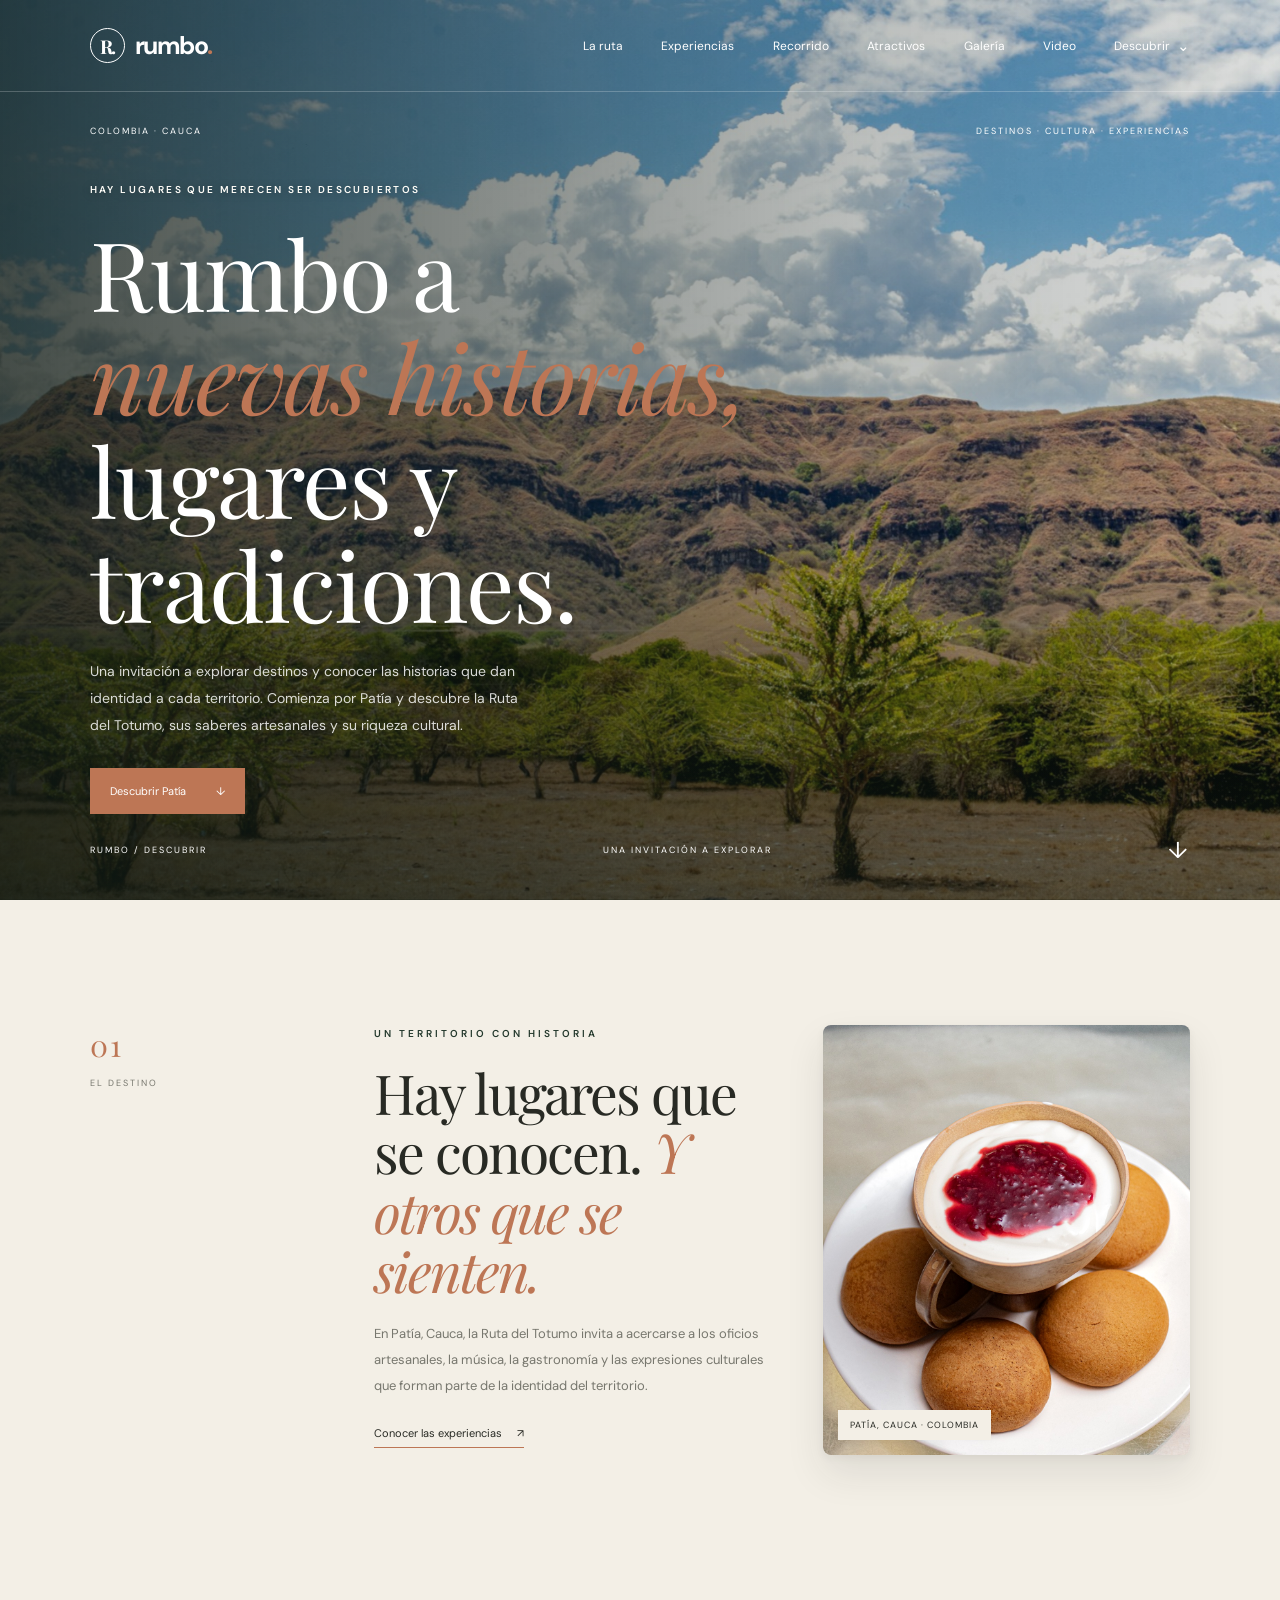
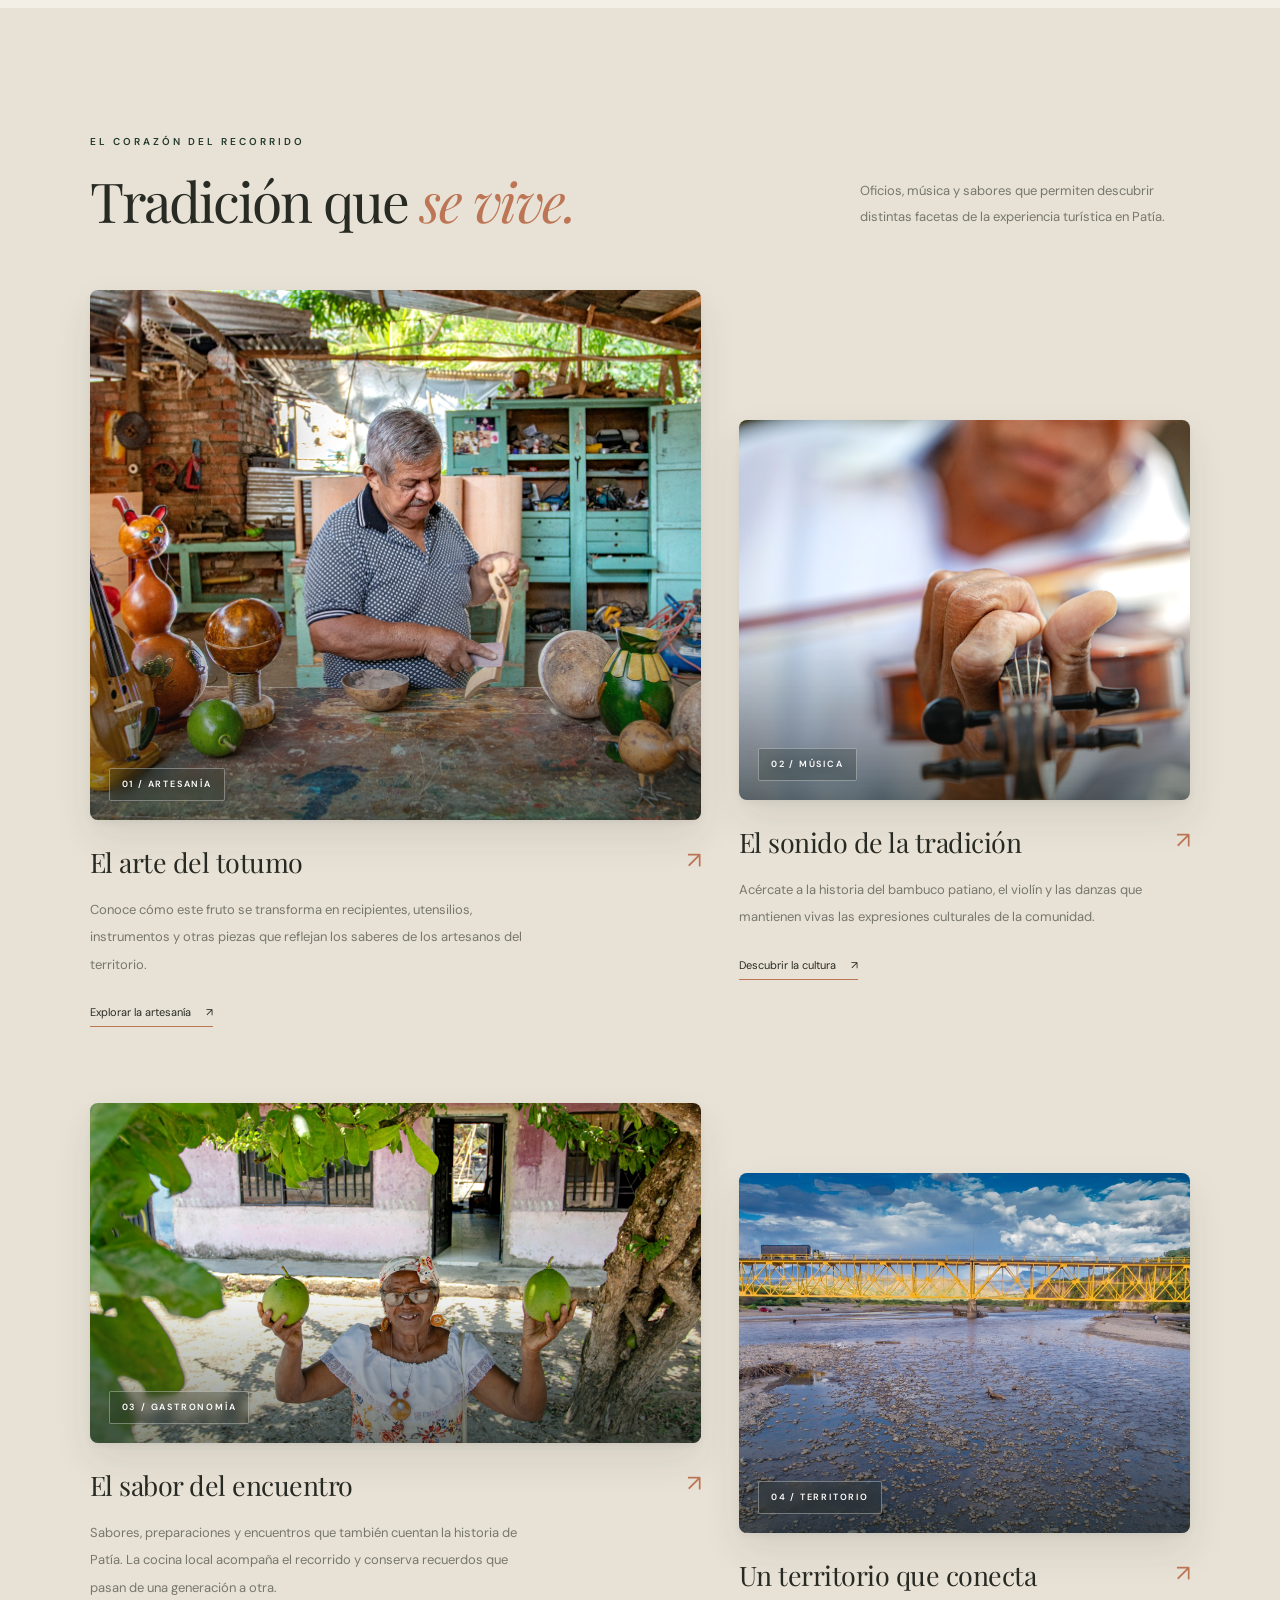
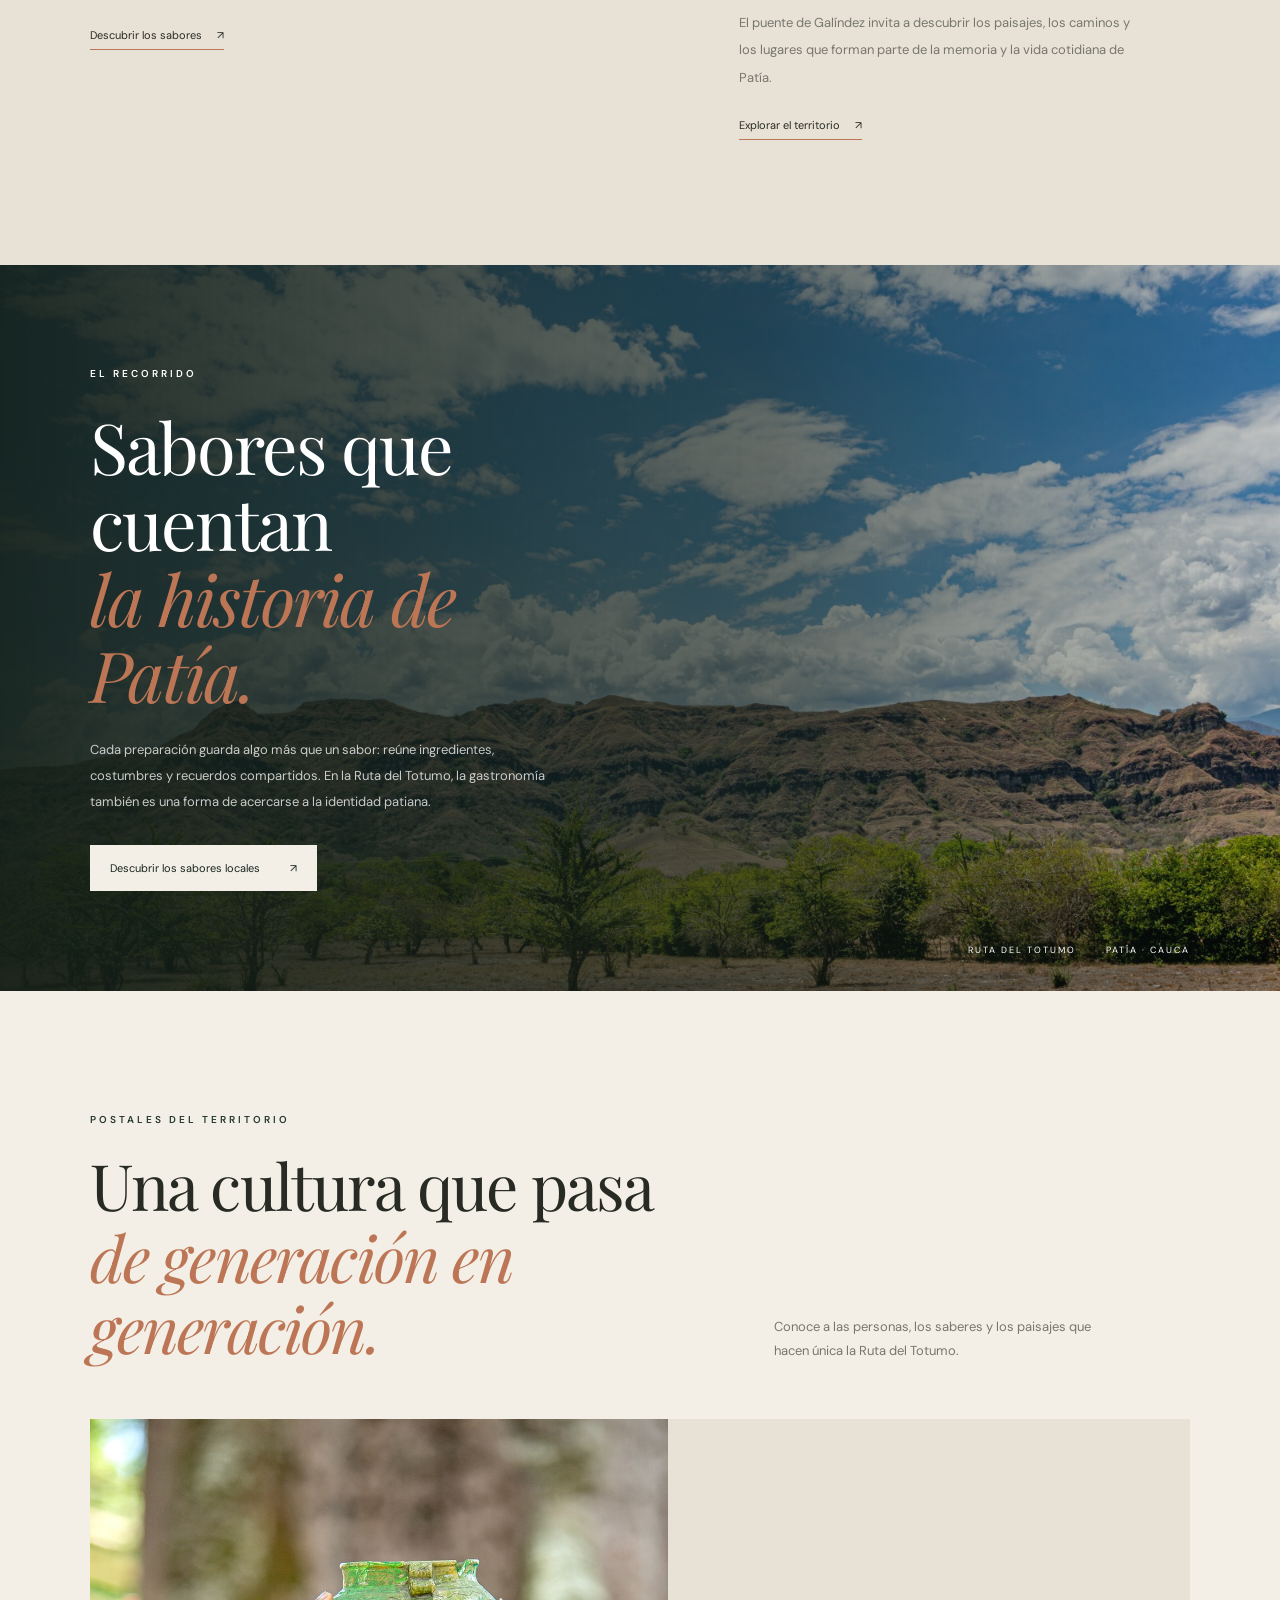
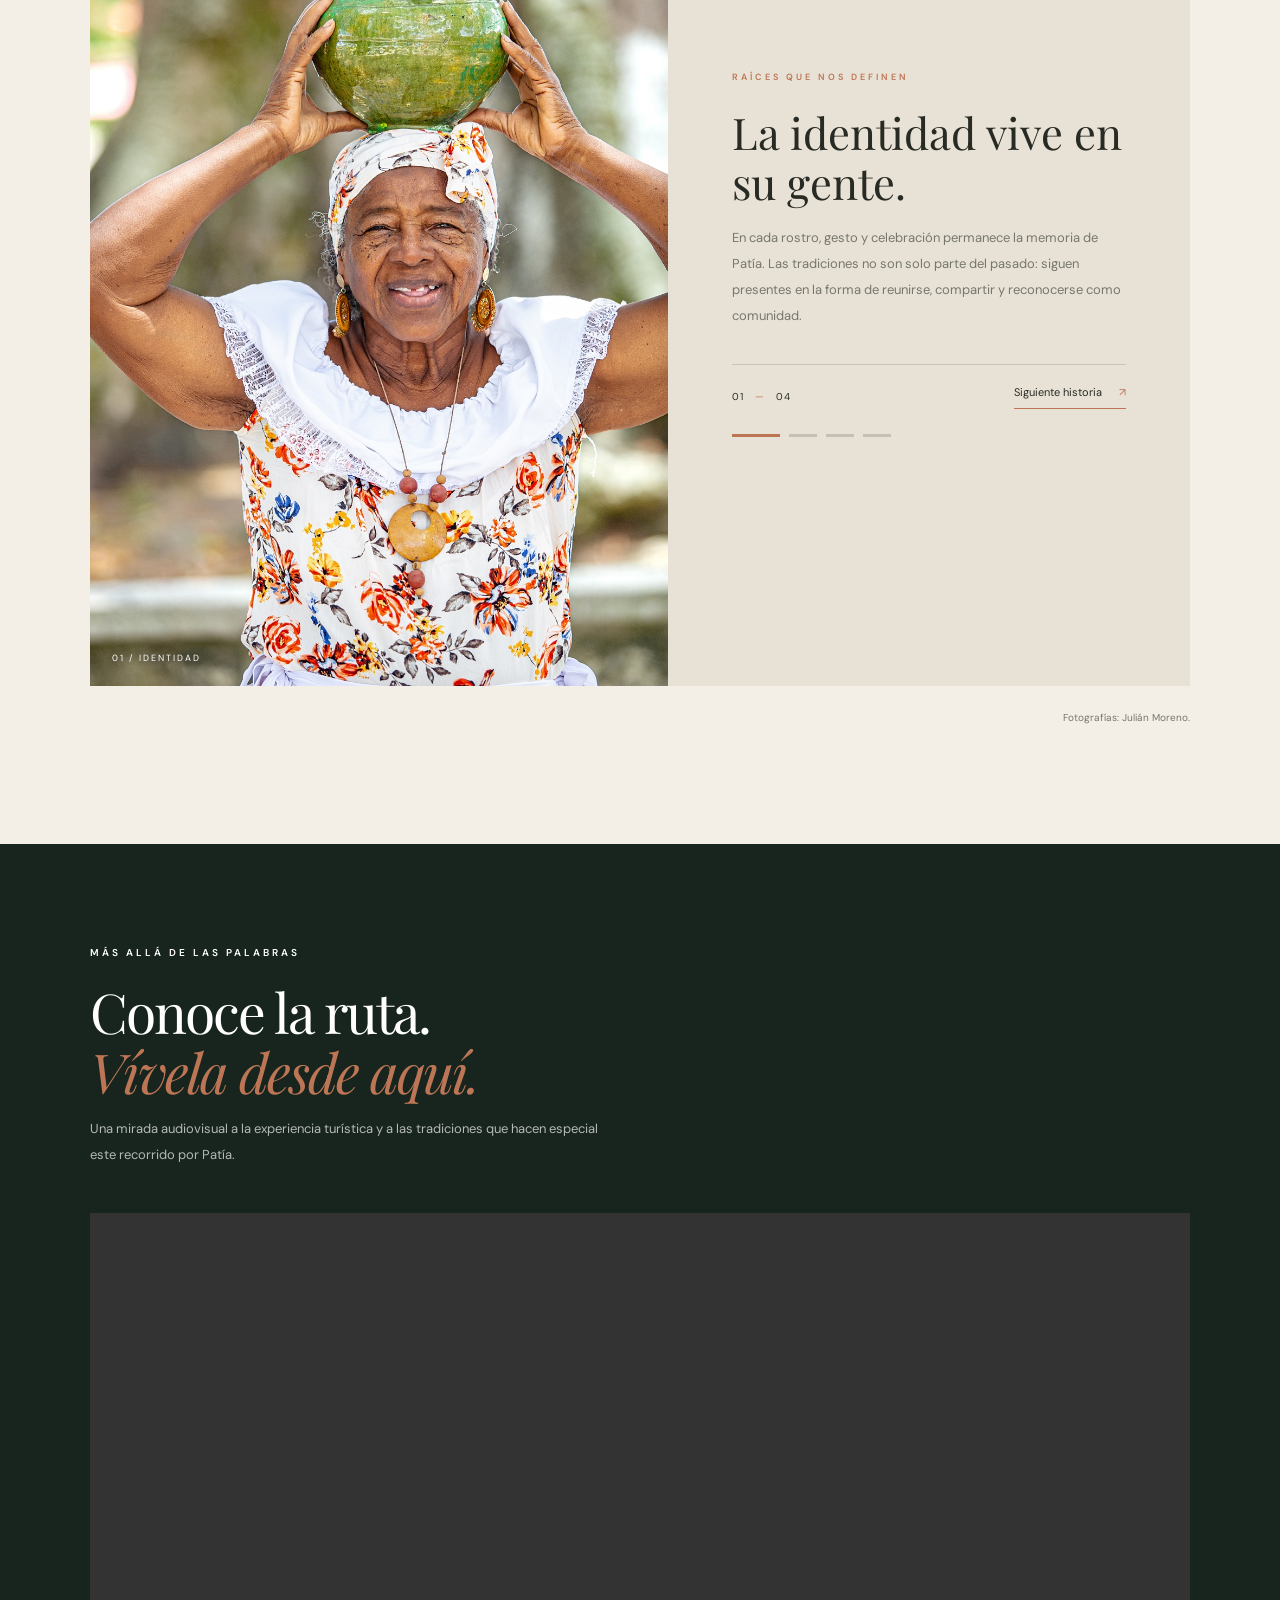
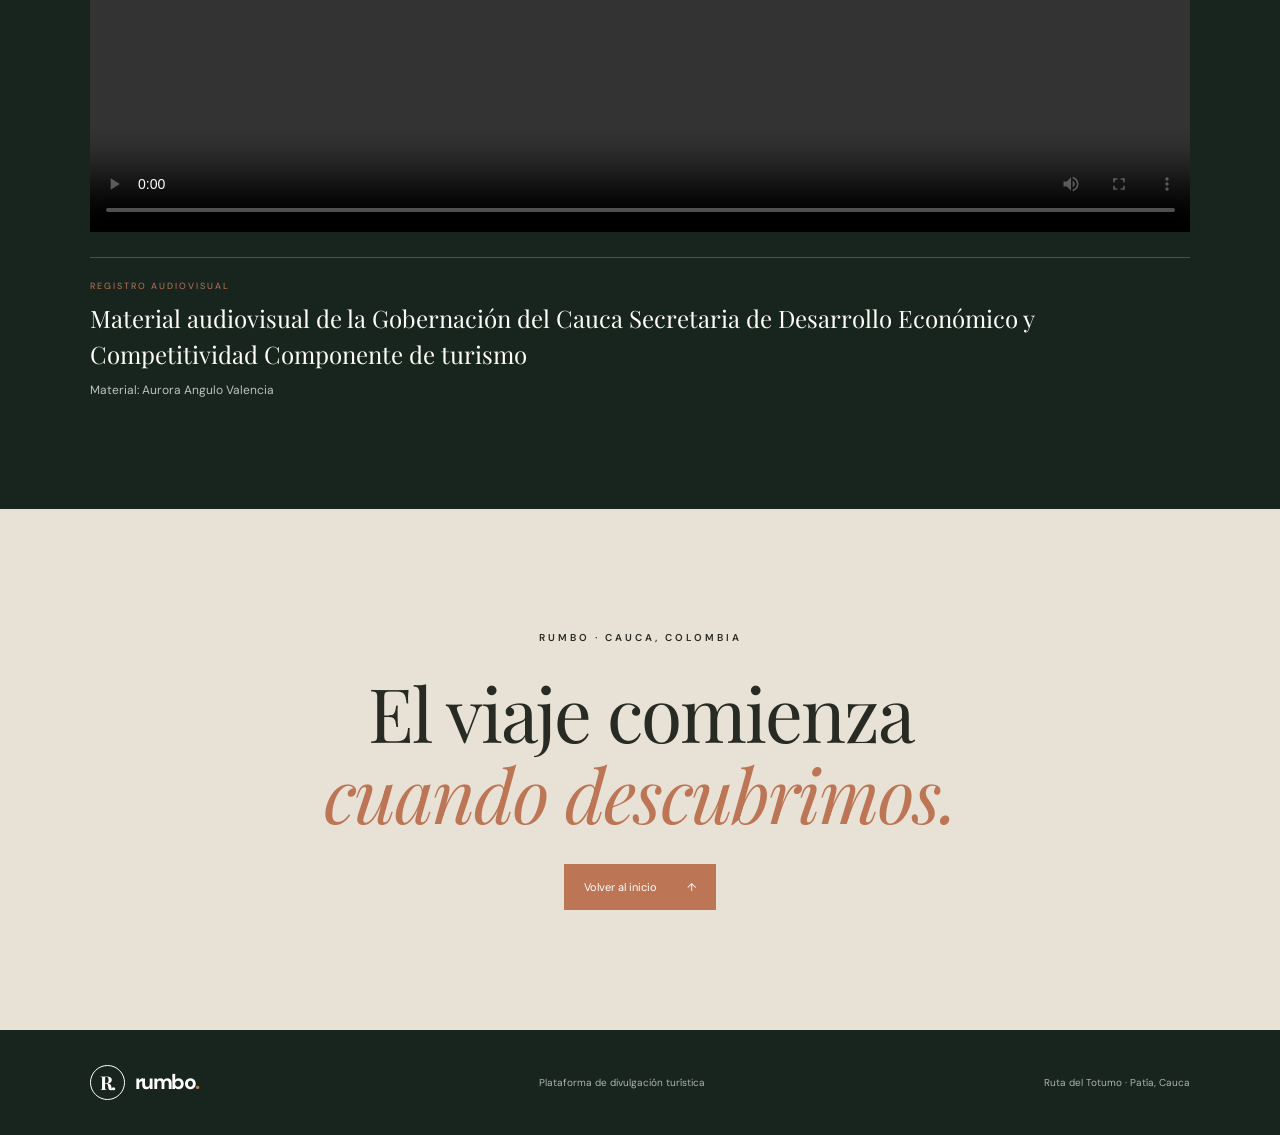
<file: index.html>
<!DOCTYPE html>
<html lang="es">
<head>
<meta charset="UTF-8">
<meta name="viewport" content="width=device-width, initial-scale=1.0">
<meta name="description" content="Rumbo es una plataforma para descubrir destinos, experiencias y expresiones culturales. Explora la Ruta del Totumo y la riqueza de Patía, Cauca.">
<meta name="theme-color" content="#18251e">
<title>Rumbo | Descubre Patía y sus experiencias</title>
<link rel="preconnect" href="https://fonts.googleapis.com">
<link rel="preconnect" href="https://fonts.gstatic.com" crossorigin>
<link href="https://fonts.googleapis.com/css2?family=DM+Sans:wght@400;500;600;700&family=Playfair+Display:wght@400;500;600;700&display=swap" rel="stylesheet">
<link rel="stylesheet" href="css/styles.css">
<script src="js/app.js" defer></script>
<style>
.menu-paginas {
    position: relative;
    display: inline-flex;
    align-items: center;
    height: 100%;
}
.menu-paginas summary {
    display: flex;
    align-items: center;
    gap: 7px;
    cursor: pointer;
    list-style: none;
    white-space: nowrap;
    font-size: 12px;
}
.menu-paginas summary::-webkit-details-marker {
    display: none;
}
.menu-paginas summary::after {
    content: "⌄";
    font-size: 15px;
    transition: transform .25s ease;
}
.menu-paginas[open] summary::after {
    transform: rotate(180deg);
}
.menu-paginas summary:hover {
    opacity: .7;
}
.menu-paginas-lista {
    position: absolute;
    top: calc(100% + 22px);
    right: 0;
    z-index: 30;
    width: 215px;
    padding: 10px;
    background: #f3efe6;
    color: #282a24;
    border: 1px solid rgb(40 42 36 / 12%);
    box-shadow: 0 14px 35px rgb(0 0 0 / 18%);
}
.menu-paginas-lista a {
    display: flex;
    flex-direction: column;
    gap: 5px;
    padding: 13px 12px;
    font-size: 12px;
    transition: background .25s ease, padding .25s ease;
    color: #282a24;
}
.menu-paginas-lista a + a {
    border-top: 1px solid rgb(40 42 36 / 12%);
}
.menu-paginas-lista a:hover {
    padding-left: 17px;
    background: #e8e2d6;
}
.menu-paginas-lista small {
    color: #77776e;
    font-size: 10px;
}
@media (max-width: 1000px) {
    .menu-paginas-lista {
        top: calc(100% + 12px);
    }
}
@media (max-width: 650px) {
    .menu-paginas summary {
        font-size: 10px;
    }
    .menu-paginas-lista {
        position: fixed;
        top: 120px;
        right: 16px;
        width: 205px;
    }
}
</style>
</head>

<body>
<header class="encabezado" id="inicio">
    <a class="marca" href="#inicio" aria-label="Rumbo, inicio">
        <span class="marca-simbolo">R.</span>
        <span>rumbo<span class="marca-punto">.</span></span>
    </a>

    <nav class="navegacion" aria-label="Navegación principal">
        <a href="#ruta">La ruta</a>
        <a href="#experiencias">Experiencias</a>
        <a href="#recorrido">Recorrido</a>
        <a href="#experiencias">Atractivos</a>
        <a href="#galeria">Galería</a>
        <a href="#video">Video</a>

        <details class="menu-paginas">
            <summary>Descubrir</summary>
            <div class="menu-paginas-lista">
                <a href="paginas/artesania.html">
                    Artesanía
                    <small>Oficios y saberes del totumo</small>
                </a>
                <a href="paginas/musica.html">
                    Música y tradición
                    <small>Violín, bambuco y danza</small>
                </a>
                <a href="paginas/sabores.html">
                    Sabores
                    <small>Gastronomía y memoria patiana</small>
                </a>
                <a href="paginas/territorio.html">
                    Territorio
                    <small>Paisajes y lugares por conocer</small>
                </a>
            </div>
        </details>
    </nav>
</header>

<main>
    <!-- PORTADA -->
    <section class="portada" aria-labelledby="titulo-portada">
        <img
            class="portada-imagen"
            src="img/19.jpeg"
            alt="Paisaje del territorio de Patía, Cauca"
        >

        <div class="portada-capa"></div>

        <div class="portada-superior">
            <span>COLOMBIA · CAUCA</span>
            <span>DESTINOS · CULTURA · EXPERIENCIAS</span>
        </div>

        <div class="portada-contenido">
            <p class="sobretitulo lema-portada">
                HAY LUGARES QUE MERECEN SER DESCUBIERTOS
            </p>

            <h1 id="titulo-portada">
                Rumbo a<br>
                <em>nuevas historias,</em>
                <br>lugares y tradiciones.
            </h1>

            <p class="portada-descripcion">
                Una invitación a explorar destinos y conocer
                las historias que dan identidad a cada territorio.
                Comienza por Patía y descubre la Ruta del Totumo,
                sus saberes artesanales y su riqueza cultural.
            </p>

            <a class="boton-principal" href="#ruta">
                Descubrir Patía <span>↓</span>
            </a>
        </div>

        <div class="portada-inferior">
            <span>RUMBO / DESCUBRIR</span>
            <span>UNA INVITACIÓN A EXPLORAR</span>
            <a href="#ruta" aria-label="Desplazarse hacia la introducción">↓</a>
        </div>
    </section>

    <!-- INTRODUCCIÓN -->
    <section class="introduccion seccion" id="ruta">
        <div class="introduccion-etiqueta">
            <span class="numero-seccion">01</span>
            <span>EL DESTINO</span>
        </div>

        <div class="introduccion-contenido">
            <p class="sobretitulo texto-verde">
                UN TERRITORIO CON HISTORIA
            </p>

            <h2>
                Hay lugares que se conocen.
                <em>Y otros que se sienten.</em>
            </h2>

            <p class="texto-introduccion">
                En Patía, Cauca, la Ruta del Totumo invita a
                acercarse a los oficios artesanales, la música,
                la gastronomía y las expresiones culturales
                que forman parte de la identidad del territorio.
            </p>

            <a class="enlace-texto" href="#experiencias">
                Conocer las experiencias <span>↗</span>
            </a>
        </div>

        <div class="introduccion-imagen imagen-marco">
            <img
                src="img/kumis.jpeg"
                alt="Kumis patiano acompañado de cucas"
                loading="lazy"
            >
            <span class="imagen-nota">
                PATÍA, CAUCA · COLOMBIA
            </span>
        </div>
    </section>

    <!-- EXPERIENCIAS -->
    <section class="experiencias seccion" id="experiencias">
        <div class="cabecera-seccion">
            <div>
                <p class="sobretitulo texto-verde">
                    EL CORAZÓN DEL RECORRIDO
                </p>
                <h2>
                    Tradición que <em>se vive.</em>
                </h2>
            </div>

            <p class="cabecera-descripcion">
                Oficios, música y sabores que permiten descubrir
                distintas facetas de la experiencia turística
                en Patía.
            </p>
        </div>

        <div class="rejilla-experiencias">
            <!-- ARTESANÍA -->
            <article class="experiencia experiencia-grande">
                <div class="experiencia-foto">
                    <img
                        src="img/9.jpeg"
                        alt="Espacio de trabajo artesanal en el que se elaboran piezas de totumo"
                        loading="lazy"
                    >
                    <span class="experiencia-numero">
                        01 / ARTESANÍA
                    </span>
                </div>

                <div class="experiencia-info">
                    <div>
                        <h3>El arte del totumo</h3>
                        <p>
                            Conoce cómo este fruto se transforma
                            en recipientes, utensilios, instrumentos
                            y otras piezas que reflejan los saberes
                            de los artesanos del territorio.
                        </p>
                        <a class="enlace-texto" href="paginas/artesania.html">
                            Explorar la artesanía <span>↗</span>
                        </a>
                    </div>
                    <span class="flecha-decorativa">↗</span>
                </div>
            </article>

            <!-- MÚSICA -->
            <article class="experiencia experiencia-desplazada">
                <div class="experiencia-foto">
                    <img
                        src="img/17.jpeg"
                        alt="Intérprete de violín, expresión musical tradicional"
                        loading="lazy"
                    >
                    <span class="experiencia-numero">
                        02 / MÚSICA
                    </span>
                </div>

                <div class="experiencia-info">
                    <div>
                        <h3>El sonido de la tradición</h3>
                        <p>
                            Acércate a la historia del bambuco
                            patiano, el violín y las danzas que
                            mantienen vivas las expresiones
                            culturales de la comunidad.
                        </p>
                        <a class="enlace-texto" href="paginas/musica.html">
                            Descubrir la cultura <span>↗</span>
                        </a>
                    </div>
                    <span class="flecha-decorativa">↗</span>
                </div>
            </article>

            <!-- GASTRONOMÍA -->
            <article class="experiencia experiencia-tercera">
                <div class="experiencia-foto">
                    <img
                        src="img/8.jpeg"
                        alt="Preparación gastronómica tradicional de Patía"
                        loading="lazy"
                    >
                    <span class="experiencia-numero">
                        03 / GASTRONOMÍA
                    </span>
                </div>

                <div class="experiencia-info">
                    <div>
                        <h3>El sabor del encuentro</h3>
                        <p>
                            Sabores, preparaciones y encuentros que
                            también cuentan la historia de Patía.
                            La cocina local acompaña el recorrido
                            y conserva recuerdos que pasan de una
                            generación a otra.
                        </p>
                        <a class="enlace-texto" href="paginas/sabores.html">
                            Descubrir los sabores <span>↗</span>
                        </a>
                    </div>
                    <span class="flecha-decorativa">↗</span>
                </div>
            </article>

            <!-- TERRITORIO -->
            <article class="experiencia experiencia-territorio">
                <div class="experiencia-foto">
                    <img
                        src="img/puente Galindez.jpg"
                        alt="Puente de Galíndez, paisaje y conexión del territorio de Patía"
                        loading="lazy"
                    >
                    <span class="experiencia-numero">
                        04 / TERRITORIO
                    </span>
                </div>

                <div class="experiencia-info">
                    <div>
                        <h3>Un territorio que conecta</h3>
                        <p>
                            El puente de Galíndez invita a descubrir
                            los paisajes, los caminos y los lugares
                            que forman parte de la memoria y la vida
                            cotidiana de Patía.
                        </p>
                        <a class="enlace-texto" href="paginas/territorio.html">
                            Explorar el territorio <span>↗</span>
                        </a>
                    </div>
                    <span class="flecha-decorativa">↗</span>
                </div>
            </article>
        </div>
    </section>

    <!-- RECORRIDO -->
    <section class="itinerario" id="recorrido">
        <div class="itinerario-fondo"></div>

        <div class="itinerario-contenido">
            <p class="sobretitulo">EL RECORRIDO</p>

            <h2>
                Sabores que cuentan<br>
                <em>la historia de Patía.</em>
            </h2>

            <p>
                Cada preparación guarda algo más que un sabor:
                reúne ingredientes, costumbres y recuerdos compartidos.
                En la Ruta del Totumo, la gastronomía también es una
                forma de acercarse a la identidad patiana.
            </p>

            <a class="boton-claro" href="paginas/sabores.html">
                Descubrir los sabores locales <span>↗</span>
            </a>
        </div>

        <div class="itinerario-nota">
            <span>RUTA DEL TOTUMO</span>
            <span>PATÍA · CAUCA</span>
        </div>
    </section>

    <!-- GALERÍA CULTURAL INTERACTIVA -->
    <section class="galeria-cultural" id="galeria">
        <div class="galeria-cultural-cabecera">
            <p class="sobretitulo">POSTALES DEL TERRITORIO</p>

            <h2>
                Una cultura que pasa
                <em>de generación en generación.</em>
            </h2>

            <p>
                Conoce a las personas, los saberes y los paisajes
                que hacen única la Ruta del Totumo.
            </p>
        </div>

        <div class="relato-cultural" aria-live="polite">
            <div class="relato-imagen">
                <img
                    id="relato-foto"
                    src="img/4.jpeg"
                    alt="Mujer patiana con un totumo, símbolo de identidad cultural"
                >
                <span id="relato-numero">01 / IDENTIDAD</span>
            </div>

            <div class="relato-contenido">
                <p class="sobretitulo" id="relato-etiqueta">
                    RAÍCES QUE NOS DEFINEN
                </p>

                <h3 id="relato-titulo">
                    La identidad vive en su gente.
                </h3>

                <p id="relato-texto">
                    En cada rostro, gesto y celebración permanece
                    la memoria de Patía. Las tradiciones siguen
                    presentes en la forma de reunirse, compartir
                    y reconocerse como comunidad.
                </p>

                <div class="relato-controles">
                    <span class="relato-progreso" id="relato-progreso">
                        01 <i>—</i> 04
                    </span>

                    <button
                        class="relato-siguiente"
                        id="relato-siguiente"
                        type="button"
                    >
                        Siguiente historia <span>↗</span>
                    </button>
                </div>

                <div class="relato-puntos" aria-label="Elegir relato cultural">
                    <button
                        class="relato-punto activo"
                        type="button"
                        data-relato="0"
                        aria-label="Ver identidad"
                        aria-current="true"
                    ></button>

                    <button
                        class="relato-punto"
                        type="button"
                        data-relato="1"
                        aria-label="Ver saberes artesanales"
                    ></button>

                    <button
                        class="relato-punto"
                        type="button"
                        data-relato="2"
                        aria-label="Ver música y danza"
                    ></button>

                    <button
                        class="relato-punto"
                        type="button"
                        data-relato="3"
                        aria-label="Ver territorio y tradición"
                    ></button>
                </div>
            </div>
        </div>

        <p class="credito-fotografico">
            Fotografías: Julián Moreno.
        </p>
    </section>

    <!-- VIDEO -->
    <section class="video-seccion" id="video">
        <div class="video-texto">
            <p class="sobretitulo">MÁS ALLÁ DE LAS PALABRAS</p>

            <h2>
                Conoce la ruta.<br>
                <em>Vívela desde aquí.</em>
            </h2>

            <p>
                Una mirada audiovisual a la experiencia turística
                y a las tradiciones que hacen especial este recorrido
                por Patía.
            </p>
        </div>

        <div class="video-marco">
            <video controls preload="metadata" playsinline>
                <source src="video/ruta-del-totumo.mp4" type="video/mp4">
                Tu navegador no puede reproducir este video.
            </video>
        </div>

        <div class="video-credito">
            <span class="video-credito-etiqueta">REGISTRO AUDIOVISUAL</span>
            <p>Material audiovisual de la Gobernación del Cauca Secretaria de Desarrollo Económico y Competitividad Componente de turismo</p>
            <span class="video-credito-autora">
                Material: Aurora Angulo Valencia
            </span>
        </div>
    </section>

    <!-- CIERRE -->
    <section class="cierre">
        <p class="sobretitulo">RUMBO · CAUCA, COLOMBIA</p>

        <h2>
            El viaje comienza<br>
            <em>cuando descubrimos.</em>
        </h2>

        <a class="boton-principal" href="#inicio">
            Volver al inicio <span>↑</span>
        </a>
    </section>
</main>

<footer class="pie-pagina">
    <a class="marca marca-pie" href="#inicio">
        <span class="marca-simbolo">R.</span>
        <span>rumbo<span class="marca-punto">.</span></span>
    </a>

    <p>Plataforma de divulgación turística</p>
    <p>Ruta del Totumo · Patía, Cauca</p>
</footer>
</body>
</html>
</file>
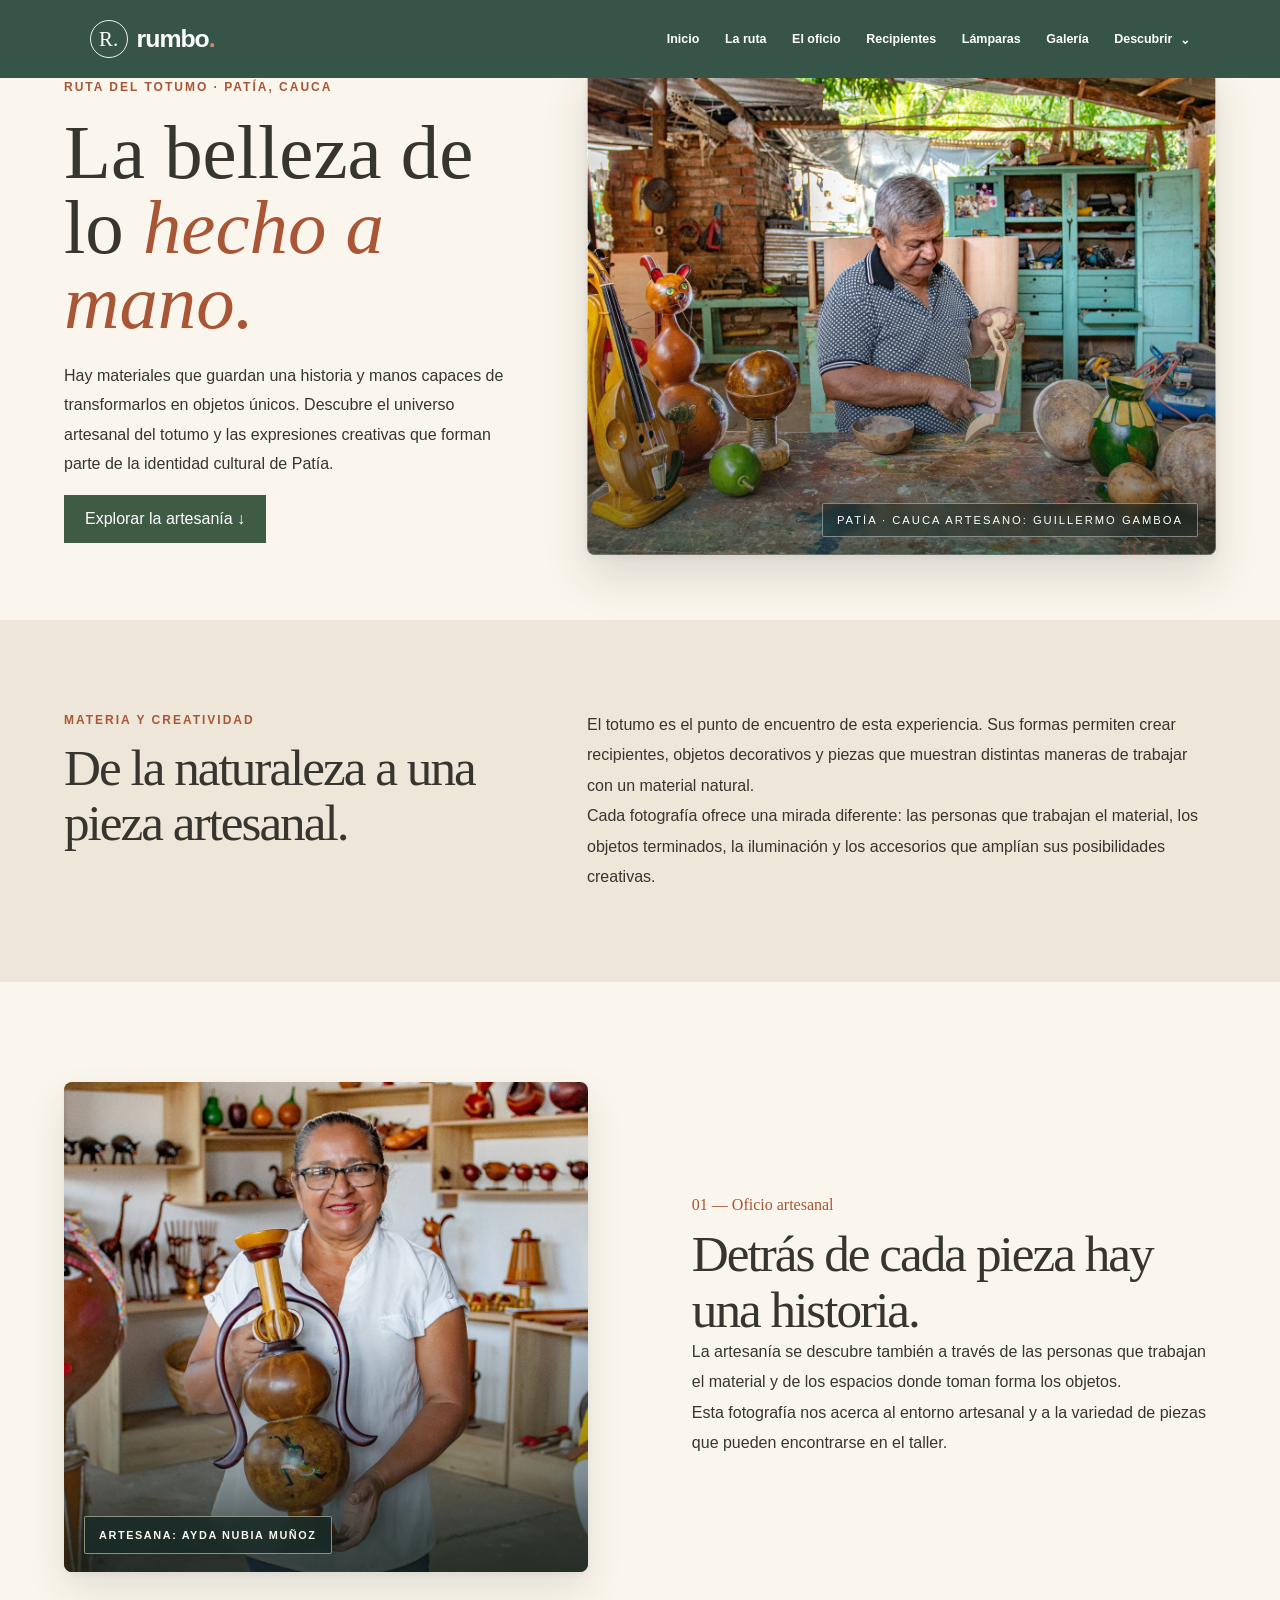
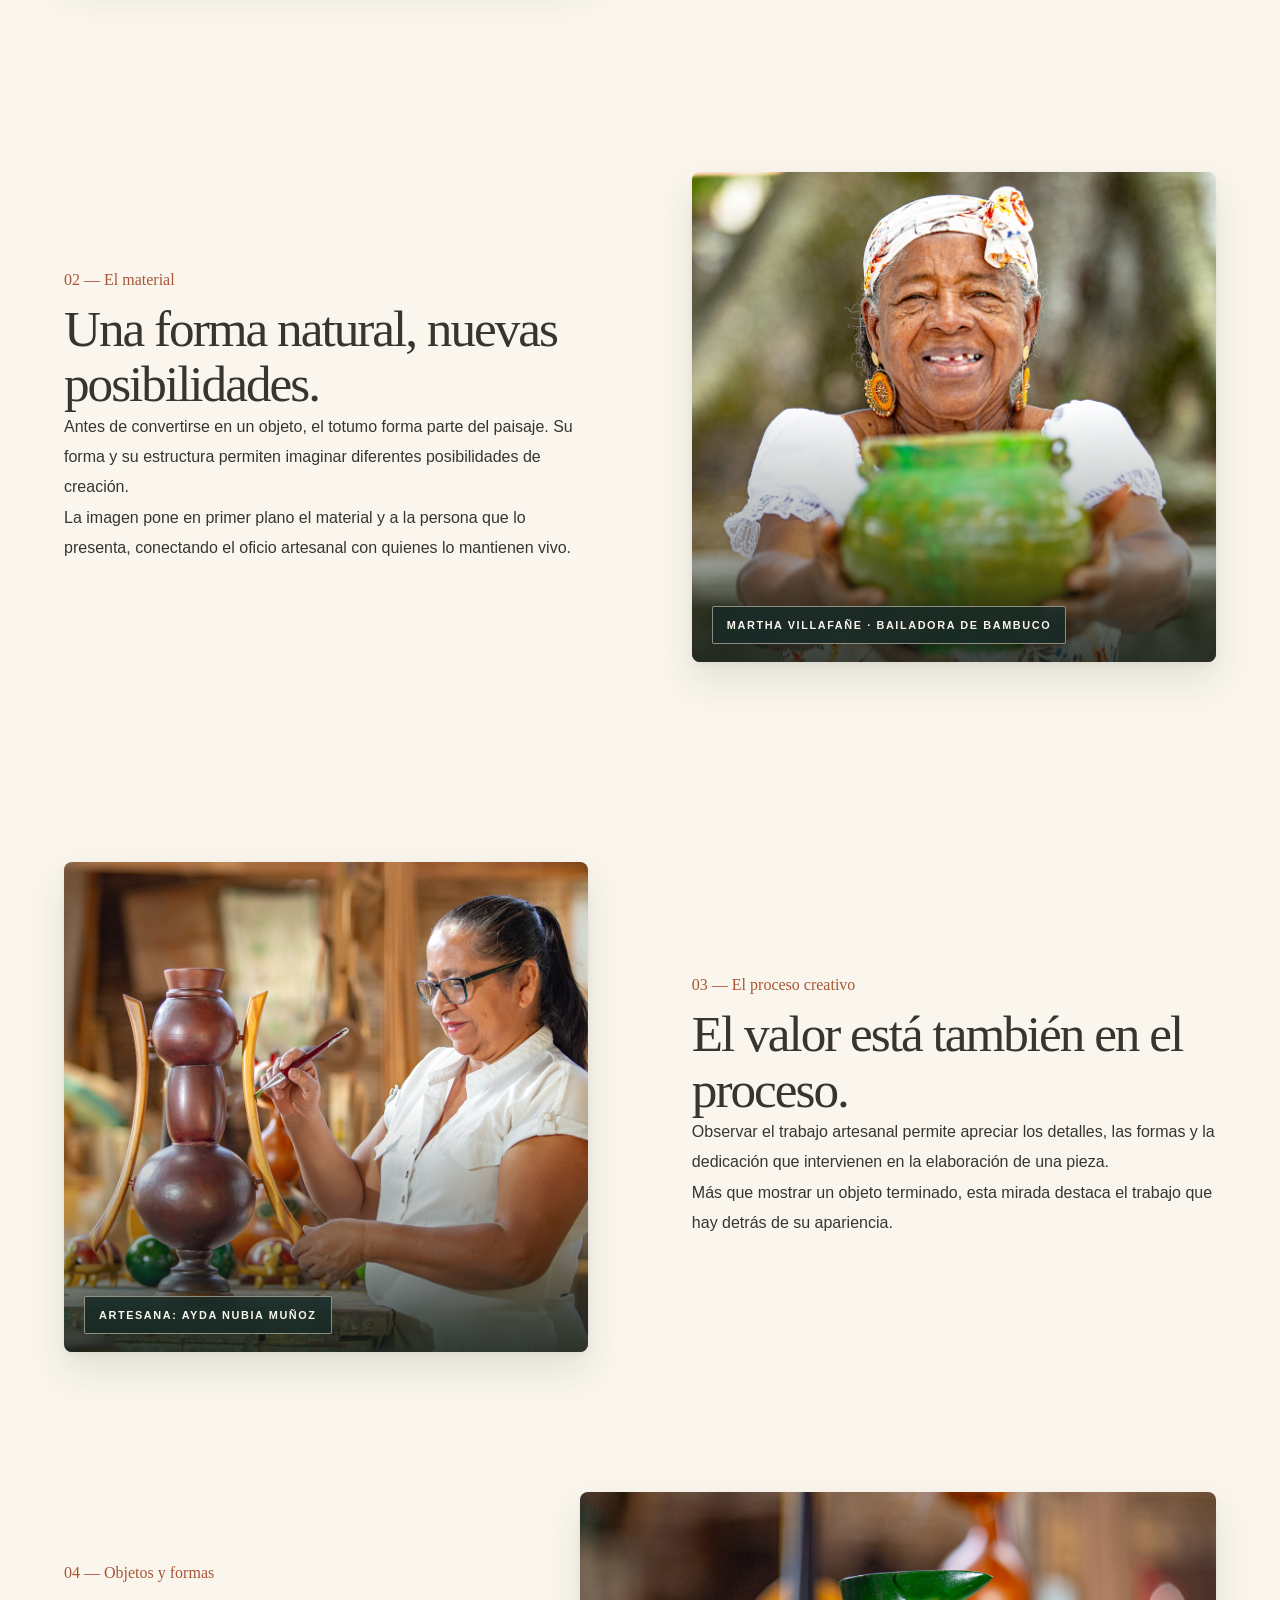
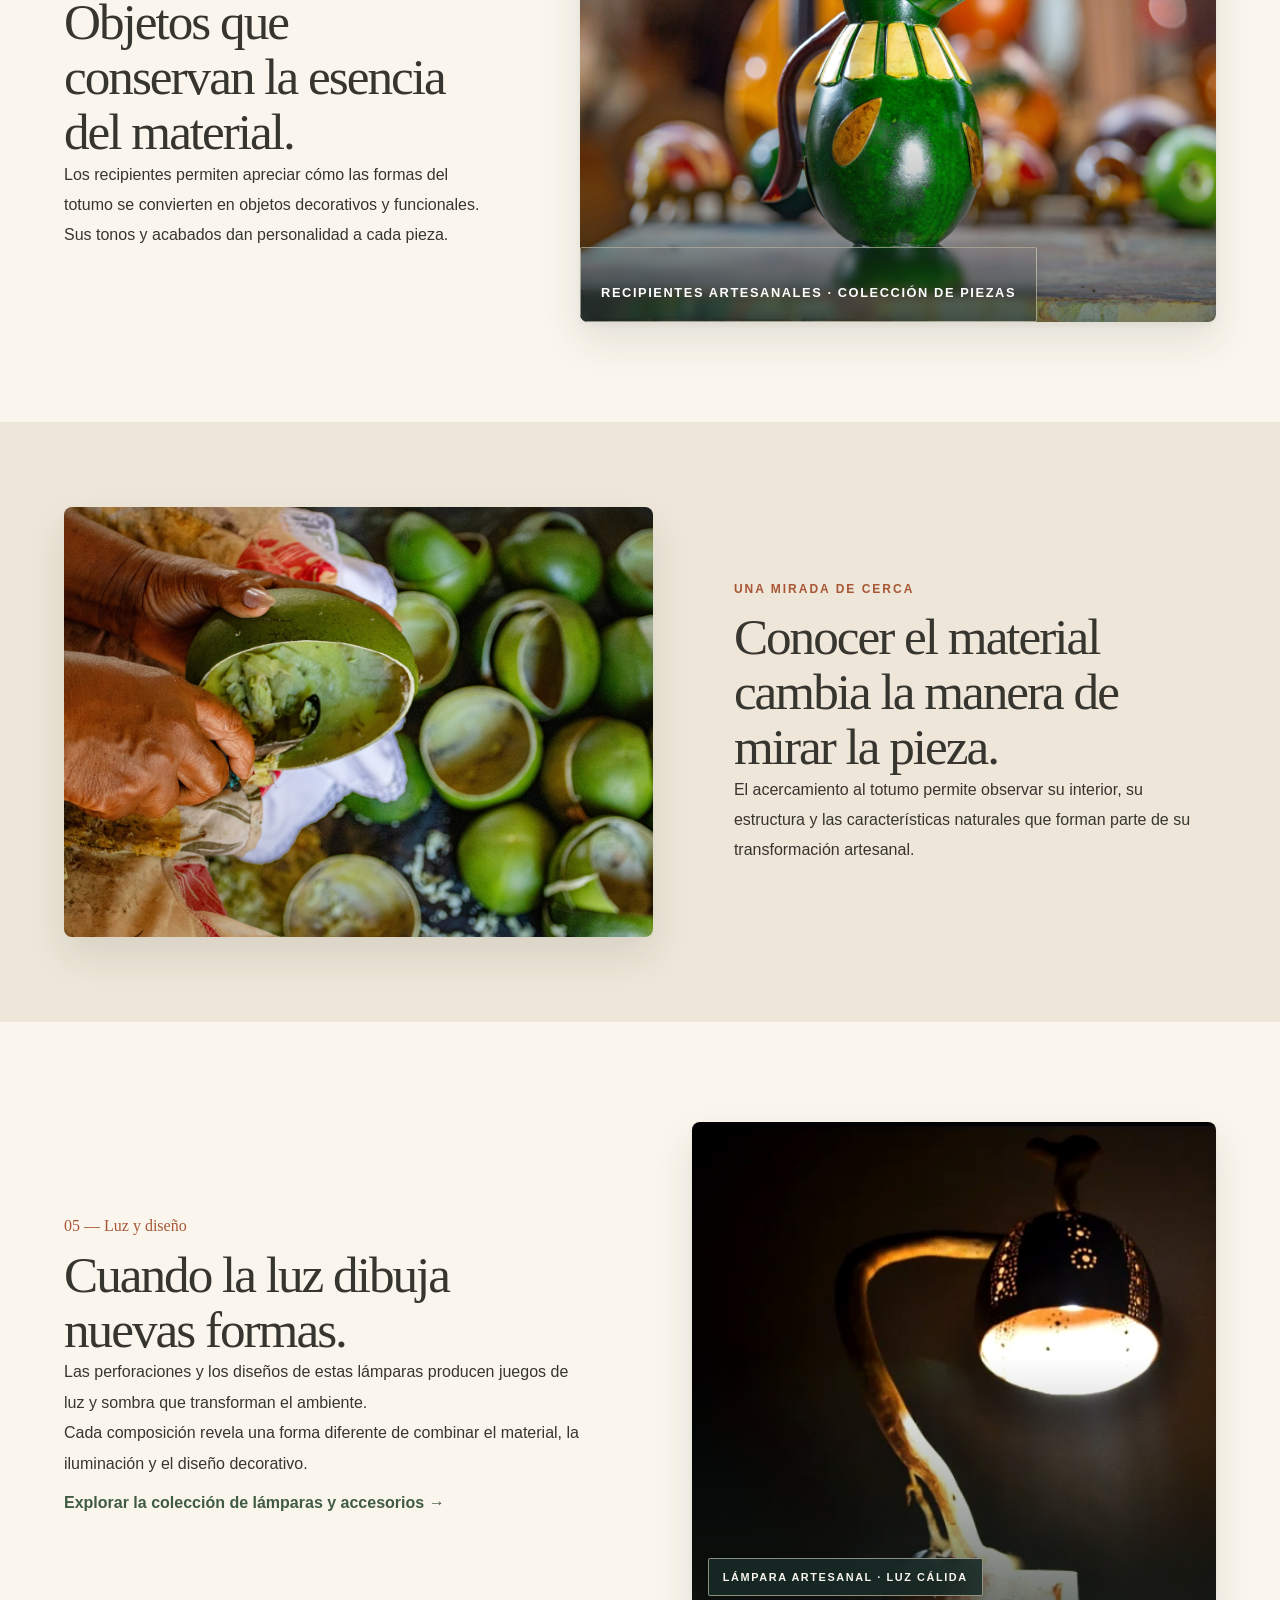
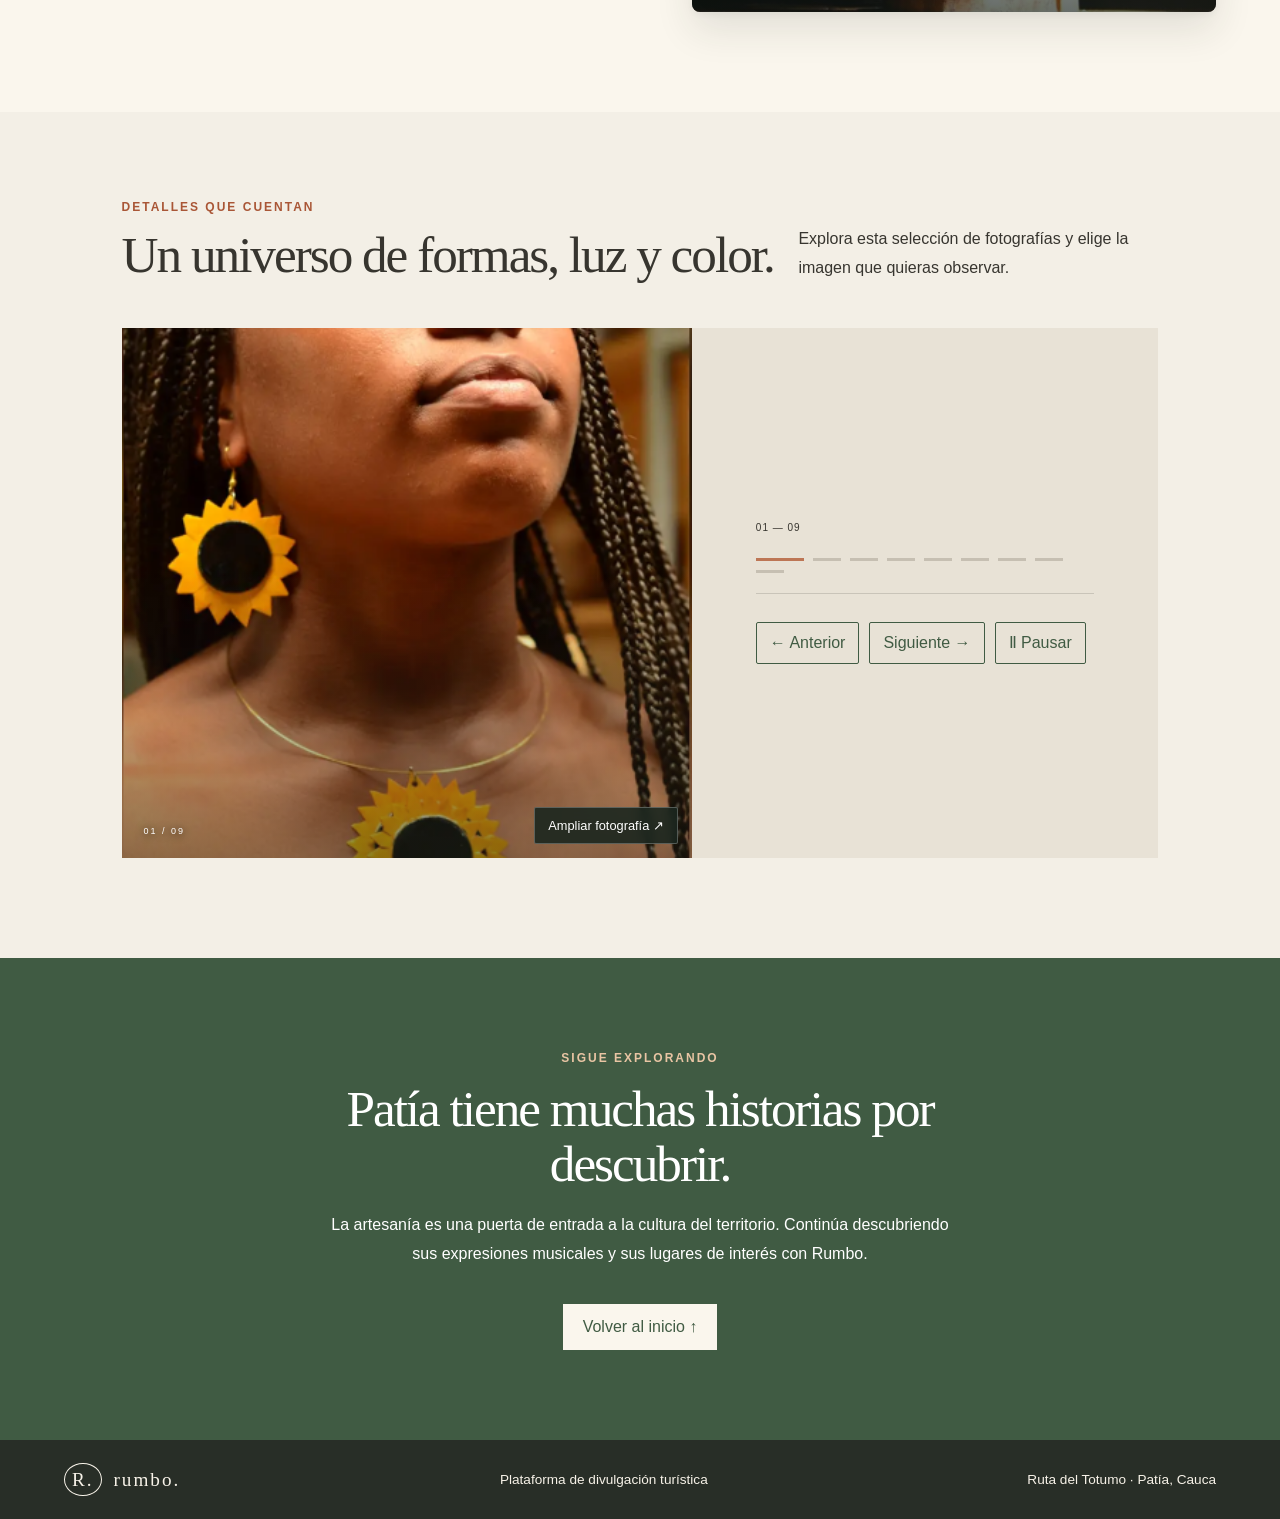
<file: paginas/artesania.html>
<!DOCTYPE html>
<html lang="es">
<head>
    <meta charset="UTF-8">
    <meta name="viewport" content="width=device-width, initial-scale=1.0">
    <meta name="description" content="Descubre la artesanía, las lámparas, los recipientes y los accesorios elaborados en totumo en Patía, Cauca.">
    <title>Artesanía | Rumbo</title>
    <link rel="stylesheet" href="../css/styles.css">
    <link rel="stylesheet" href="../css/paginas.css">

    <style>
        /* BARRA SUPERIOR */
        .artesania-pagina .barra-artesania {
            position: relative;
            z-index: 20;
            min-height: 78px;
            display: grid;
            grid-template-columns: auto 1fr;
            align-items: center;
            gap: 35px;
            padding: 15px 7%;
            border: 0;
            color: #fff;
            background: #365548;
            box-shadow: none;
        }

        .artesania-pagina .marca-artesania {
            display: inline-flex;
            align-items: center;
            gap: 9px;
            width: fit-content;
            color: #fff;
            font-family: Arial, Helvetica, sans-serif;
            font-size: 1.55rem;
            font-weight: 700;
            letter-spacing: -1px;
            text-decoration: none;
        }

        .artesania-pagina .marca-artesania .simbolo-rumbo {
            width: 38px;
            height: 38px;
            display: inline-flex;
            align-items: center;
            justify-content: center;
            border: 1px solid rgba(255,255,255,.9);
            border-radius: 50%;
            font-family: Georgia, "Times New Roman", serif;
            font-size: 1.3rem;
            font-weight: normal;
        }

        .artesania-pagina .marca-artesania .rumbo-punto {
            color: #d18a69;
        }

        .artesania-pagina .nav-artesania {
            display: flex;
            align-items: center;
            justify-content: flex-end;
            flex-wrap: wrap;
            gap: clamp(14px, 2vw, 30px);
        }

        .artesania-pagina .nav-artesania > a,
        .artesania-pagina .boton-descubrir {
            position: relative;
            color: #fff;
            font-family: inherit;
            font-size: .78rem;
            font-weight: 600;
            text-decoration: none;
            white-space: nowrap;
            transition: color .25s ease;
        }

        .artesania-pagina .nav-artesania > a::after {
            position: absolute;
            right: 0;
            bottom: -7px;
            left: 0;
            height: 1px;
            content: "";
            background: #d18a69;
            transform: scaleX(0);
            transform-origin: left;
            transition: transform .25s ease;
        }

        .artesania-pagina .nav-artesania > a:hover,
        .artesania-pagina .nav-artesania > a:focus-visible,
        .artesania-pagina .boton-descubrir:hover {
            color: #f0c6a8;
        }

        .artesania-pagina .nav-artesania > a:hover::after,
        .artesania-pagina .nav-artesania > a:focus-visible::after {
            transform: scaleX(1);
        }

        /* MENÚ DESCUBRIR */
        .artesania-pagina .descubrir-artesania {
            position: relative;
            align-self: center;
        }

        .artesania-pagina .boton-descubrir {
            display: inline-flex;
            align-items: center;
            gap: 8px;
            padding: 12px 0;
            border: 0;
            background: transparent;
            cursor: pointer;
        }

        .artesania-pagina .flecha-descubrir {
            display: inline-block;
            transition: transform .25s ease;
        }

        .artesania-pagina .descubrir-artesania.abierto .flecha-descubrir {
            transform: rotate(180deg);
        }

        .artesania-pagina .menu-descubrir {
            position: absolute;
            z-index: 100;
            top: calc(100% + 12px);
            right: 0;
            width: 270px;
            padding: 8px 0;
            color: #37352f;
            background: #f4efe5;
            box-shadow: 0 12px 30px rgba(0,0,0,.16);
            opacity: 0;
            visibility: hidden;
            transform: translateY(8px);
            transition: opacity .2s ease, transform .2s ease, visibility .2s ease;
        }

        .artesania-pagina .descubrir-artesania.abierto .menu-descubrir {
            opacity: 1;
            visibility: visible;
            transform: translateY(0);
        }

        .artesania-pagina .menu-descubrir a {
            display: block;
            padding: 15px 20px;
            color: #37352f;
            text-decoration: none;
            border-bottom: 1px solid rgba(55,53,47,.12);
            transition: background .2s ease, padding-left .2s ease;
        }

        .artesania-pagina .menu-descubrir a:last-child {
            border-bottom: 0;
        }

        .artesania-pagina .menu-descubrir a:hover {
            padding-left: 25px;
            background: #e8dfd0;
        }

        .artesania-pagina .menu-descubrir a span {
            display: block;
            margin-bottom: 5px;
            font-size: .83rem;
        }

        .artesania-pagina .menu-descubrir a small {
            display: block;
            color: #858176;
            font-size: .72rem;
            line-height: 1.5;
        }

        html {
            scroll-behavior: smooth;
            scroll-padding-top: 20px;
        }

        .artesania-pagina section[id] {
            scroll-margin-top: 20px;
        }

        /* RECIPIENTES: SE CONSERVA EL ESTILO */
        .artesania-pagina .coleccion-recipient.es {
            padding-block: 40px 100px;
        }

        .artesania-pagina .rejilla-recipient.es {
            display: grid;
            grid-template-columns: .8fr 1.2fr;
            gap: 8%;
            align-items: center;
        }

        .artesania-pagina .foto-recipient.es {
            position: relative;
            height: 430px;
            min-width: 0;
            overflow: hidden;
            isolation: isolate;
            border-radius: 8px;
            background: #e8e1d4;
            box-shadow: 0 18px 38px rgba(40,42,36,.11),
                        0 3px 8px rgba(40,42,36,.05);
            outline: 1px solid rgba(255,255,255,.55);
            outline-offset: -1px;
            transform: translateZ(0);
        }

        .artesania-pagina .foto-recipient.es img {
            display: block;
            width: 100%;
            height: 100%;
            object-fit: cover;
            filter: saturate(.96) contrast(1.03);
            transition: transform .9s cubic-bezier(.2,.7,.2,1),
                        filter .7s ease;
        }

        .artesania-pagina .foto-recipient.es:hover img {
            transform: scale(1.065);
            filter: saturate(1.08) contrast(1.04);
        }

        .artesania-pagina .foto-recipient.es::before {
            content: "";
            position: absolute;
            z-index: 1;
            inset: 45% 0 0;
            pointer-events: none;
            background: linear-gradient(transparent, rgba(20,29,23,.58));
        }

        .artesania-pagina .foto-recipient.es figcaption {
            position: absolute;
            z-index: 2;
            right: 0;
            bottom: 0;
            left: 0;
            padding: 35px 20px 18px;
            color: white;
            background: linear-gradient(transparent, rgba(20,29,23,.45));
            font-size: .8rem;
            line-height: 1.6;
        }

        /* GALERÍA */
        .artesania-pagina .galeria-artesania {
            padding: 85px 5% 100px;
            background: #f3efe6;
        }

        .artesania-pagina .cabecera-galeria {
            display: flex;
            align-items: end;
            justify-content: space-between;
            gap: 24px;
            margin-bottom: 45px;
        }

        .artesania-pagina .cabecera-galeria h2 {
            margin-bottom: 0;
        }

        .artesania-pagina .cabecera-galeria p {
            max-width: 360px;
            line-height: 1.8;
        }

        .artesania-pagina .galeria-foto-principal {
            display: grid;
            grid-template-columns: minmax(0,1.1fr) minmax(280px,.9fr);
            min-height: 480px;
            background: #e8e2d6;
        }

        .artesania-pagina .galeria-imagen {
            position: relative;
            display: block;
            width: 100%;
            height: 530px;
            min-width: 0;
            overflow: hidden;
            padding: 0;
            border: 0;
            background: transparent;
            cursor: zoom-in;
            text-align: left;
        }

        .artesania-pagina .galeria-imagen img {
            display: block;
            width: 100%;
            height: 100%;
            object-fit: cover;
            object-position: center;
            background: transparent;
            transition: transform .8s cubic-bezier(.2,.7,.2,1),
                        opacity .25s ease;
        }

        .artesania-pagina .galeria-imagen:hover img {
            transform: scale(1.035);
        }

        .artesania-pagina .galeria-imagen img.cambiando-foto {
            opacity: .35;
        }

        .artesania-pagina .galeria-imagen::after {
            content: "";
            position: absolute;
            inset: 45% 0 0;
            pointer-events: none;
            background: linear-gradient(transparent, rgba(20,29,23,.48));
        }

        .artesania-pagina .indicador-ampliar {
            position: absolute;
            z-index: 2;
            right: 14px;
            bottom: 14px;
            padding: 10px 13px;
            color: white;
            border: 1px solid rgba(255,255,255,.25);
            background: rgba(24,37,30,.88);
            font-size: .8rem;
            transition: background .3s ease, transform .3s ease;
        }

        .artesania-pagina .galeria-imagen:hover .indicador-ampliar {
            background: var(--terracota);
            transform: translateY(-3px);
        }

        .artesania-pagina .numero-foto {
            position: absolute;
            z-index: 2;
            left: 22px;
            bottom: 22px;
            color: white;
            font-size: 9px;
            letter-spacing: 2px;
            text-shadow: 0 1px 8px #000;
        }

        .artesania-pagina .galeria-navegacion {
            display: flex;
            flex-direction: column;
            justify-content: center;
            padding: clamp(28px,5vw,70px);
            min-width: 0;
        }

        .artesania-pagina .galeria-progreso {
            padding-bottom: 20px;
            border-bottom: 1px solid rgba(40,42,36,.16);
            font-size: 10px;
            letter-spacing: 1px;
        }

        .artesania-pagina .galeria-puntos {
            display: flex;
            flex-wrap: wrap;
            gap: 9px;
            margin-top: 25px;
        }

        .artesania-pagina .galeria-punto {
            width: 28px;
            height: 3px;
            padding: 0;
            border: 0;
            background: #c6bfb2;
            cursor: pointer;
            transition: width .25s ease, background .25s ease;
        }

        .artesania-pagina .galeria-punto.activa {
            width: 48px;
            background: #bd7655;
        }

        .artesania-pagina .galeria-botones {
            display: flex;
            flex-wrap: wrap;
            align-items: center;
            gap: 10px;
            margin-top: 28px;
        }

        .artesania-pagina .boton-galeria {
            min-height: 42px;
            padding: 10px 13px;
            border: 1px solid var(--verde);
            border-radius: 2px;
            background: transparent;
            color: var(--verde);
            cursor: pointer;
            transition: background .2s ease, color .2s ease, transform .2s ease;
        }

        .artesania-pagina .boton-galeria:hover,
        .artesania-pagina .boton-galeria:focus-visible {
            color: white;
            background: var(--verde);
            transform: translateY(-2px);
        }

        .artesania-pagina .descripcion-galeria {
            display: none !important;
        }

        @media (max-width: 900px) {
            .artesania-pagina .barra-artesania {
                grid-template-columns: 1fr;
                gap: 12px;
            }

            .artesania-pagina .nav-artesania {
                justify-content: flex-start;
                gap: 10px 22px;
            }

            .artesania-pagina .menu-descubrir {
                right: auto;
                left: 0;
            }
        }

        @media (max-width: 800px) {
            .artesania-pagina .rejilla-recipient.es,
            .artesania-pagina .galeria-foto-principal {
                grid-template-columns: 1fr;
            }

            .artesania-pagina .foto-recipient.es {
                height: 380px;
            }

            .artesania-pagina .galeria-imagen {
                height: min(520px,110vw);
            }

            .artesania-pagina .galeria-navegacion {
                padding: 30px;
            }

            .artesania-pagina .cabecera-galeria {
                align-items: flex-start;
                flex-direction: column;
            }
        }

        @media (max-width: 520px) {
            .artesania-pagina .barra-artesania {
                padding: 18px 5%;
            }

            .artesania-pagina .nav-artesania {
                gap: 8px 16px;
            }

            .artesania-pagina .nav-artesania > a,
            .artesania-pagina .boton-descubrir {
                font-size: .74rem;
            }

            .artesania-pagina .marca-artesania {
                font-size: 1.35rem;
            }

            .artesania-pagina .menu-descubrir {
                width: min(270px,85vw);
            }

            .artesania-pagina .foto-recipient.es {
                height: 300px;
            }

            .artesania-pagina .galeria-navegacion {
                padding: 25px 20px;
            }
        }
    </style>
</head>

<body class="artesania-pagina">

<header class="barra-artesania" id="inicio-pagina">
    <a class="marca-artesania" href="#inicio-pagina" aria-label="Rumbo, inicio de Artesanía">
        <span class="simbolo-rumbo">R.</span>
        <span>rumbo<span class="rumbo-punto">.</span></span>
    </a>

    <nav class="nav-artesania" aria-label="Secciones de Artesanía">
        <a href="../index.html">Inicio</a>
        <a href="#portada-artesania">La ruta</a>
        <a href="#trabajo-artesanal">El oficio</a>
        <a href="#objetos-artesanales">Recipientes</a>
        <a href="#lamparas-artesanales">Lámparas</a>
        <a href="#galeria-artesania">Galería</a>

        <div class="descubrir-artesania">
            <button type="button" class="boton-descubrir" aria-expanded="false" aria-controls="menu-descubrir">
                Descubrir <span class="flecha-descubrir">⌄</span>
            </button>
            <div class="menu-descubrir" id="menu-descubrir">
                <a href="artesania.html">
                    <span>Artesanía</span>
                    <small>Oficios y saberes del totumo</small>
                </a>
                <a href="musica.html">
                    <span>Música y tradición</span>
                    <small>Violín, bambuco y danza</small>
                </a>
                <a href="sabores.html">
                    <span>Sabores</span>
                    <small>Gastronomía y memoria patiana</small>
                </a>
                <a href="territorio.html">
                    <span>Territorio</span>
                    <small>Paisajes y lugares por conocer</small>
                </a>
            </div>
        </div>
    </nav>
</header>

<main>
    <!-- PORTADA -->
    <section class="portada-artesania" id="portada-artesania">
        <div class="texto-portada">
            <span class="etiqueta-artesania">RUTA DEL TOTUMO · PATÍA, CAUCA</span>
            <h1>La belleza de lo <em>hecho a mano.</em></h1>
            <p>
                Hay materiales que guardan una historia y manos capaces de
                transformarlos en objetos únicos. Descubre el universo
                artesanal del totumo y las expresiones creativas que forman
                parte de la identidad cultural de Patía.
            </p>
            <a class="boton-artesania" href="#trabajo-artesanal">
                Explorar la artesanía ↓
            </a>
        </div>

        <figure class="portada-foto">
            <img src="../img/9.jpeg" alt="Artesano trabajando en su taller rodeado de piezas artesanales">
            <figcaption>Patía · Cauca <span class="nombre-artesano">Artesano: Guillermo Gamboa</span></figcaption>
        </figure>
    </section>

    <!-- INTRODUCCIÓN -->
    <section class="introduccion-artesania" id="introduccion-artesania">
        <div class="contenedor-artesania rejilla-intro">
            <div>
                <span class="etiqueta-artesania">Materia y creatividad</span>
                <h2>De la naturaleza a una pieza artesanal.</h2>
            </div>
            <div class="texto-intro">
                <p>
                    El totumo es el punto de encuentro de esta experiencia.
                    Sus formas permiten crear recipientes, objetos decorativos
                    y piezas que muestran distintas maneras de trabajar con
                    un material natural.
                </p>
                <p>
                    Cada fotografía ofrece una mirada diferente: las personas
                    que trabajan el material, los objetos terminados,
                    la iluminación y los accesorios que amplían sus
                    posibilidades creativas.
                </p>
            </div>
        </div>
    </section>

    <!-- TRABAJO ARTESANAL -->
    <section class="bloque-editorial contenedor-artesania" id="trabajo-artesanal">
        <div class="rejilla-editorial">
            <figure class="foto-editorial foto-alta">
                <img src="../img/7.jpeg" alt="Artesana en su espacio de trabajo, rodeada de objetos de totumo" loading="lazy">
                <figcaption><span class="nombre-artesano">Artesana: Ayda Nubia Muñoz</span></figcaption>
            </figure>
            <div class="texto-editorial">
                <span class="numero-editorial">01 — Oficio artesanal</span>
                <h2>Detrás de cada pieza hay una historia.</h2>
                <p>
                    La artesanía se descubre también a través de las personas
                    que trabajan el material y de los espacios donde toman
                    forma los objetos.
                </p>
                <p>
                    Esta fotografía nos acerca al entorno artesanal y a la
                    variedad de piezas que pueden encontrarse en el taller.
                </p>
            </div>
        </div>
    </section>

    <!-- EL MATERIAL -->
    <section class="bloque-editorial contenedor-artesania" id="material-artesanal">
        <div class="rejilla-editorial invertida">
            <figure class="foto-editorial foto-alta">
                <img src="../img/21.jpeg" alt="Artesana sosteniendo una pieza de totumo" loading="lazy">
                <figcaption> <span class="nombre-artesano">Martha Villafañe · Bailadora de bambuco</span></figcaption>
            </figure>
            <div class="texto-editorial">
                <span class="numero-editorial">02 — El material</span>
                <h2>Una forma natural, nuevas posibilidades.</h2>
                <p>
                    Antes de convertirse en un objeto, el totumo forma parte
                    del paisaje. Su forma y su estructura permiten imaginar
                    diferentes posibilidades de creación.
                </p>
                <p>
                    La imagen pone en primer plano el material y a la persona
                    que lo presenta, conectando el oficio artesanal con
                    quienes lo mantienen vivo.
                </p>
            </div>
        </div>
    </section>

    <!-- PROCESO CREATIVO -->
    <section class="bloque-editorial contenedor-artesania" id="proceso-creativo">
        <div class="rejilla-editorial">
            <figure class="foto-editorial foto-alta">
                <img src="../img/14.jpeg" alt="Artesana trabajando con piezas de totumo en su taller" loading="lazy">
                <figcaption><span class="nombre-artesano">Artesana: Ayda Nubia Muñoz</span></figcaption>
            </figure>
            <div class="texto-editorial">
                <span class="numero-editorial">03 — El proceso creativo</span>
                <h2>El valor está también en el proceso.</h2>
                <p>
                    Observar el trabajo artesanal permite apreciar los
                    detalles, las formas y la dedicación que intervienen
                    en la elaboración de una pieza.
                </p>
                <p>
                    Más que mostrar un objeto terminado, esta mirada destaca
                    el trabajo que hay detrás de su apariencia.
                </p>
            </div>
        </div>
    </section>

    <!-- OBJETOS ARTESANALES -->
    <section class="coleccion-recipient es contenedor-artesania" id="objetos-artesanales">
        <div class="rejilla-recipient es">
            <div class="texto-editorial">
                <span class="numero-editorial">04 — Objetos y formas</span>
                <h2>Objetos que conservan la esencia del material.</h2>
                <p>
                    Los recipientes permiten apreciar cómo las formas del
                    totumo se convierten en objetos decorativos y funcionales.
                    Sus tonos y acabados dan personalidad a cada pieza.
                </p>
            </div>
            <figure class="foto-recipient es">
                <img src="../img/6.jpeg" alt="Colección de recipientes artesanales de totumo" loading="lazy">
                <figcaption>Recipientes artesanales · Colección de piezas</figcaption>
            </figure>
        </div>
    </section>

    <!-- DETALLE DEL MATERIAL -->
    <section class="detalle-material" id="detalle-material">
        <div class="detalle-material-imagen">
            <img src="../img/16.jpeg" alt="Totumos abiertos que permiten observar sus características naturales" loading="lazy">
        </div>
        <div class="detalle-material-texto">
            <span class="etiqueta-artesania">Una mirada de cerca</span>
            <h2>Conocer el material cambia la manera de mirar la pieza.</h2>
            <p>
                El acercamiento al totumo permite observar su interior,
                su estructura y las características naturales que forman
                parte de su transformación artesanal.
            </p>
        </div>
    </section>

    <!-- LÁMPARAS -->
    <section class="bloque-editorial contenedor-artesania" id="lamparas-artesanales">
        <div class="rejilla-editorial invertida">
            <figure class="foto-editorial foto-lampara">
                <img src="../img/lampara2.PNG" alt="Lámpara artesanal de totumo con iluminación cálida" loading="lazy">
                <figcaption>Lámpara artesanal · Luz cálida</figcaption>
            </figure>
            <div class="texto-editorial">
                <span class="numero-editorial">05 — Luz y diseño</span>
                <h2>Cuando la luz dibuja nuevas formas.</h2>
                <p>
                    Las perforaciones y los diseños de estas lámparas
                    producen juegos de luz y sombra que transforman
                    el ambiente.
                </p>
                <p>
                    Cada composición revela una forma diferente de combinar
                    el material, la iluminación y el diseño decorativo.
                </p>
                <a class="enlace-galeria" href="#galeria-artesania">
                    Explorar la colección de lámparas y accesorios →
                </a>
            </div>
        </div>
    </section>

    <!-- GALERÍA -->
    <section class="galeria-artesania" id="galeria-artesania">
        <div class="contenedor-artesania">
            <div class="cabecera-galeria">
                <div>
                    <span class="etiqueta-artesania">Detalles que cuentan</span>
                    <h2>Un universo de formas, luz y color.</h2>
                </div>
                <p>
                    Explora esta selección de fotografías y elige la imagen
                    que quieras observar.
                </p>
            </div>

            <div class="galeria-foto-principal">
                <button class="galeria-imagen" id="abrir-foto" type="button" aria-label="Ampliar fotografía actual">
                    <img id="foto-principal" src="../img/chica1.PNG" alt="Accesorios artesanales">
                    <span class="indicador-ampliar">Ampliar fotografía ↗</span>
                    <span class="numero-foto" id="numero-foto">01 / 09</span>
                </button>

                <div class="galeria-navegacion">
                    <div class="galeria-progreso">
                        <span id="contador-fotos">01 — 09</span>
                        <div class="galeria-puntos" id="miniaturas" aria-label="Seleccionar fotografía"></div>
                    </div>
                    <div class="galeria-botones">
                        <button type="button" class="boton-galeria" id="anterior">← Anterior</button>
                        <button type="button" class="boton-galeria" id="siguiente">Siguiente →</button>
                        <button type="button" class="boton-galeria" id="pausar" aria-pressed="false">Ⅱ Pausar</button>
                    </div>
                </div>
            </div>
        </div>
    </section>

    <!-- CIERRE -->
    <section class="cierre-artesania" id="continuar-explorando">
        <span class="etiqueta-artesania etiqueta-clara">Sigue explorando</span>
        <h2>Patía tiene muchas historias por descubrir.</h2>
        <p>
            La artesanía es una puerta de entrada a la cultura del territorio.
            Continúa descubriendo sus expresiones musicales y sus lugares
            de interés con Rumbo.
        </p>
        <div class="enlaces-continuacion">
            <a href="#inicio-pagina" class="boton-cierre">Volver al inicio ↑</a>
        </div>
    </section>
</main>


<footer class="pie-artesania">
    <a class="marca-pie" href="../index.html" aria-label="Rumbo">
        <span class="simbolo-pie">R.</span>
        <span>rumbo<span class="punto-pie">.</span></span>
    </a>

    <span class="texto-pie">
        Plataforma de divulgación turística
    </span>

    <span class="ubicacion-pie">
        Ruta del Totumo · Patía, Cauca
    </span>
</footer>


<!-- VISOR PARA AMPLIAR IMÁGENES -->
<div class="visor-imagen" id="visor" role="dialog" aria-modal="true" aria-label="Fotografía ampliada" hidden>
    <button type="button" id="cerrar-visor" class="cerrar-visor" aria-label="Cerrar fotografía">✕</button>
    <img id="imagen-ampliada" src="../img/chica1.PNG" alt="Fotografía ampliada">
    <div class="visor-pie">
        <h3 id="visor-titulo"></h3>
        <p id="visor-descripcion"></p>
    </div>
</div>

<script>
(() => {
    const fotos = [
        { src: "../img/chica1.PNG", titulo: "Accesorios de formas y color" },
        { src: "../img/Chica2.PNG", titulo: "Diseño y detalle" },
        { src: "../img/Chica3.PNG", titulo: "Accesorios con identidad visual" },
        { src: "../img/chica4.PNG", titulo: "Geometría y expresión" },
        { src: "../img/lampara3.jpeg", titulo: "Luz entre perforaciones" },
        { src: "../img/lampara4.jpeg", titulo: "Formas iluminadas" },
        { src: "../img/lampara5.jpeg", titulo: "Un juego de luces y sombras" },
        { src: "../img/lamparas.PNG", titulo: "Una colección de lámparas" },
        { src: "../img/lampara2.PNG", titulo: "Lámpara artesanal" }
    ];

    const $ = id => document.getElementById(id);
    const principal = $("foto-principal");
    const contador = $("contador-fotos");
    const numeroFoto = $("numero-foto");
    const botonPausa = $("pausar");
    const miniaturas = $("miniaturas");
    const visor = $("visor");

    let indice = 0;
    let intervalo = null;
    let pausado = false;
    let focoAnterior = null;

    const reducirMovimiento = window.matchMedia(
        "(prefers-reduced-motion: reduce)"
    ).matches;

    function mostrar(nuevoIndice) {
        indice = (nuevoIndice + fotos.length) % fotos.length;
        const actual = fotos[indice];
        principal.classList.add("cambiando-foto");

        window.setTimeout(() => {
            principal.src = actual.src;
            principal.alt = actual.titulo;

            numeroFoto.textContent =
                `${String(indice + 1).padStart(2, "0")} / ${String(fotos.length).padStart(2, "0")}`;

            contador.textContent =
                `${String(indice + 1).padStart(2, "0")} — ${String(fotos.length).padStart(2, "0")}`;

            miniaturas.querySelectorAll("button").forEach((boton, i) => {
                const activa = i === indice;
                boton.classList.toggle("activa", activa);
                boton.setAttribute("aria-pressed", String(activa));
            });

            principal.classList.remove("cambiando-foto");
        }, 150);
    }

    fotos.forEach((foto, i) => {
        const boton = document.createElement("button");
        boton.type = "button";
        boton.className = "galeria-punto";
        boton.setAttribute("aria-label", `Ver fotografía ${i + 1}: ${foto.titulo}`);
        boton.setAttribute("aria-pressed", String(i === 0));

        boton.addEventListener("click", () => {
            mostrar(i);
            iniciar();
        });

        miniaturas.appendChild(boton);
    });

    function iniciar() {
        clearInterval(intervalo);
        if (!pausado && !reducirMovimiento && !document.hidden && visor.hidden) {
            intervalo = setInterval(() => mostrar(indice + 1), 3500);
        }
    }

    $("anterior").addEventListener("click", () => {
        mostrar(indice - 1);
        iniciar();
    });

    $("siguiente").addEventListener("click", () => {
        mostrar(indice + 1);
        iniciar();
    });

    botonPausa.addEventListener("click", () => {
        pausado = !pausado;
        botonPausa.textContent = pausado ? "▶ Reanudar" : "Ⅱ Pausar";
        botonPausa.setAttribute("aria-pressed", String(pausado));
        iniciar();
    });

    function abrirVisor() {
        focoAnterior = document.activeElement;
        $("imagen-ampliada").src = fotos[indice].src;
        $("imagen-ampliada").alt = fotos[indice].titulo;
        $("visor-titulo").textContent = fotos[indice].titulo;
        $("visor-descripcion").textContent = "";
        visor.hidden = false;
        visor.classList.add("abierto");
        $("cerrar-visor").focus();
        clearInterval(intervalo);
    }

    function cerrarVisor() {
        visor.classList.remove("abierto");
        visor.hidden = true;
        if (focoAnterior) focoAnterior.focus();
        iniciar();
    }

    $("abrir-foto").addEventListener("click", abrirVisor);
    $("cerrar-visor").addEventListener("click", cerrarVisor);

    visor.addEventListener("click", evento => {
        if (evento.target === visor) cerrarVisor();
    });

    document.addEventListener("keydown", evento => {
        if (evento.key === "Escape" && !visor.hidden) {
            cerrarVisor();
        }
        if (visor.hidden && evento.key === "ArrowRight") {
            mostrar(indice + 1);
            iniciar();
        }
        if (visor.hidden && evento.key === "ArrowLeft") {
            mostrar(indice - 1);
            iniciar();
        }
    });

    document.addEventListener("visibilitychange", iniciar);
    mostrar(0);
    iniciar();
})();
</script>

<script>
(() => {
    const contenedor = document.querySelector(".descubrir-artesania");
    const boton = document.querySelector(".boton-descubrir");
    if (!contenedor || !boton) return;

    boton.addEventListener("click", () => {
        const abierto = contenedor.classList.toggle("abierto");
        boton.setAttribute("aria-expanded", String(abierto));
    });

    document.addEventListener("click", evento => {
        if (!contenedor.contains(evento.target)) {
            contenedor.classList.remove("abierto");
            boton.setAttribute("aria-expanded", "false");
        }
    });

    document.addEventListener("keydown", evento => {
        if (evento.key === "Escape") {
            contenedor.classList.remove("abierto");
            boton.setAttribute("aria-expanded", "false");
            boton.focus();
        }
    });
})();
</script>
</body>
</html>
</file>
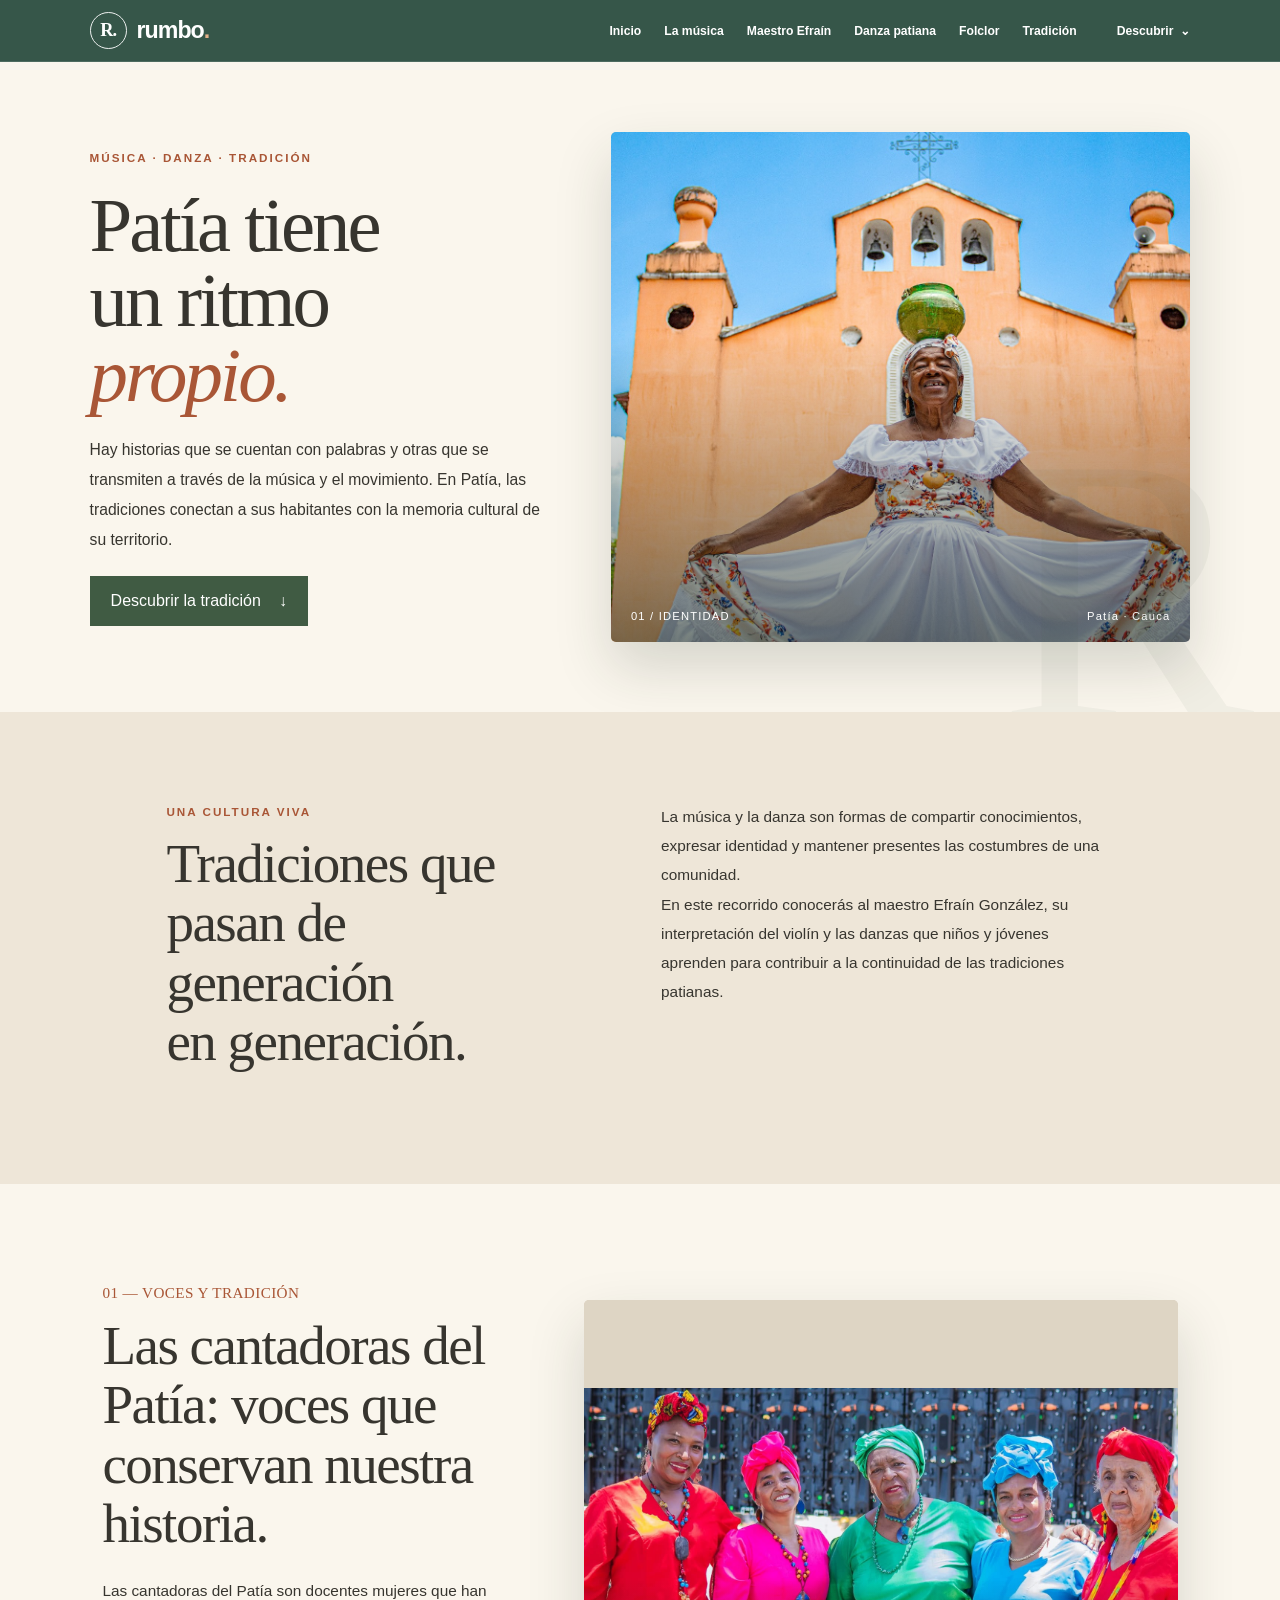
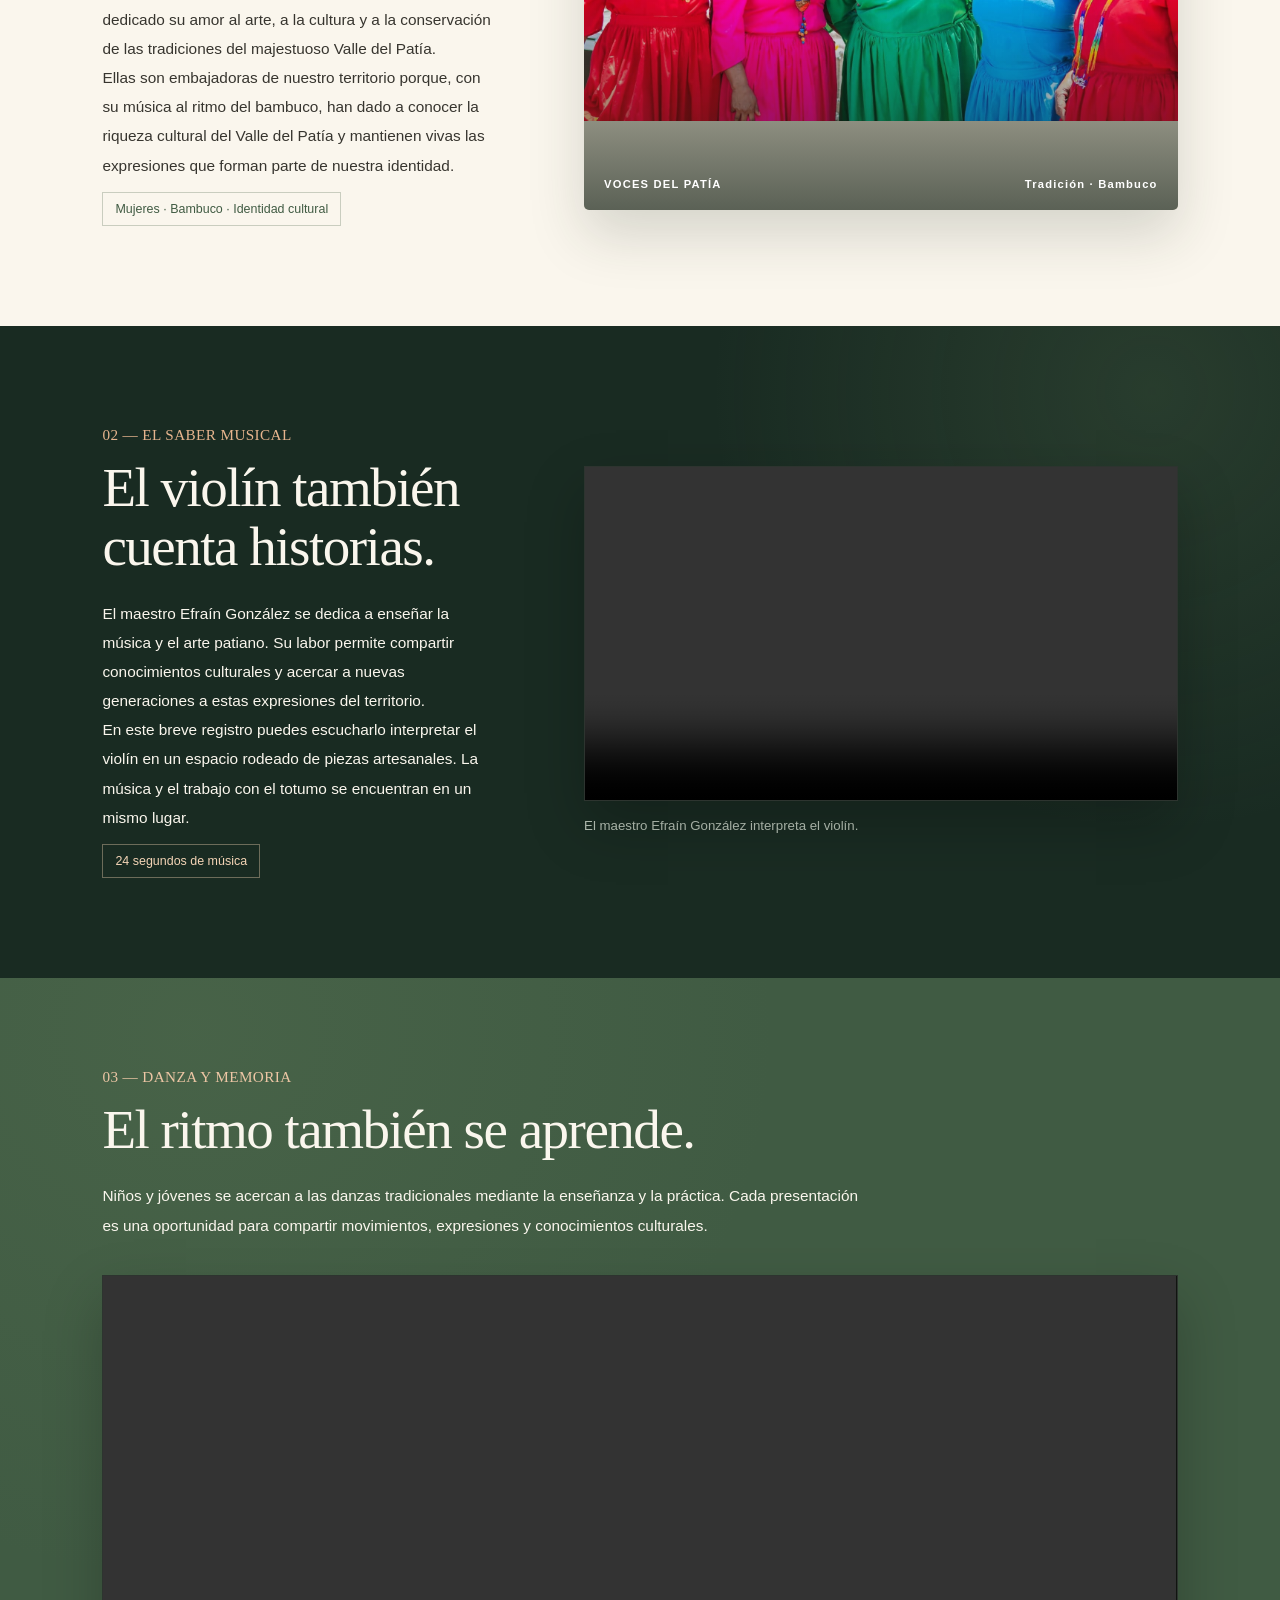
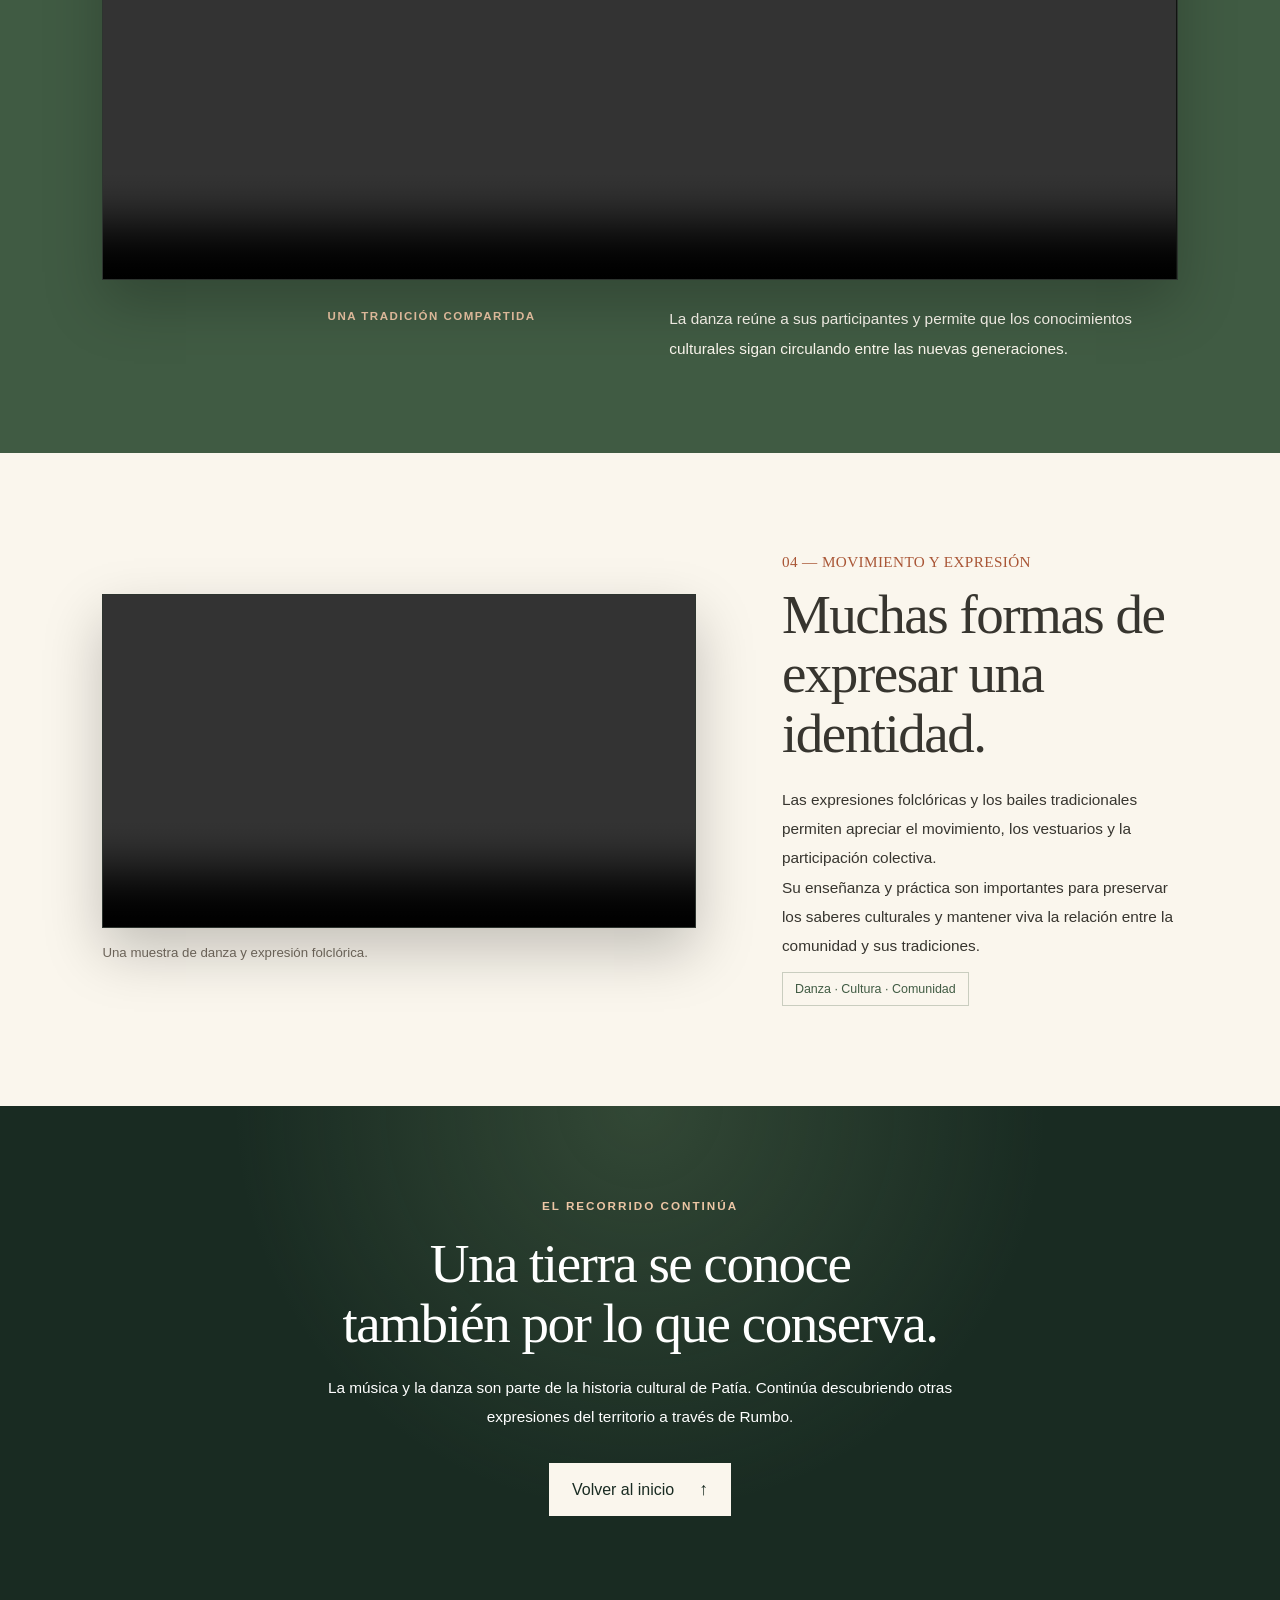
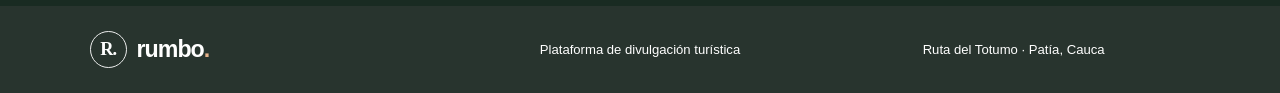
<file: paginas/musica.html>
<!DOCTYPE html>
<html lang="es">
<head>
    <meta charset="UTF-8">
    <meta name="viewport" content="width=device-width, initial-scale=1.0">
    <meta name="description" content="Descubre la música, las danzas y las tradiciones culturales de Patía, Cauca, con Rumbo.">
    <title>Música, cultura y tradición | Rumbo</title>

    <link rel="stylesheet" href="../css/styles.css">
    <link rel="stylesheet" href="../css/paginas.css">
    <link rel="stylesheet" href="../css/musica.css">
</head>

<body class="musica-pagina" id="inicio-musica">

<header class="rumbo-musica-header">

    <a href="../index.html" class="rumbo-musica-logo" aria-label="Rumbso, página de inicio">
        <span class="rumbo-musica-simbolo">R.</span>
        <span>rumbo<span class="rumbo-punto">.</span></span>
    </a>

    <nav class="rumbo-musica-nav" aria-label="Navegación de música">
        <a href="../index.html">Inicio</a>
        <a href="#contenido-musica">La música</a>
        <a href="#maestro-efrain">Maestro Efraín</a>
        <a href="#danza-patiana">Danza patiana</a>
        <a href="#folclor">Folclor</a>
        <a href="#tradicion">Tradición</a>
    </nav>

    <!-- MENÚ DESCUBRIR -->
    <div class="rumbo-musica-descubrir">

        <button
            type="button"
            class="rumbo-musica-explorar"
            aria-expanded="false"
            aria-controls="menu-descubrir-musica"
        >
            Descubrir <span class="flecha-descubrir">⌄</span>
        </button>

        <div
            class="rumbo-musica-menu"
            id="menu-descubrir-musica"
            hidden
        >
            <a href="artesania.html">
                <strong>Artesanía</strong>
                <small>Oficios y saberes del totumo</small>
            </a>

            <a href="musica.html">
                <strong>Música y tradición</strong>
                <small>Violín, bambuco y danza</small>
            </a>

            <a href="sabores.html">
                <strong>Sabores</strong>
                <small>Gastronomía y memoria patiana</small>
            </a>

            <a href="territorio.html">
                <strong>Territorio</strong>
                <small>Paisajes y lugares por conocer</small>
            </a>
        </div>

    </div>

</header>

<main id="contenido-musica">

    <!-- PORTADA CULTURAL -->
    <section class="rumbo-musica-portada">

        <div class="rumbo-musica-portada-texto">
            <span class="rumbo-musica-etiqueta">
                MÚSICA · DANZA · TRADICIÓN
            </span>

            <h1>
                Patía tiene<br>
                un ritmo<br>
                <em>propio.</em>
            </h1>

            <p>
                Hay historias que se cuentan con palabras y otras que
                se transmiten a través de la música y el movimiento.
                En Patía, las tradiciones conectan a sus habitantes
                con la memoria cultural de su territorio.
            </p>

            <a href="#maestro-efrain" class="rumbo-musica-boton">
                Descubrir la tradición <span>↓</span>
            </a>
        </div>

        <figure class="rumbo-musica-portada-imagen">
            <img
                src="../img/11.jpeg"
                alt="Mujer con vestimenta tradicional y un totumo frente a una iglesia"
            >

            <figcaption>
                <span>01 / IDENTIDAD</span>
                <span>Patía · Cauca</span>
            </figcaption>
        </figure>

        <span class="rumbo-musica-decoracion" aria-hidden="true">R</span>

    </section>

    <!-- INTRODUCCIÓN -->
    <section class="rumbo-musica-intro">

        <div class="rumbo-musica-intro-titulo">
            <span class="rumbo-musica-etiqueta">UNA CULTURA VIVA</span>
            <h2>Tradiciones que<br>pasan de generación<br>en generación.</h2>
        </div>

        <div class="rumbo-musica-intro-texto">
            <p>
                La música y la danza son formas de compartir conocimientos,
                expresar identidad y mantener presentes las costumbres
                de una comunidad.
            </p>

            <p>
                En este recorrido conocerás al maestro Efraín González,
                su interpretación del violín y las danzas que niños
                y jóvenes aprenden para contribuir a la continuidad
                de las tradiciones patianas.
            </p>
        </div>

    </section>

    <!-- NUEVA SECCIÓN: LAS CANTADORAS DEL PATÍA -->
    <section
        class="rumbo-musica-seccion"
        id="cantadoras-patia"
    >

        <div class="rumbo-musica-seccion-texto">
            <span class="rumbo-musica-numero">
                01 — VOCES Y TRADICIÓN
            </span>

            <h2>Las cantadoras del Patía: voces que conservan nuestra historia.</h2>

            <p>
                Las cantadoras del Patía son docentes mujeres que han
                dedicado su amor al arte, a la cultura y a la conservación
                de las tradiciones del majestuoso Valle del Patía.
            </p>

            <p>
                Ellas son embajadoras de nuestro territorio porque,
                con su música al ritmo del bambuco, han dado a conocer
                la riqueza cultural del Valle del Patía y mantienen
                vivas las expresiones que forman parte de nuestra identidad.
            </p>

            <span class="rumbo-musica-detalle">
                Mujeres · Bambuco · Identidad cultural
            </span>
        </div>

        <figure class="rumbo-musica-portada-imagen">
            <img
                src="../img/profesoras.jpeg"
                alt="Cantadoras del Patía, docentes y embajadoras de la música y las tradiciones del Valle del Patía"
                loading="lazy"
            >

            <figcaption>
                <span>VOCES DEL PATÍA</span>
                <span>Tradición · Bambuco</span>
            </figcaption>
        </figure>

    </section>

    <!-- VIDEO 1: MAESTRO EFRAÍN -->
    <section
        class="rumbo-musica-seccion rumbo-musica-seccion-efrain"
        id="maestro-efrain"
    >

        <div class="rumbo-musica-seccion-texto">
            <span class="rumbo-musica-numero">02 — EL SABER MUSICAL</span>

            <h2>El violín también cuenta historias.</h2>

            <p>
                El maestro Efraín González se dedica a enseñar la música
                y el arte patiano. Su labor permite compartir conocimientos
                culturales y acercar a nuevas generaciones a estas
                expresiones del territorio.
            </p>

            <p>
                En este breve registro puedes escucharlo interpretar
                el violín en un espacio rodeado de piezas artesanales.
                La música y el trabajo con el totumo se encuentran
                en un mismo lugar.
            </p>

            <span class="rumbo-musica-detalle">24 segundos de música</span>
        </div>

        <figure class="rumbo-musica-video">
            <div class="rumbo-musica-video-marco">
                <video controls preload="metadata" playsinline>
                    <source src="../video/maestro-efrain.mp4" type="video/mp4">
                    Tu navegador no puede reproducir este video.
                </video>

                <span class="rumbo-musica-video-numero">RUMBO / 01</span>
            </div>

            <figcaption>
                El maestro Efraín González interpreta el violín.
            </figcaption>
        </figure>

    </section>

    <!-- VIDEO 2: DANZA PATIANA -->
    <section class="rumbo-musica-bloque" id="danza-patiana">

        <div class="rumbo-musica-bloque-intro">
            <span class="rumbo-musica-numero">03 — DANZA Y MEMORIA</span>

            <h2>El ritmo también se aprende.</h2>

            <p>
                Niños y jóvenes se acercan a las danzas tradicionales
                mediante la enseñanza y la práctica. Cada presentación
                es una oportunidad para compartir movimientos,
                expresiones y conocimientos culturales.
            </p>
        </div>

        <div class="rumbo-musica-video-ancho">
            <div class="rumbo-musica-video-marco">
                <video controls preload="metadata" playsinline>
                    <source src="../video/danza-patiana.mp4" type="video/mp4">
                    Tu navegador no puede reproducir este video.
                </video>

                <span class="rumbo-musica-video-numero">RUMBO / 02</span>
            </div>
        </div>

        <div class="rumbo-musica-pie-video">
            <span>UNA TRADICIÓN COMPARTIDA</span>

            <p>
                La danza reúne a sus participantes y permite que los
                conocimientos culturales sigan circulando entre
                las nuevas generaciones.
            </p>
        </div>

    </section>

    <!-- VIDEO 3: DANZA FOLCLÓRICA -->
    <section
        class="rumbo-musica-seccion rumbo-musica-seccion-invertida rumbo-musica-seccion-folclor"
        id="folclor"
    >

        <figure class="rumbo-musica-video">
            <div class="rumbo-musica-video-marco">
                <video controls preload="metadata" playsinline>
                    <source src="../video/danza-folclorica.mp4" type="video/mp4">
                    Tu navegador no puede reproducir este video.
                </video>

                <span class="rumbo-musica-video-numero">RUMBO / 03</span>
            </div>

            <figcaption>
                Una muestra de danza y expresión folclórica.
            </figcaption>
        </figure>

        <div class="rumbo-musica-seccion-texto">
            <span class="rumbo-musica-numero">04 — MOVIMIENTO Y EXPRESIÓN</span>

            <h2>Muchas formas de expresar una identidad.</h2>

            <p>
                Las expresiones folclóricas y los bailes tradicionales
                permiten apreciar el movimiento, los vestuarios y
                la participación colectiva.
            </p>

            <p>
                Su enseñanza y práctica son importantes para preservar
                los saberes culturales y mantener viva la relación
                entre la comunidad y sus tradiciones.
            </p>

            <span class="rumbo-musica-detalle">Danza · Cultura · Comunidad</span>
        </div>

    </section>

    <!-- CIERRE -->
    <section class="rumbo-musica-cierre" id="tradicion">

        <span class="rumbo-musica-etiqueta">EL RECORRIDO CONTINÚA</span>

        <h2>Una tierra se conoce<br>también por lo que conserva.</h2>

        <p>
            La música y la danza son parte de la historia cultural
            de Patía. Continúa descubriendo otras expresiones
            del territorio a través de Rumbo.
        </p>

        <!-- ÚNICO BOTÓN DEL CIERRE -->
        <a href="../index.html" class="rumbo-musica-volver">
            Volver al inicio <span>↑</span>
        </a>

    </section>

</main>

<footer class="rumbo-musica-footer">

    <a href="../index.html" class="rumbo-musica-logo" aria-label="Rumbo, página de inicio">
        <span class="rumbo-musica-simbolo">R.</span>
        <span>rumbo<span class="rumbo-punto">.</span></span>
    </a>

    <p>Plataforma de divulgación turística</p>

    <p>Ruta del Totumo · Patía, Cauca</p>

</footer>

<!-- FUNCIONAMIENTO DEL MENÚ DESCUBRIR -->
<script>
document.addEventListener("DOMContentLoaded", function () {
    const contenedor = document.querySelector(".rumbo-musica-descubrir");
    const boton = document.querySelector(".rumbo-musica-explorar");
    const menu = document.querySelector("#menu-descubrir-musica");

    if (!contenedor || !boton || !menu) {
        return;
    }

    function abrirMenu() {
        menu.hidden = false;
        contenedor.classList.add("abierto");
        boton.setAttribute("aria-expanded", "true");
    }

    function cerrarMenu() {
        menu.hidden = true;
        contenedor.classList.remove("abierto");
        boton.setAttribute("aria-expanded", "false");
    }

    boton.addEventListener("click", function () {
        if (menu.hidden) {
            abrirMenu();
        } else {
            cerrarMenu();
        }
    });

    document.addEventListener("click", function (evento) {
        if (!contenedor.contains(evento.target)) {
            cerrarMenu();
        }
    });

    document.addEventListener("keydown", function (evento) {
        if (evento.key === "Escape") {
            cerrarMenu();
            boton.focus();
        }
    });

    menu.querySelectorAll("a").forEach(function (enlace) {
        enlace.addEventListener("click", cerrarMenu);
    });
});
</script>

</body>
</html>
</file>
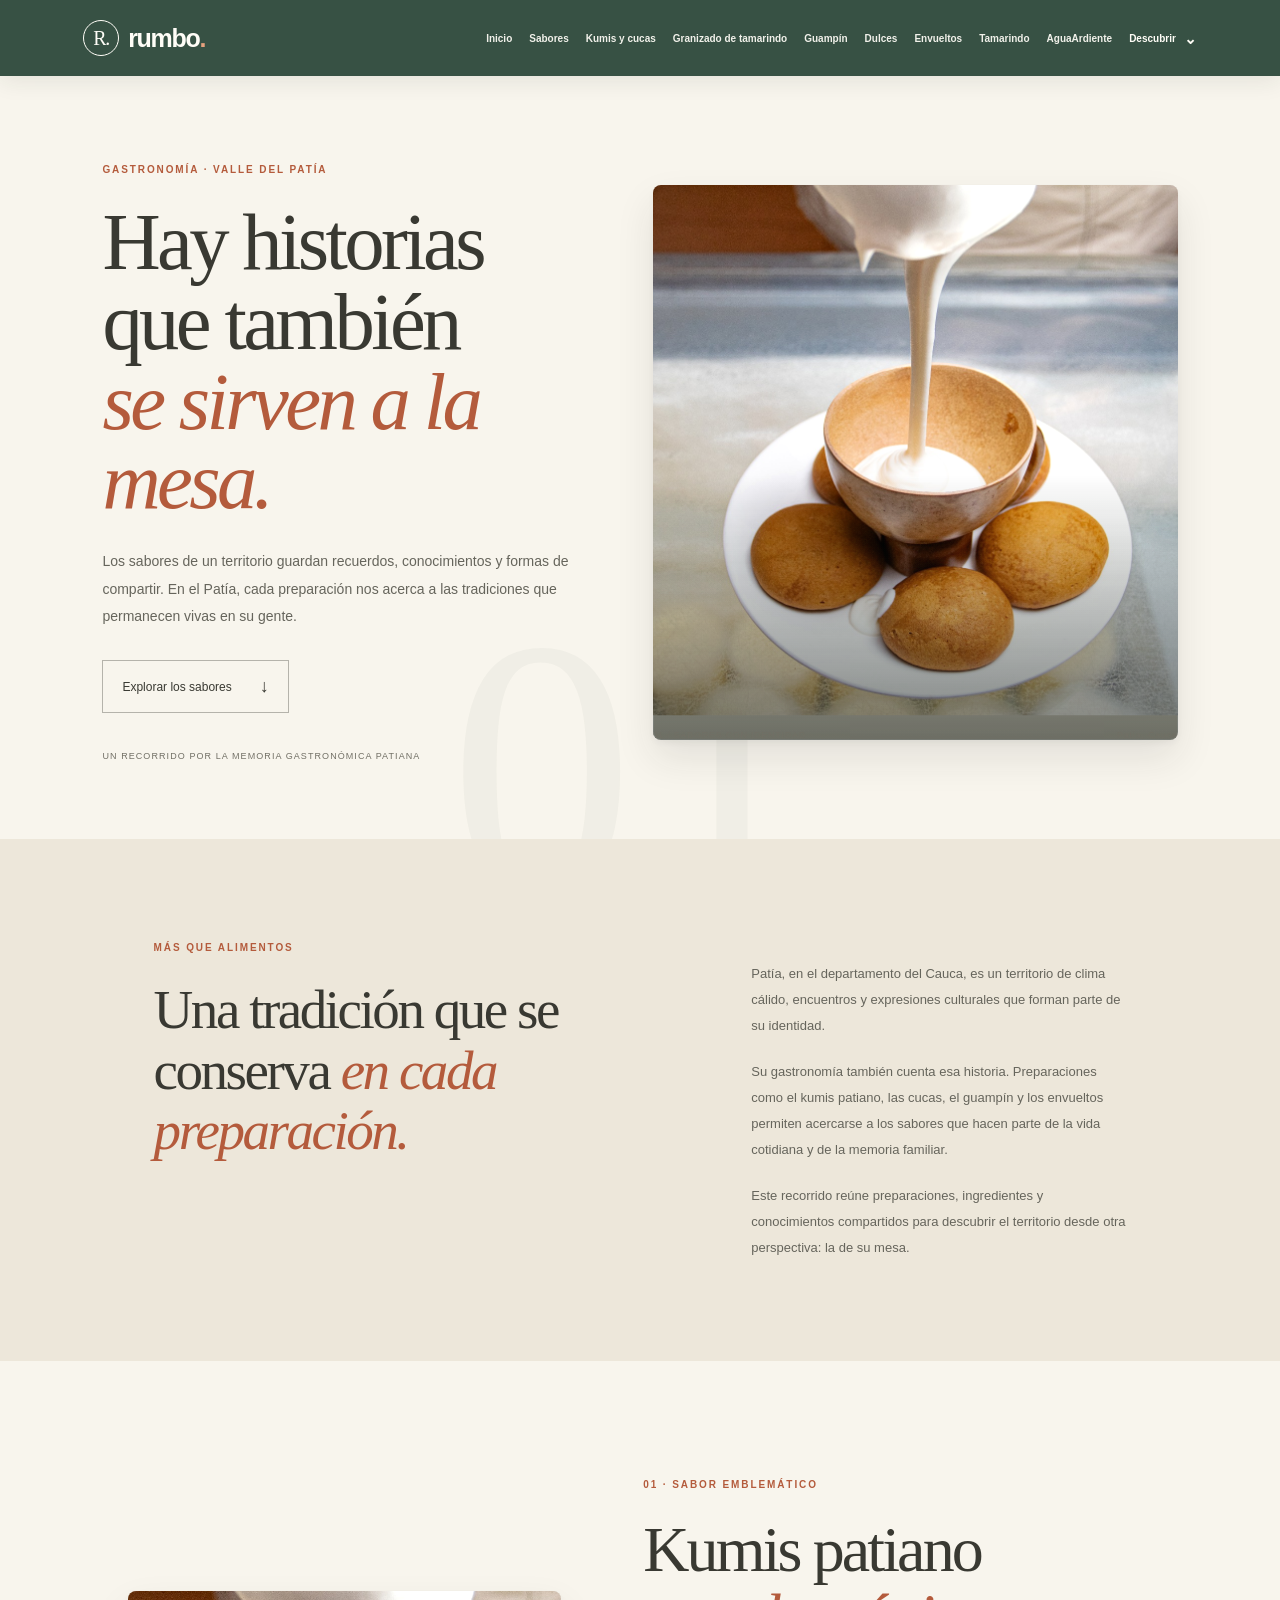
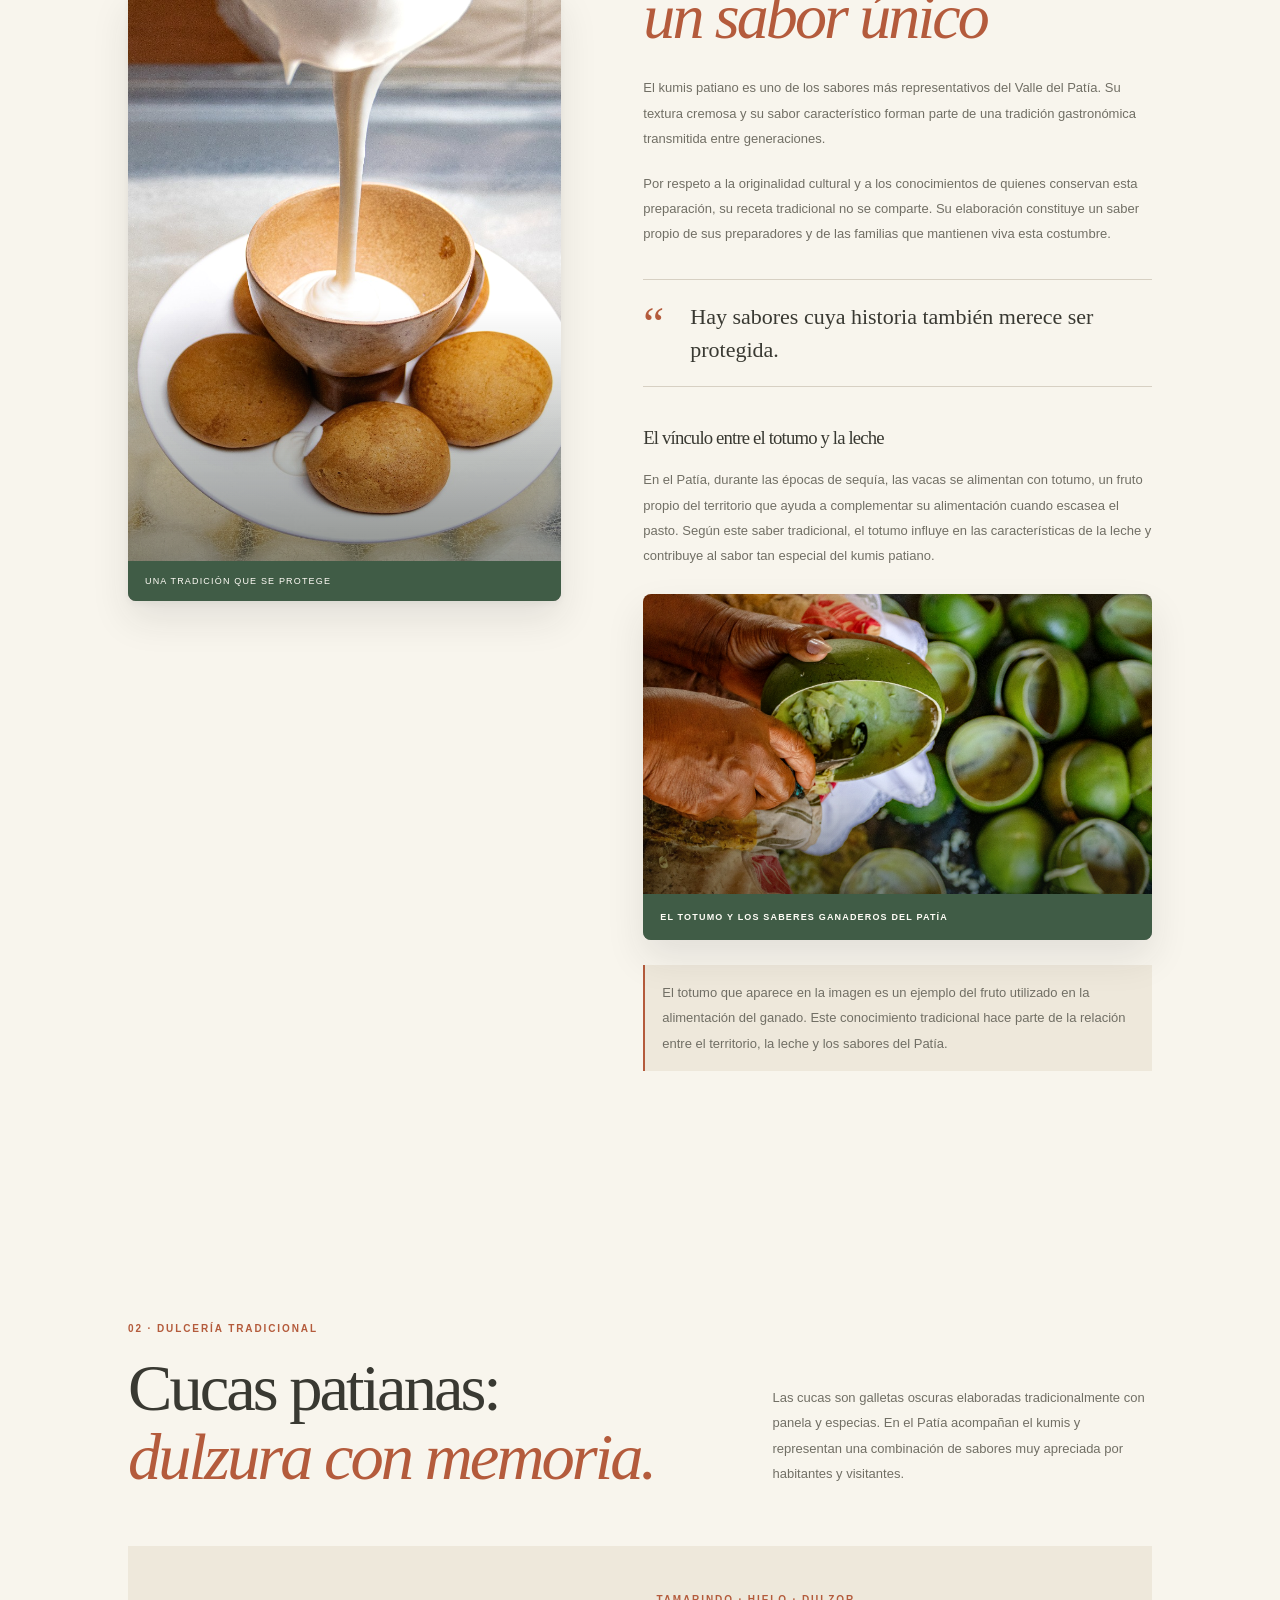
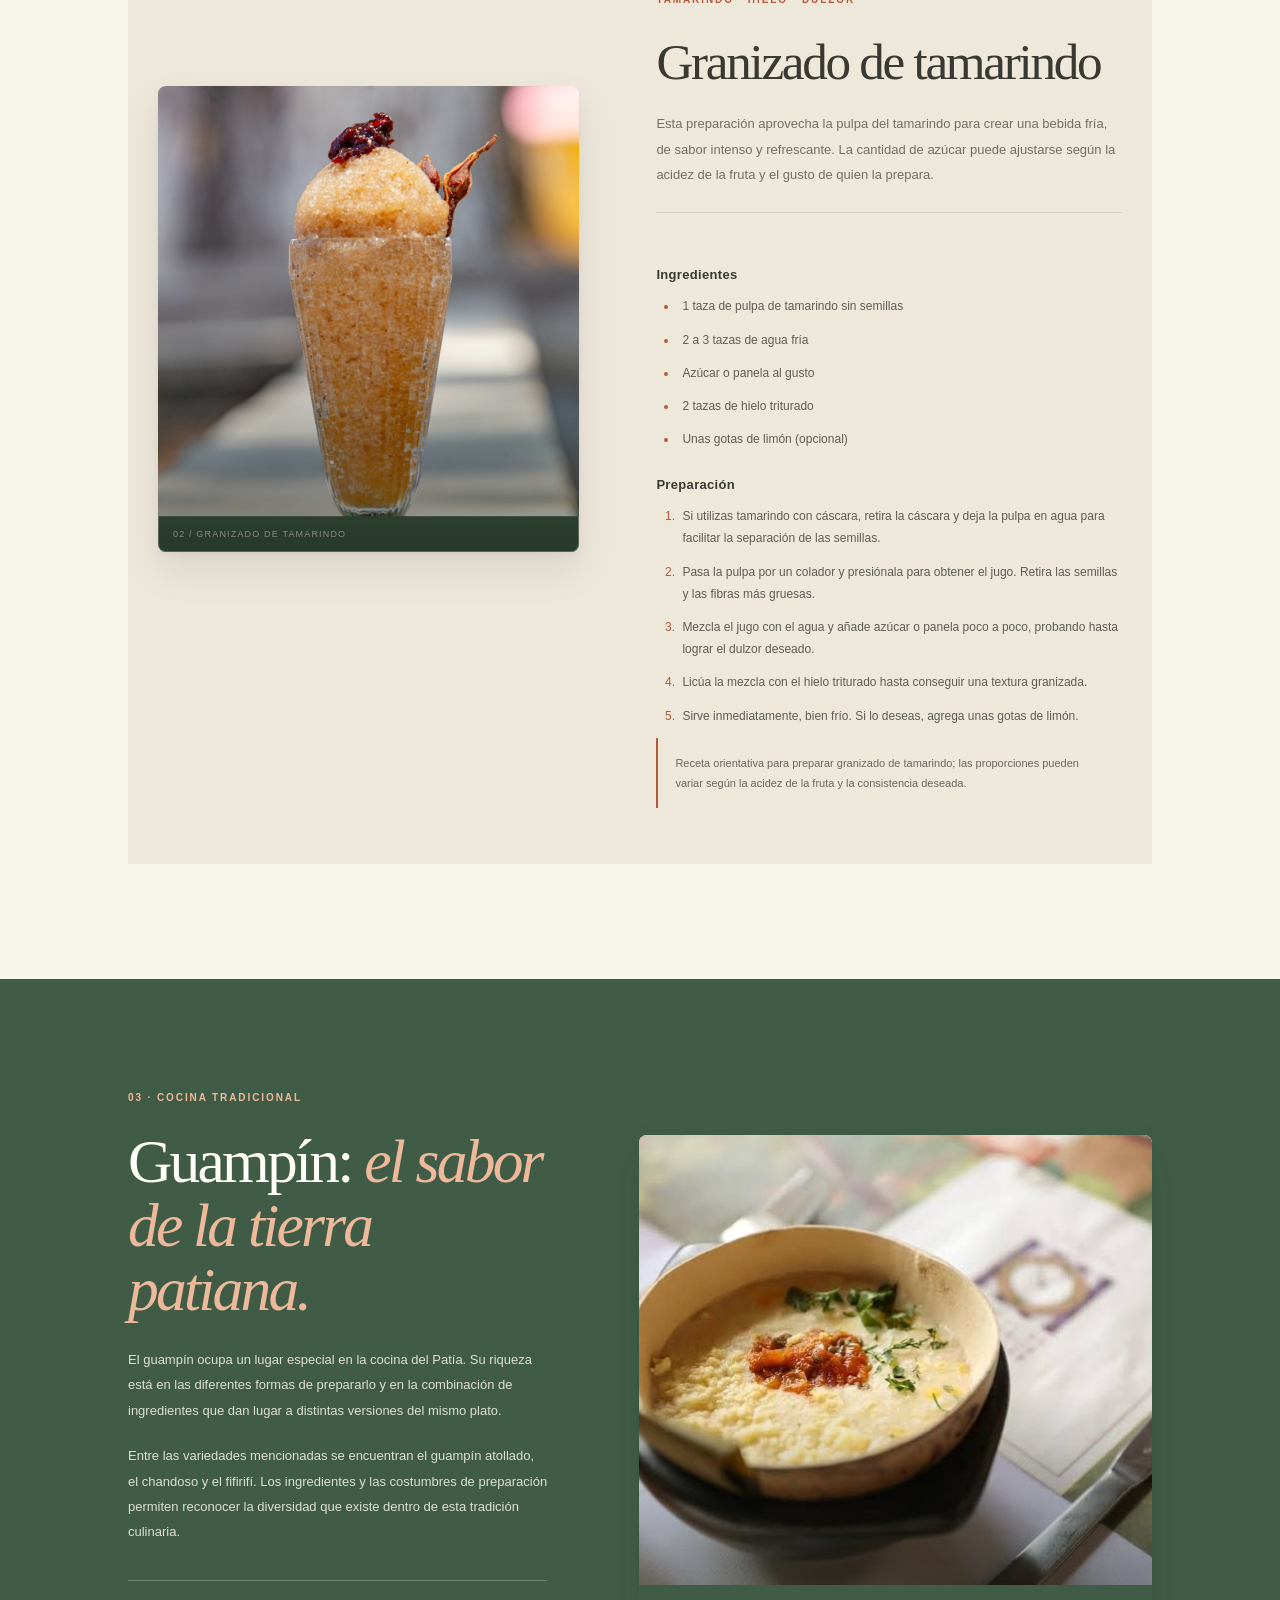
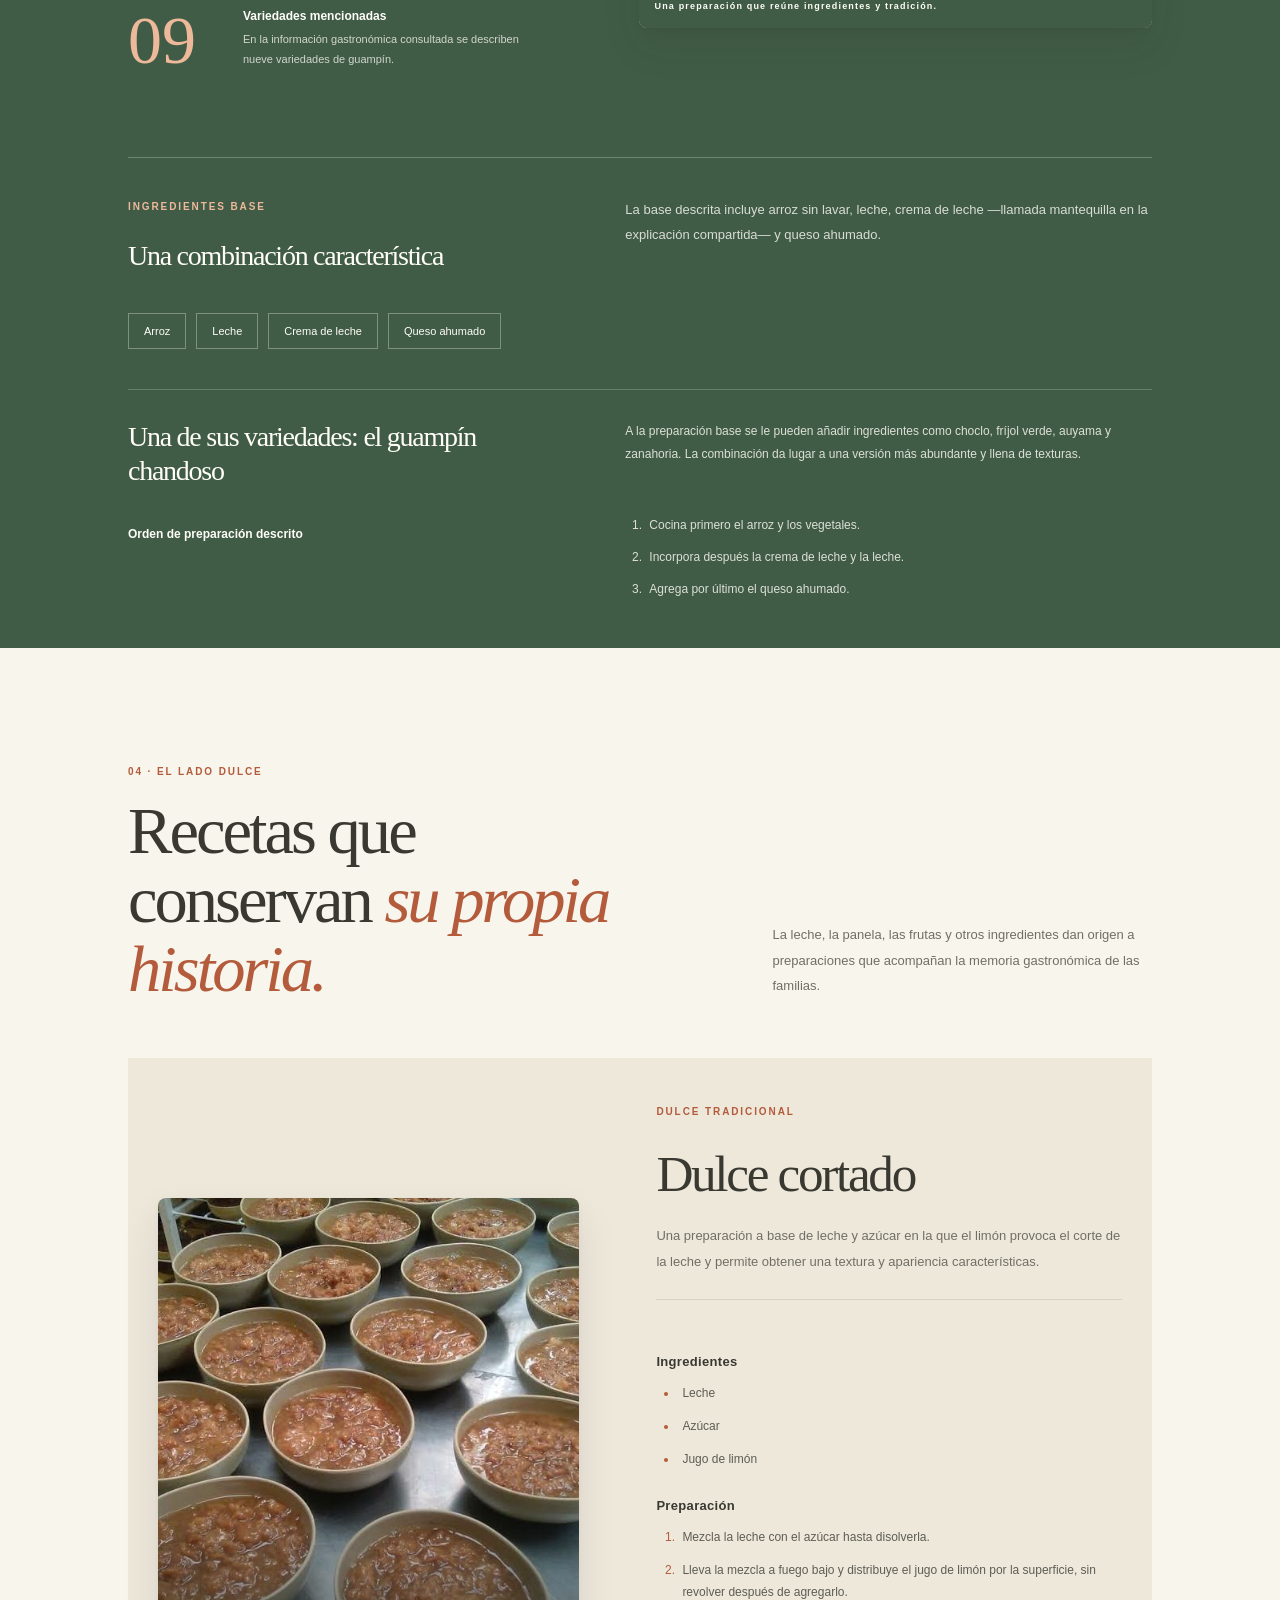
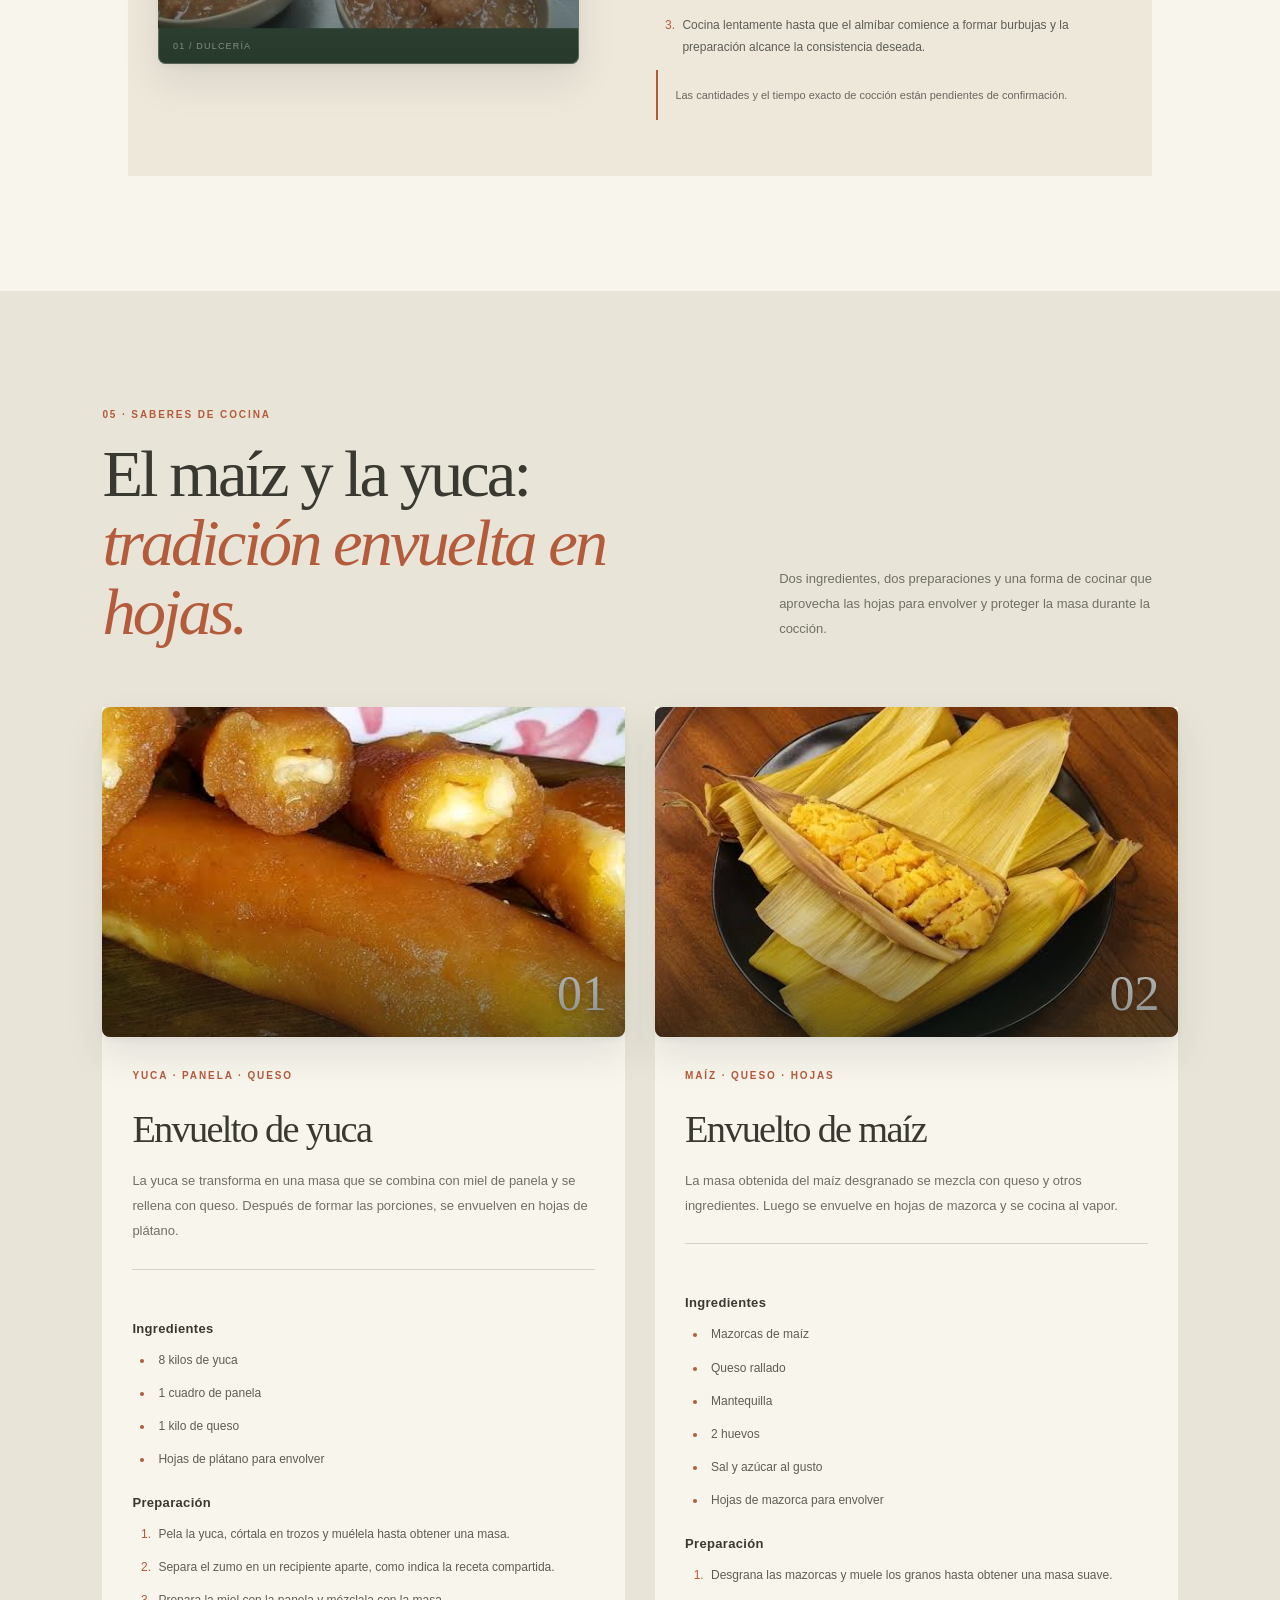
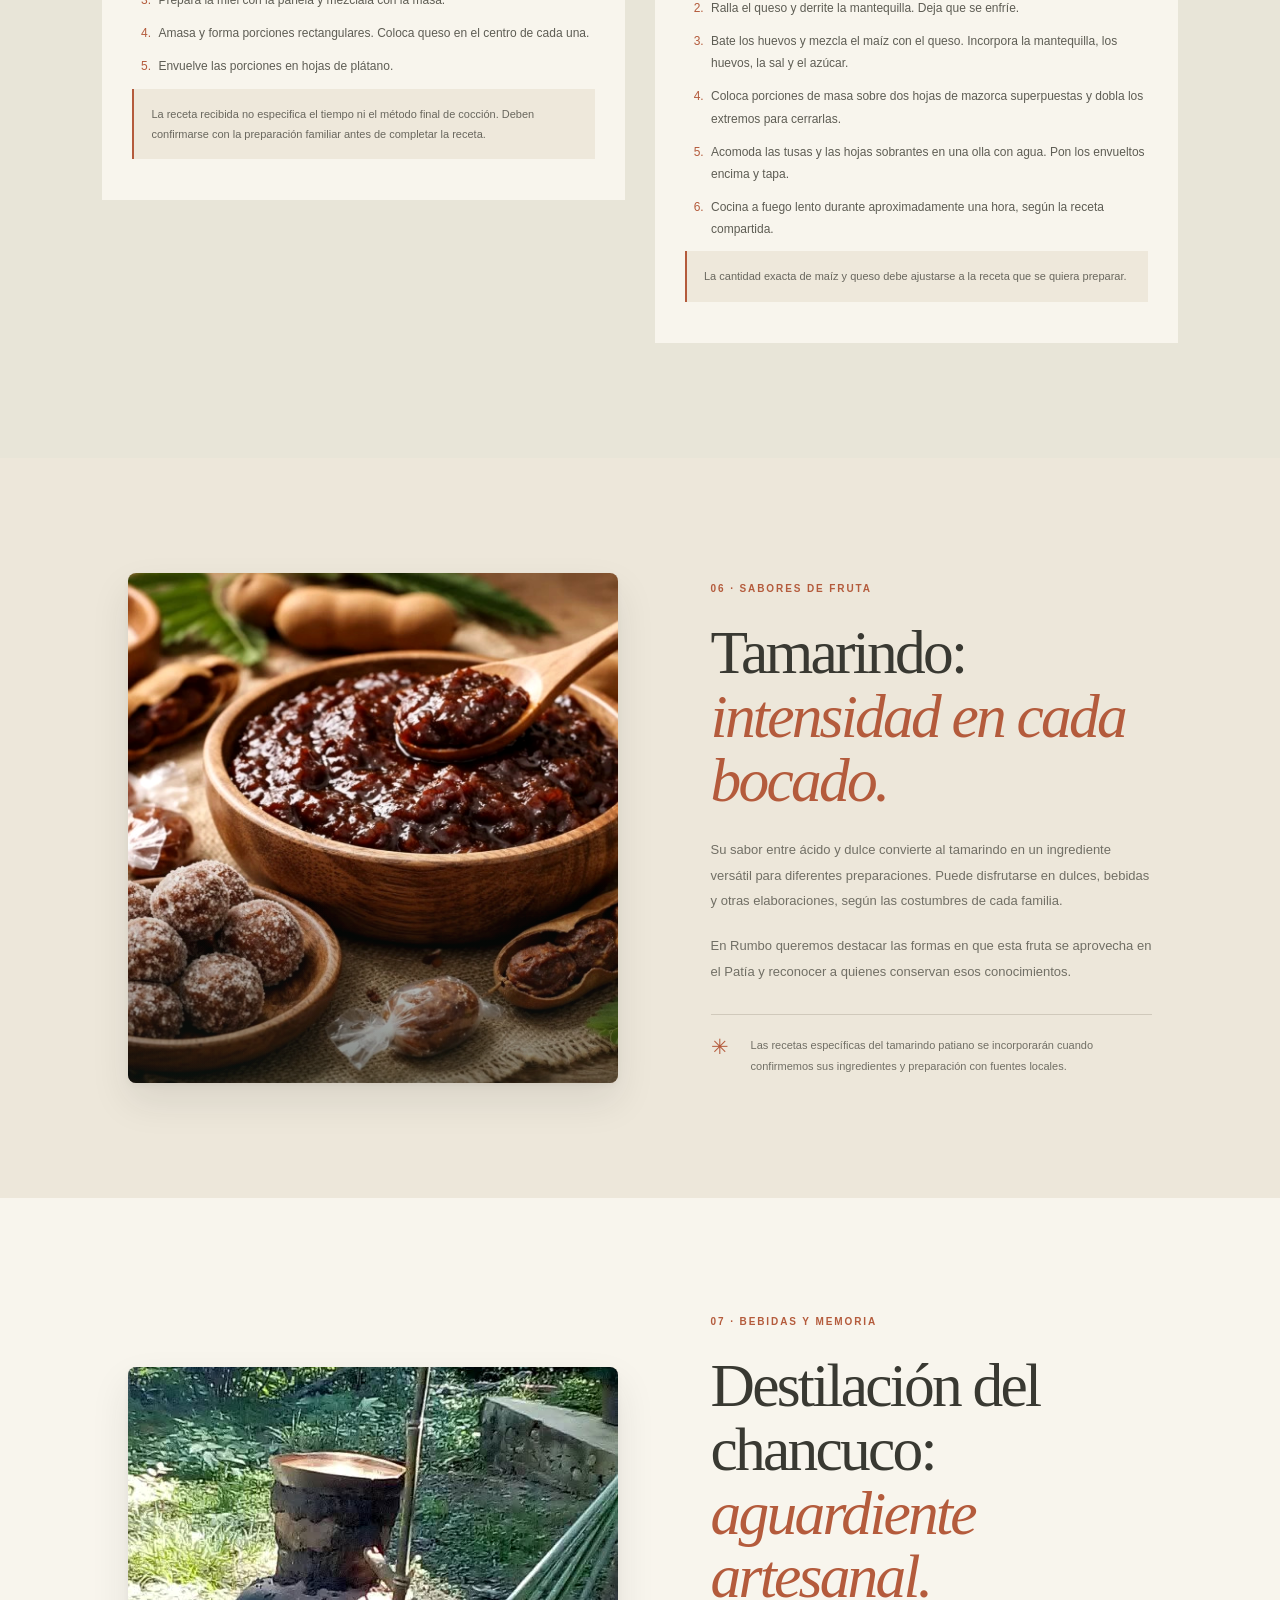
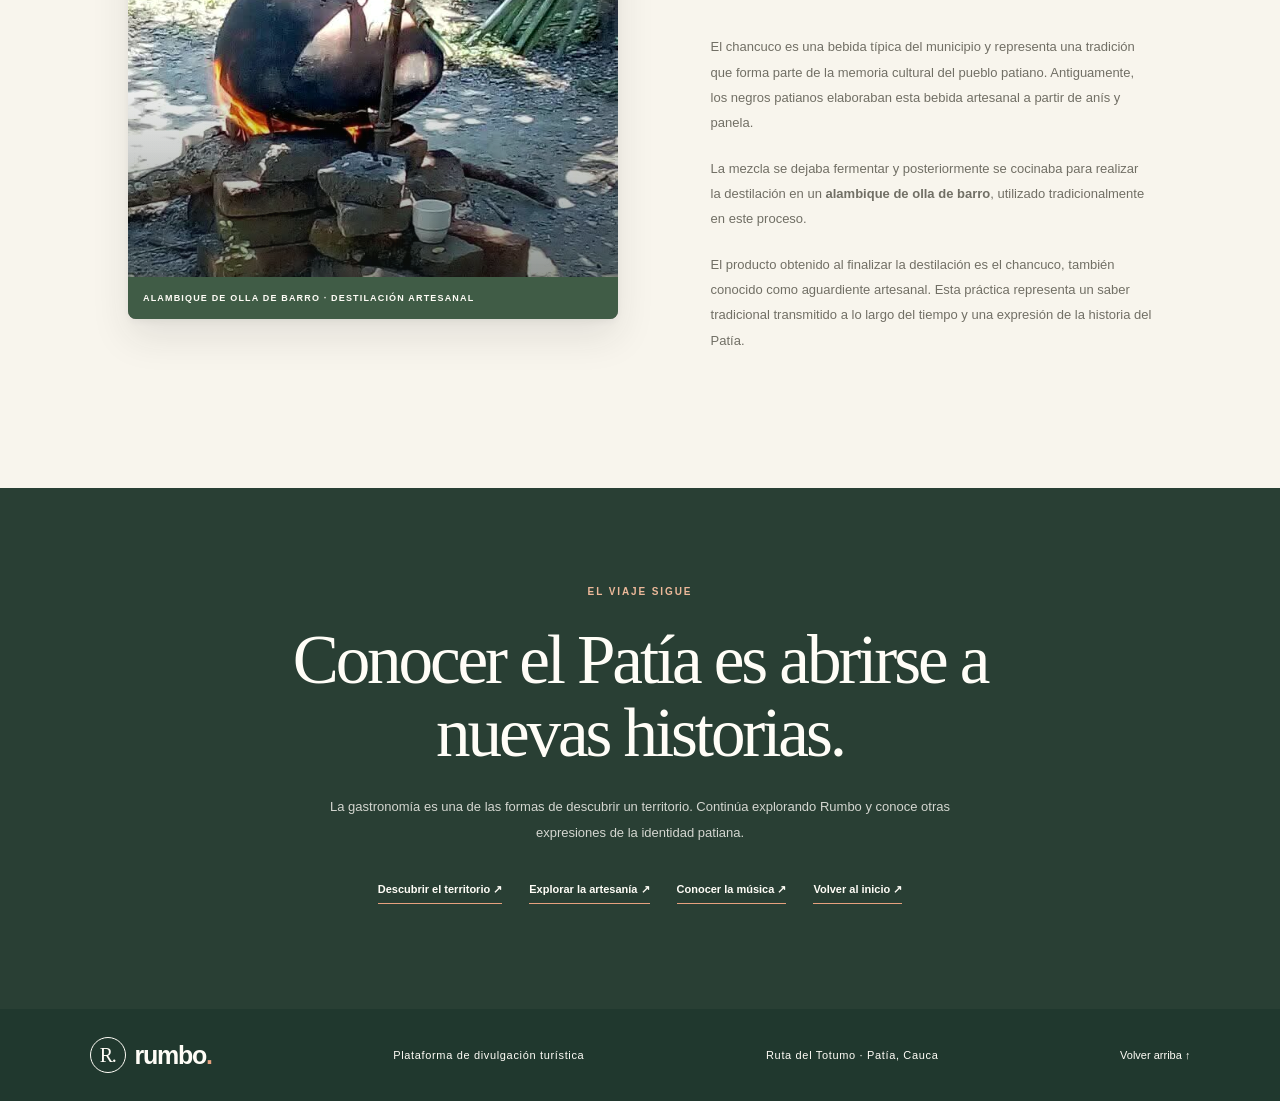
<file: paginas/sabores.html>
<!DOCTYPE html>
<html lang="es">
<head>
    <meta charset="UTF-8">
    <meta name="viewport" content="width=device-width, initial-scale=1.0">
    <meta name="description" content="Descubre los sabores, dulces y preparaciones tradicionales del Valle del Patía, Cauca, a través de Rumbo.">
    <title>Sabores del Patía | Rumbo</title>
    <link rel="stylesheet" href="../css/sabores.css">
</head>
<body class="sabores-pagina" id="inicio">

    <header class="sabores-header">
        <a href="../index.html" class="sabores-logo" aria-label="Rumbo, volver al inicio">
            <span class="sabores-logo-simbolo">R.</span>
            <span>rumbo<span class="sabores-punto">.</span></span>
        </a>

        <nav class="sabores-nav" aria-label="Navegación gastronómica">
            <a href="../index.html">Inicio</a>
            <a href="#sabores">Sabores</a>
            <a href="#kumis">Kumis y cucas</a>
            <a href="#cucas">Granizado de tamarindo</a>
            <a href="#guampin">Guampín</a>
            <a href="#dulces">Dulces</a>
            <a href="#envueltos">Envueltos</a>
            <a href="#tamarindo">Tamarindo</a>
            <a href="#chancuco">AguaArdiente</a>

            <div class="sabores-descubrir" id="sabores-descubrir">
                <button class="sabores-boton-descubrir" type="button"
                    aria-expanded="false" aria-controls="sabores-menu-descubrir">
                    Descubrir
                    <span class="sabores-flecha-descubrir" aria-hidden="true">⌄</span>
                </button>

                <div class="sabores-menu-descubrir" id="sabores-menu-descubrir" aria-hidden="true">
                    <a href="artesania.html">
                        <span>Artesanía</span>
                        <small>Oficios y saberes del totumo</small>
                    </a>
                    <a href="musica.html">
                        <span>Música y tradición</span>
                        <small>Violín, bambuco y danza</small>
                    </a>
                    <a href="sabores.html">
                        <span>Sabores</span>
                        <small>Gastronomía y memoria patiana</small>
                    </a>
                    <a href="territorio.html">
                        <span>Territorio</span>
                        <small>Paisajes y lugares por conocer</small>
                    </a>
                </div>
            </div>
        </nav>
    </header>

    <main>
        <section class="sabores-portada" id="sabores">
            <div class="sabores-portada-contenido">
                <span class="sabores-etiqueta">GASTRONOMÍA · VALLE DEL PATÍA</span>
                <h1>Hay historias<br>que también<br><em>se sirven a la mesa.</em></h1>
                <p>
                    Los sabores de un territorio guardan recuerdos,
                    conocimientos y formas de compartir. En el Patía,
                    cada preparación nos acerca a las tradiciones que
                    permanecen vivas en su gente.
                </p>
                <a href="#kumis" class="sabores-boton">
                    Explorar los sabores <span aria-hidden="true">↓</span>
                </a>
                <span class="sabores-portada-nota">
                    UN RECORRIDO POR LA MEMORIA GASTRONÓMICA PATIANA
                </span>
            </div>

            <figure class="sabores-portada-imagen">
                <img src="../img/3.jpeg"
                    alt="Kumis servido junto a cucas para compartir"
                    fetchpriority="high">
                <figcaption>
                    <span>01 / SABORES CON IDENTIDAD</span>
                    <span>Patía, Cauca</span>
                </figcaption>
            </figure>
            <span class="sabores-numero-decorativo" aria-hidden="true">01</span>
        </section>

        <section class="sabores-introduccion">
            <div>
                <span class="sabores-etiqueta">MÁS QUE ALIMENTOS</span>
                <h2>Una tradición que se conserva <em>en cada preparación.</em></h2>
            </div>
            <div class="sabores-introduccion-texto">
                <p>
                    Patía, en el departamento del Cauca, es un territorio
                    de clima cálido, encuentros y expresiones culturales
                    que forman parte de su identidad.
                </p>
                <p>
                    Su gastronomía también cuenta esa historia. Preparaciones
                    como el kumis patiano, las cucas, el guampín y los
                    envueltos permiten acercarse a los sabores que hacen
                    parte de la vida cotidiana y de la memoria familiar.
                </p>
                <p>
                    Este recorrido reúne preparaciones, ingredientes y
                    conocimientos compartidos para descubrir el territorio
                    desde otra perspectiva: la de su mesa.
                </p>
            </div>
        </section>

        <!-- KUMIS PATIANO -->
        <section class="sabores-destacado" id="kumis">
            <div class="sabores-destacado-imagen">
                <img src="../img/3.jpeg"
                    alt="Kumis patiano acompañado de cucas"
                    loading="lazy">
                <span class="sabores-imagen-etiqueta">
                    UNA TRADICIÓN QUE SE PROTEGE
                </span>
            </div>

            <div class="sabores-destacado-contenido">
                <span class="sabores-etiqueta">01 · SABOR EMBLEMÁTICO</span>

                <h2>Kumis patiano <em>un sabor único</em></h2>

                <p>
                    El kumis patiano es uno de los sabores más representativos
                    del Valle del Patía. Su textura cremosa y su sabor
                    característico forman parte de una tradición gastronómica
                    transmitida entre generaciones.
                </p>

                <p>
                    Por respeto a la originalidad cultural y a los conocimientos
                    de quienes conservan esta preparación, su receta tradicional
                    no se comparte. Su elaboración constituye un saber propio
                    de sus preparadores y de las familias que mantienen viva
                    esta costumbre.
                </p>

                <div class="sabores-cita">
                    <span aria-hidden="true">“</span>
                    <p>Hay sabores cuya historia también merece ser protegida.</p>
                </div>

                <h3>El vínculo entre el totumo y la leche</h3>

                <p>
                     En el Patía, durante las épocas de sequía, las vacas
                     se alimentan con totumo, un fruto propio del territorio
                     que ayuda a complementar su alimentación cuando escasea
                      el pasto. Según este saber tradicional, el totumo influye
                     en las características de la leche y contribuye al sabor
                     tan especial del kumis patiano.
                </p>

                <figure class="sabores-imagen-totumo">
                    <img src="../img/16.jpeg"
                        alt="Totumos verdes que forman parte de la alimentación tradicional del ganado"
                        loading="lazy">
                    <figcaption>
                        EL TOTUMO Y LOS SABERES GANADEROS DEL PATÍA
                    </figcaption>
                </figure>

                <p class="sabores-nota-receta">
                    El totumo que aparece en la imagen es un ejemplo del
                    fruto utilizado en la alimentación del ganado. Este
                    conocimiento tradicional hace parte de la relación
                    entre el territorio, la leche y los sabores del Patía.
                </p>
            </div>
        </section>

        <!-- CUCAS PATIANAS -->
        <section class="sabores-dulces" id="cucas">
            <div class="sabores-seccion-cabecera">
                <span class="sabores-etiqueta">02 · DULCERÍA TRADICIONAL</span>

                <h2>Cucas patianas: <em>dulzura con memoria.</em></h2>

                <p>
                    Las cucas son galletas oscuras elaboradas tradicionalmente
                    con panela y especias. En el Patía acompañan el kumis y
                    representan una combinación de sabores muy apreciada
                    por habitantes y visitantes.
                </p>
            </div>

            <article class="sabores-dulce-card">
                <figure class="sabores-dulce-imagen">
                    <img src="../img/1.jpeg"
                         alt="Granizado de tamarindo servido en un vaso alto"
                 loading="lazy">
            <span>02 / GRANIZADO DE TAMARINDO</span>
        </figure>

        <div class="sabores-dulce-contenido">
            <span class="sabores-etiqueta">TAMARINDO · HIELO · DULZOR</span>
            <h3>Granizado de tamarindo</h3>

            <p>
                Esta preparación aprovecha la pulpa del tamarindo
                para crear una bebida fría, de sabor intenso y
                refrescante. La cantidad de azúcar puede ajustarse
                según la acidez de la fruta y el gusto de quien la prepara.
            </p>

            <div class="sabores-receta">
                <h4>Ingredientes</h4>
                <ul>
                    <li>1 taza de pulpa de tamarindo sin semillas</li>
                    <li>2 a 3 tazas de agua fría</li>
                    <li>Azúcar o panela al gusto</li>
                    <li>2 tazas de hielo triturado</li>
                    <li>Unas gotas de limón (opcional)</li>
                </ul>

                <h4>Preparación</h4>
                <ol>
                    <li>
                        Si utilizas tamarindo con cáscara, retira la cáscara
                        y deja la pulpa en agua para facilitar la separación
                        de las semillas.
                    </li>
                    <li>
                        Pasa la pulpa por un colador y presiónala para
                        obtener el jugo. Retira las semillas y las fibras
                        más gruesas.
                    </li>
                    <li>
                        Mezcla el jugo con el agua y añade azúcar o panela
                        poco a poco, probando hasta lograr el dulzor deseado.
                    </li>
                    <li>
                        Licúa la mezcla con el hielo triturado hasta
                        conseguir una textura granizada.
                    </li>
                    <li>
                        Sirve inmediatamente, bien frío. Si lo deseas,
                        agrega unas gotas de limón.
                    </li>
                </ol>

                <p class="sabores-nota-receta">
                    Receta orientativa para preparar granizado de tamarindo;
                    las proporciones pueden variar según la acidez de la
                    fruta y la consistencia deseada.
                </p>
            </div>
        </div>
    </article>
</section>
        <!-- GUAMPÍN -->
        <section class="sabores-guampin" id="guampin">
            <div class="sabores-guampin-texto">
                <span class="sabores-etiqueta">03 · COCINA TRADICIONAL</span>
                <h2>Guampín: <em>el sabor de la tierra patiana.</em></h2>

                <p>
                    El guampín ocupa un lugar especial en la cocina del
                    Patía. Su riqueza está en las diferentes formas de
                    prepararlo y en la combinación de ingredientes que
                    dan lugar a distintas versiones del mismo plato.
                </p>

                <p>
                    Entre las variedades mencionadas se encuentran el
                    guampín atollado, el chandoso y el fifirifí. Los
                    ingredientes y las costumbres de preparación permiten
                    reconocer la diversidad que existe dentro de esta
                    tradición culinaria.
                </p>

                <div class="sabores-guampin-dato">
                    <span class="sabores-guampin-numero">09</span>
                    <p>
                        <strong>Variedades mencionadas</strong>
                        <span>En la información gastronómica consultada se describen nueve variedades de guampín.</span>
                    </p>
                </div>
            </div>

            <figure class="sabores-guampin-imagen">
                <img src="../img/Guampin.jfif"
                    alt="Plato de guampín, preparación tradicional del Patía"
                    loading="lazy">
                <figcaption>Una preparación que reúne ingredientes y tradición.</figcaption>
            </figure>

            <div class="sabores-guampin-preparacion">
                <div>
                    <span class="sabores-etiqueta">INGREDIENTES BASE</span>
                    <h3>Una combinación característica</h3>
                </div>

                <p>
                    La base descrita incluye arroz sin lavar, leche,
                    crema de leche —llamada mantequilla en la explicación
                    compartida— y queso ahumado.
                </p>

                <div class="sabores-ingredientes">
                    <span>Arroz</span>
                    <span>Leche</span>
                    <span>Crema de leche</span>
                    <span>Queso ahumado</span>
                </div>

                <div class="sabores-guampin-variedad">
                    <h3>Una de sus variedades: el guampín chandoso</h3>

                    <p>
                        A la preparación base se le pueden añadir
                        ingredientes como choclo, fríjol verde, auyama
                        y zanahoria. La combinación da lugar a una versión
                        más abundante y llena de texturas.
                    </p>

                    <h4>Orden de preparación descrito</h4>

                    <ol>
                        <li>Cocina primero el arroz y los vegetales.</li>
                        <li>Incorpora después la crema de leche y la leche.</li>
                        <li>Agrega por último el queso ahumado.</li>
                    </ol>
                </div>
            </div>
        </section>

        <!-- DULCES -->
        <section class="sabores-dulces" id="dulces">
            <div class="sabores-seccion-cabecera">
                <span class="sabores-etiqueta">04 · EL LADO DULCE</span>
                <h2>Recetas que conservan <em>su propia historia.</em></h2>

                <p>
                    La leche, la panela, las frutas y otros ingredientes
                    dan origen a preparaciones que acompañan la memoria
                    gastronómica de las familias.
                </p>
            </div>

            <article class="sabores-dulce-card">
                <figure class="sabores-dulce-imagen">
                    <img src="../img/dulce.jfif"
                        alt="Porciones de dulce cortado servidas en recipientes"
                        loading="lazy">
                    <span>01 / DULCERÍA</span>
                </figure>

                <div class="sabores-dulce-contenido">
                    <span class="sabores-etiqueta">DULCE TRADICIONAL</span>
                    <h3>Dulce cortado</h3>

                    <p>
                        Una preparación a base de leche y azúcar en la
                        que el limón provoca el corte de la leche y
                        permite obtener una textura y apariencia
                        características.
                    </p>

                    <div class="sabores-receta">
                        <h4>Ingredientes</h4>
                        <ul>
                            <li>Leche</li>
                            <li>Azúcar</li>
                            <li>Jugo de limón</li>
                        </ul>

                        <h4>Preparación</h4>
                        <ol>
                            <li>Mezcla la leche con el azúcar hasta disolverla.</li>
                            <li>
                                Lleva la mezcla a fuego bajo y distribuye
                                el jugo de limón por la superficie, sin
                                revolver después de agregarlo.
                            </li>
                            <li>
                                Cocina lentamente hasta que el almíbar
                                comience a formar burbujas y la preparación
                                alcance la consistencia deseada.
                            </li>
                        </ol>

                        <p class="sabores-nota-receta">
                            Las cantidades y el tiempo exacto de cocción
                            están pendientes de confirmación.
                        </p>
                    </div>
                </div>
            </article>
        </section>

        <!-- ENVUELTOS -->
        <section class="sabores-envueltos" id="envueltos">
            <div class="sabores-seccion-cabecera">
                <span class="sabores-etiqueta">05 · SABERES DE COCINA</span>
                <h2>El maíz y la yuca: <em>tradición envuelta en hojas.</em></h2>

                <p>
                    Dos ingredientes, dos preparaciones y una forma de
                    cocinar que aprovecha las hojas para envolver y
                    proteger la masa durante la cocción.
                </p>
            </div>

            <div class="sabores-envuelto-grid">
                <article class="sabores-envuelto-card" id="yuca">
                    <figure>
                        <img src="../img/yuca.jfif"
                            alt="Envueltos de yuca con queso"
                            loading="lazy">
                        <span class="sabores-card-numero">01</span>
                    </figure>

                    <div class="sabores-envuelto-contenido">
                        <span class="sabores-etiqueta">YUCA · PANELA · QUESO</span>
                        <h3>Envuelto de yuca</h3>

                        <p>
                            La yuca se transforma en una masa que se
                            combina con miel de panela y se rellena
                            con queso. Después de formar las porciones,
                            se envuelven en hojas de plátano.
                        </p>

                        <div class="sabores-receta">
                            <h4>Ingredientes</h4>
                            <ul>
                                <li>8 kilos de yuca</li>
                                <li>1 cuadro de panela</li>
                                <li>1 kilo de queso</li>
                                <li>Hojas de plátano para envolver</li>
                            </ul>

                            <h4>Preparación</h4>
                            <ol>
                                <li>Pela la yuca, córtala en trozos y muélela hasta obtener una masa.</li>
                                <li>Separa el zumo en un recipiente aparte, como indica la receta compartida.</li>
                                <li>Prepara la miel con la panela y mézclala con la masa.</li>
                                <li>Amasa y forma porciones rectangulares. Coloca queso en el centro de cada una.</li>
                                <li>Envuelve las porciones en hojas de plátano.</li>
                            </ol>

                            <p class="sabores-nota-receta">
                                La receta recibida no especifica el
                                tiempo ni el método final de cocción.
                                Deben confirmarse con la preparación
                                familiar antes de completar la receta.
                            </p>
                        </div>
                    </div>
                </article>

                <article class="sabores-envuelto-card" id="maiz">
                    <figure>
                        <img src="../img/maiz.jfif"
                            alt="Envueltos de maíz preparados con hojas de mazorca"
                            loading="lazy">
                        <span class="sabores-card-numero">02</span>
                    </figure>

                    <div class="sabores-envuelto-contenido">
                        <span class="sabores-etiqueta">MAÍZ · QUESO · HOJAS</span>
                        <h3>Envuelto de maíz</h3>

                        <p>
                            La masa obtenida del maíz desgranado se
                            mezcla con queso y otros ingredientes.
                            Luego se envuelve en hojas de mazorca
                            y se cocina al vapor.
                        </p>

                        <div class="sabores-receta">
                            <h4>Ingredientes</h4>
                            <ul>
                                <li>Mazorcas de maíz</li>
                                <li>Queso rallado</li>
                                <li>Mantequilla</li>
                                <li>2 huevos</li>
                                <li>Sal y azúcar al gusto</li>
                                <li>Hojas de mazorca para envolver</li>
                            </ul>

                            <h4>Preparación</h4>
                            <ol>
                                <li>Desgrana las mazorcas y muele los granos hasta obtener una masa suave.</li>
                                <li>Ralla el queso y derrite la mantequilla. Deja que se enfríe.</li>
                                <li>
                                    Bate los huevos y mezcla el maíz con el queso.
                                    Incorpora la mantequilla, los huevos, la sal y el azúcar.
                                </li>
                                <li>
                                    Coloca porciones de masa sobre dos hojas de mazorca
                                    superpuestas y dobla los extremos para cerrarlas.
                                </li>
                                <li>
                                    Acomoda las tusas y las hojas sobrantes en una olla
                                    con agua. Pon los envueltos encima y tapa.
                                </li>
                                <li>
                                    Cocina a fuego lento durante aproximadamente una hora,
                                    según la receta compartida.
                                </li>
                            </ol>

                            <p class="sabores-nota-receta">
                                La cantidad exacta de maíz y queso debe
                                ajustarse a la receta que se quiera preparar.
                            </p>
                        </div>
                    </div>
                </article>
            </div>
        </section>

        <!-- TAMARINDO -->
        <section class="sabores-tamarindo" id="tamarindo">
            <figure class="sabores-tamarindo-imagen">
                <img src="../img/tamarindo.jpeg"
                    alt="Tamarindo y preparaciones dulces elaboradas con esta fruta"
                    loading="lazy">
            </figure>

            <div class="sabores-tamarindo-contenido">
                <span class="sabores-etiqueta">06 · SABORES DE FRUTA</span>
                <h2>Tamarindo: <em>intensidad en cada bocado.</em></h2>

                <p>
                    Su sabor entre ácido y dulce convierte al tamarindo
                    en un ingrediente versátil para diferentes
                    preparaciones. Puede disfrutarse en dulces,
                    bebidas y otras elaboraciones, según las costumbres
                    de cada familia.
                </p>

                <p>
                    En Rumbo queremos destacar las formas en que esta
                    fruta se aprovecha en el Patía y reconocer a quienes
                    conservan esos conocimientos.
                </p>

                <div class="sabores-tamarindo-nota">
                    <span aria-hidden="true">✳</span>
                    <p>
                        Las recetas específicas del tamarindo patiano
                        se incorporarán cuando confirmemos sus
                        ingredientes y preparación con fuentes locales.
                    </p>
                </div>
            </div>
        </section>

        <!-- CHANCUCO / AGUARDIENTE ARTESANAL -->
        <section class="sabores-chancuco" id="chancuco">

            <figure class="sabores-chancuco-imagen">
                <img src="../img/Bebidas.jpeg"
                     alt="Preparación tradicional del chancuco mediante destilación artesanal"
                     loading="lazy">

                <figcaption>
                    ALAMBIQUE DE OLLA DE BARRO · DESTILACIÓN ARTESANAL
                </figcaption>
            </figure>

            <div class="sabores-chancuco-contenido">

                <span class="sabores-etiqueta">
                    07 · BEBIDAS Y MEMORIA
                </span>

                <h2>
                    Destilación del chancuco:
                    <em>aguardiente artesanal.</em>
                </h2>

                <p>
                    El chancuco es una bebida típica del municipio
                    y representa una tradición que forma parte de
                    la memoria cultural del pueblo patiano.
                    Antiguamente, los negros patianos elaboraban
                    esta bebida artesanal a partir de anís y panela.
                </p>

                <p>
                    La mezcla se dejaba fermentar y posteriormente
                    se cocinaba para realizar la destilación en un
                    <strong>alambique de olla de barro</strong>,
                    utilizado tradicionalmente en este proceso.
                </p>

                <p>
                    El producto obtenido al finalizar la destilación
                    es el chancuco, también conocido como aguardiente
                    artesanal. Esta práctica representa un saber
                    tradicional transmitido a lo largo del tiempo
                    y una expresión de la historia del Patía.
                </p>

            </div>
        </section>

        <!-- CIERRE -->
        <section class="sabores-cierre">
            <span class="sabores-etiqueta">EL VIAJE SIGUE</span>
            <h2>Conocer el Patía es abrirse a nuevas historias.</h2>

            <p>
                La gastronomía es una de las formas de descubrir
                un territorio. Continúa explorando Rumbo y conoce
                otras expresiones de la identidad patiana.
            </p>

            <div class="sabores-cierre-enlaces">
                <a href="territorio.html">Descubrir el territorio ↗</a>
                <a href="artesania.html">Explorar la artesanía ↗</a>
                <a href="musica.html">Conocer la música ↗</a>
                <a href="sabores.html">Volver al inicio ↗</a>
            </div>
        </section>
    </main>

    <footer class="sabores-footer">
        <a href="../index.html" class="sabores-logo">
            <span class="sabores-logo-simbolo">R.</span>
            <span>rumbo<span class="sabores-punto">.</span></span>
        </a>

        <p>Plataforma de divulgación turística</p>
        <p>Ruta del Totumo · Patía, Cauca</p>
        <a href="#inicio">Volver arriba ↑</a>
    </footer>

    <script>
    (() => {
        "use strict";

        const contenedor = document.getElementById("sabores-descubrir");
        if (!contenedor) return;

        const boton = contenedor.querySelector(".sabores-boton-descubrir");
        const menu = contenedor.querySelector(".sabores-menu-descubrir");

        function cambiarEstado(abierto) {
            contenedor.classList.toggle("abierto", abierto);
            boton.setAttribute("aria-expanded", String(abierto));
            menu.setAttribute("aria-hidden", String(!abierto));
        }

        boton.addEventListener("click", (evento) => {
            evento.stopPropagation();
            cambiarEstado(!contenedor.classList.contains("abierto"));
        });

        document.addEventListener("click", (evento) => {
            if (!contenedor.contains(evento.target)) {
                cambiarEstado(false);
            }
        });

        document.addEventListener("keydown", (evento) => {
            if (evento.key === "Escape") {
                cambiarEstado(false);
                boton.focus();
            }
        });

        menu.querySelectorAll("a").forEach((enlace) => {
            enlace.addEventListener("click", () => cambiarEstado(false));
        });

        cambiarEstado(false);
    })();
    </script>
</body>
</html>
</file>
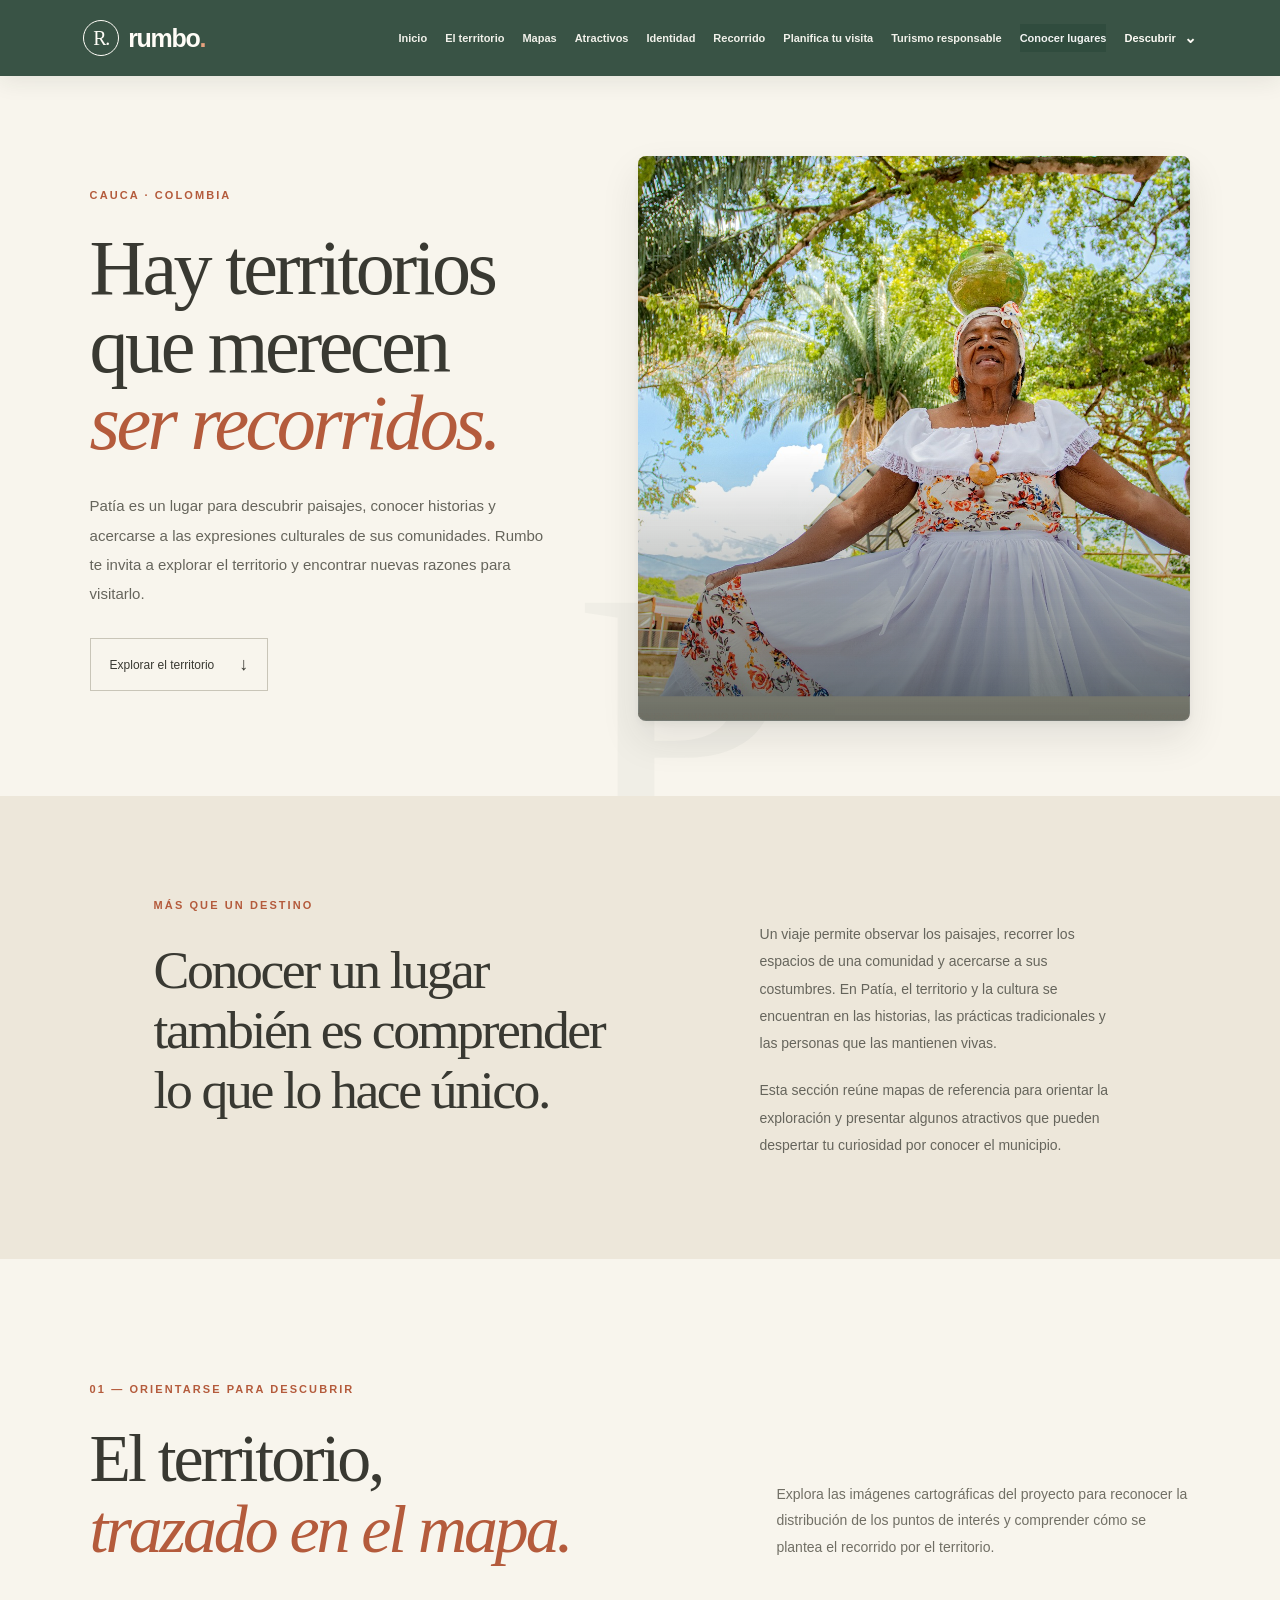
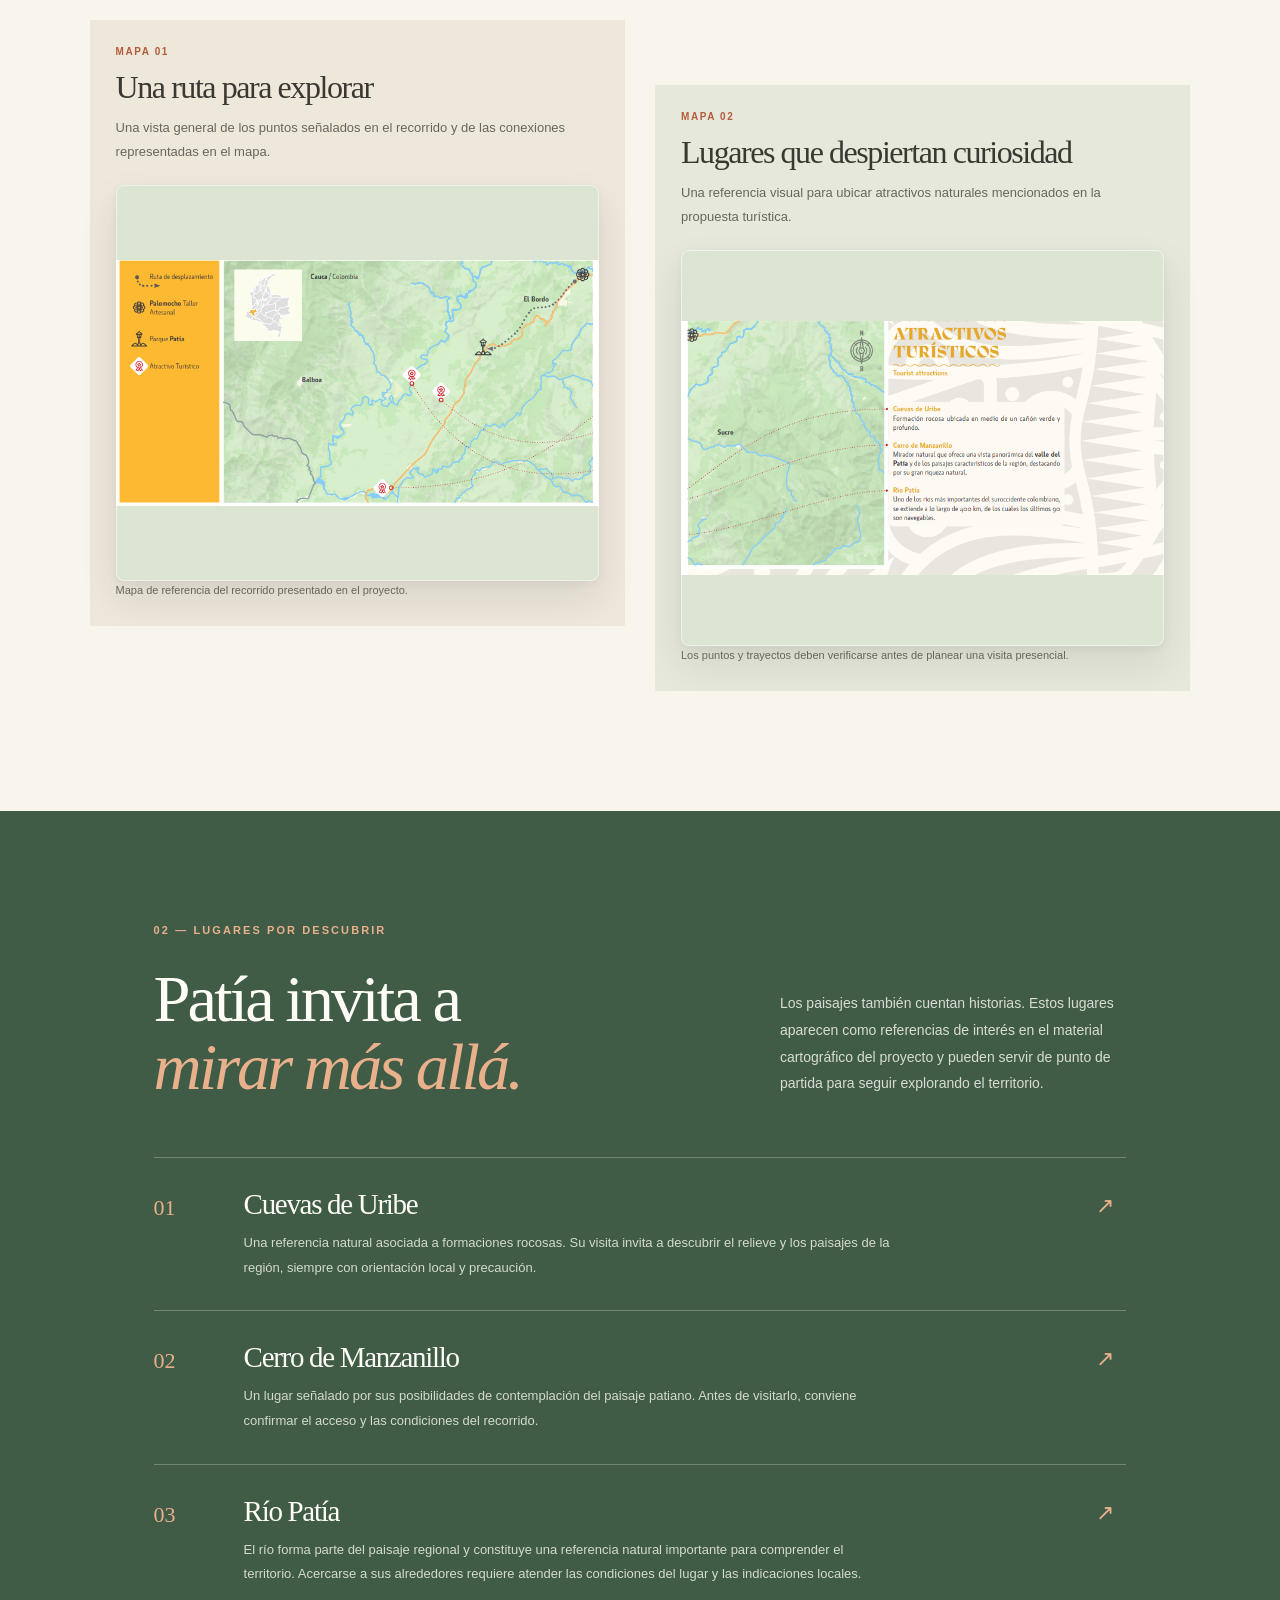
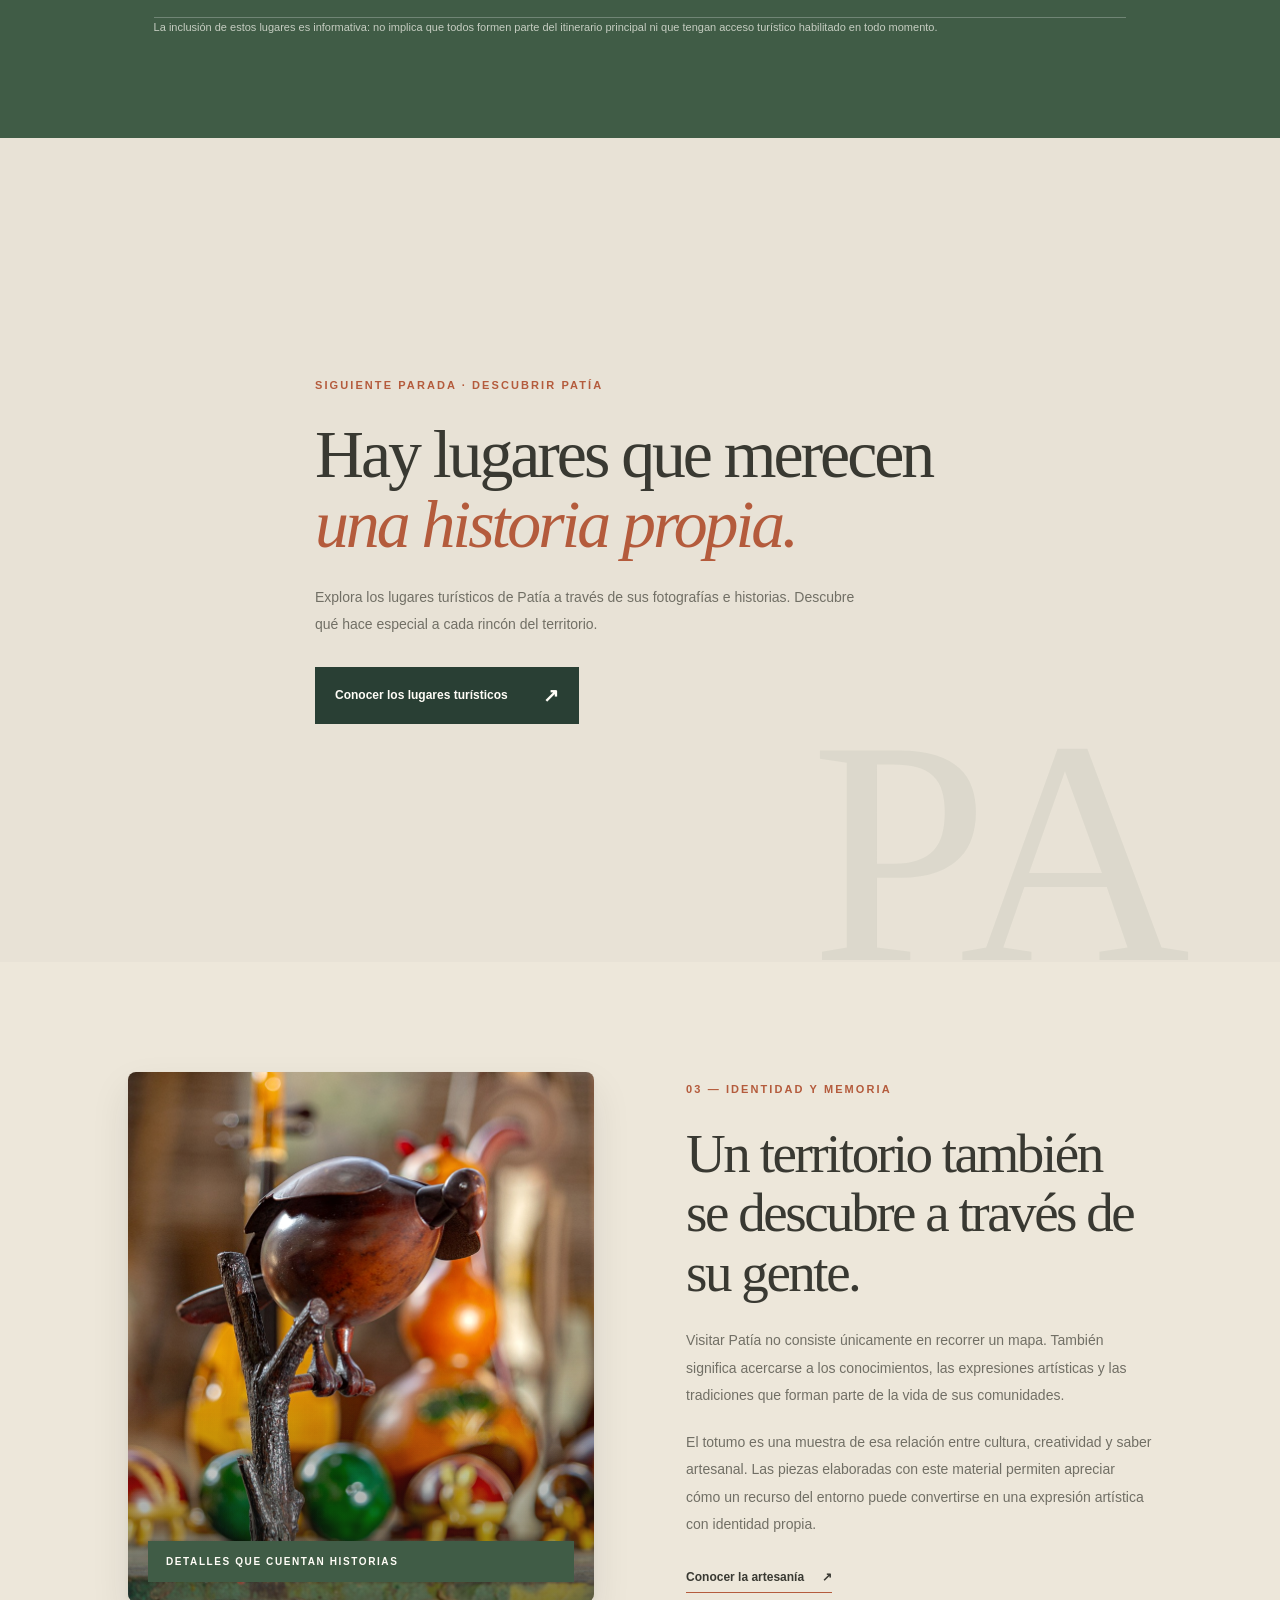
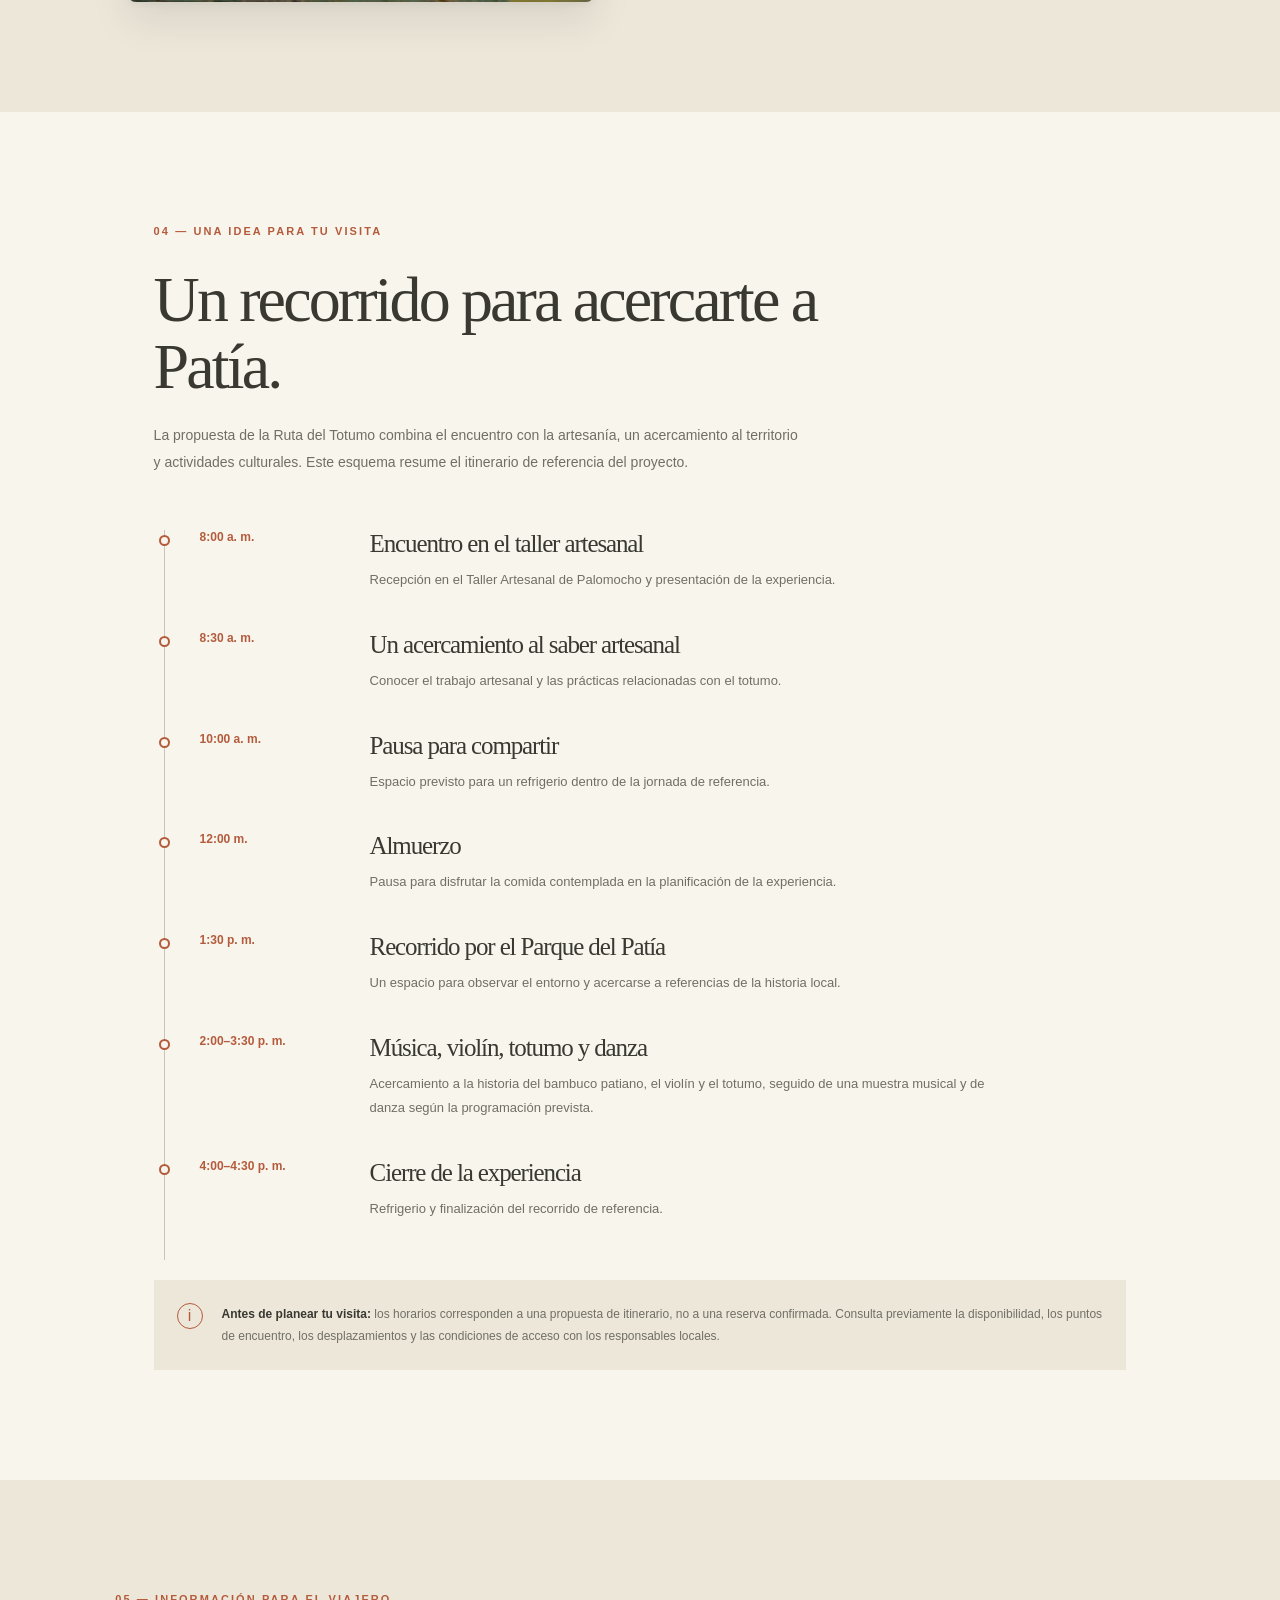
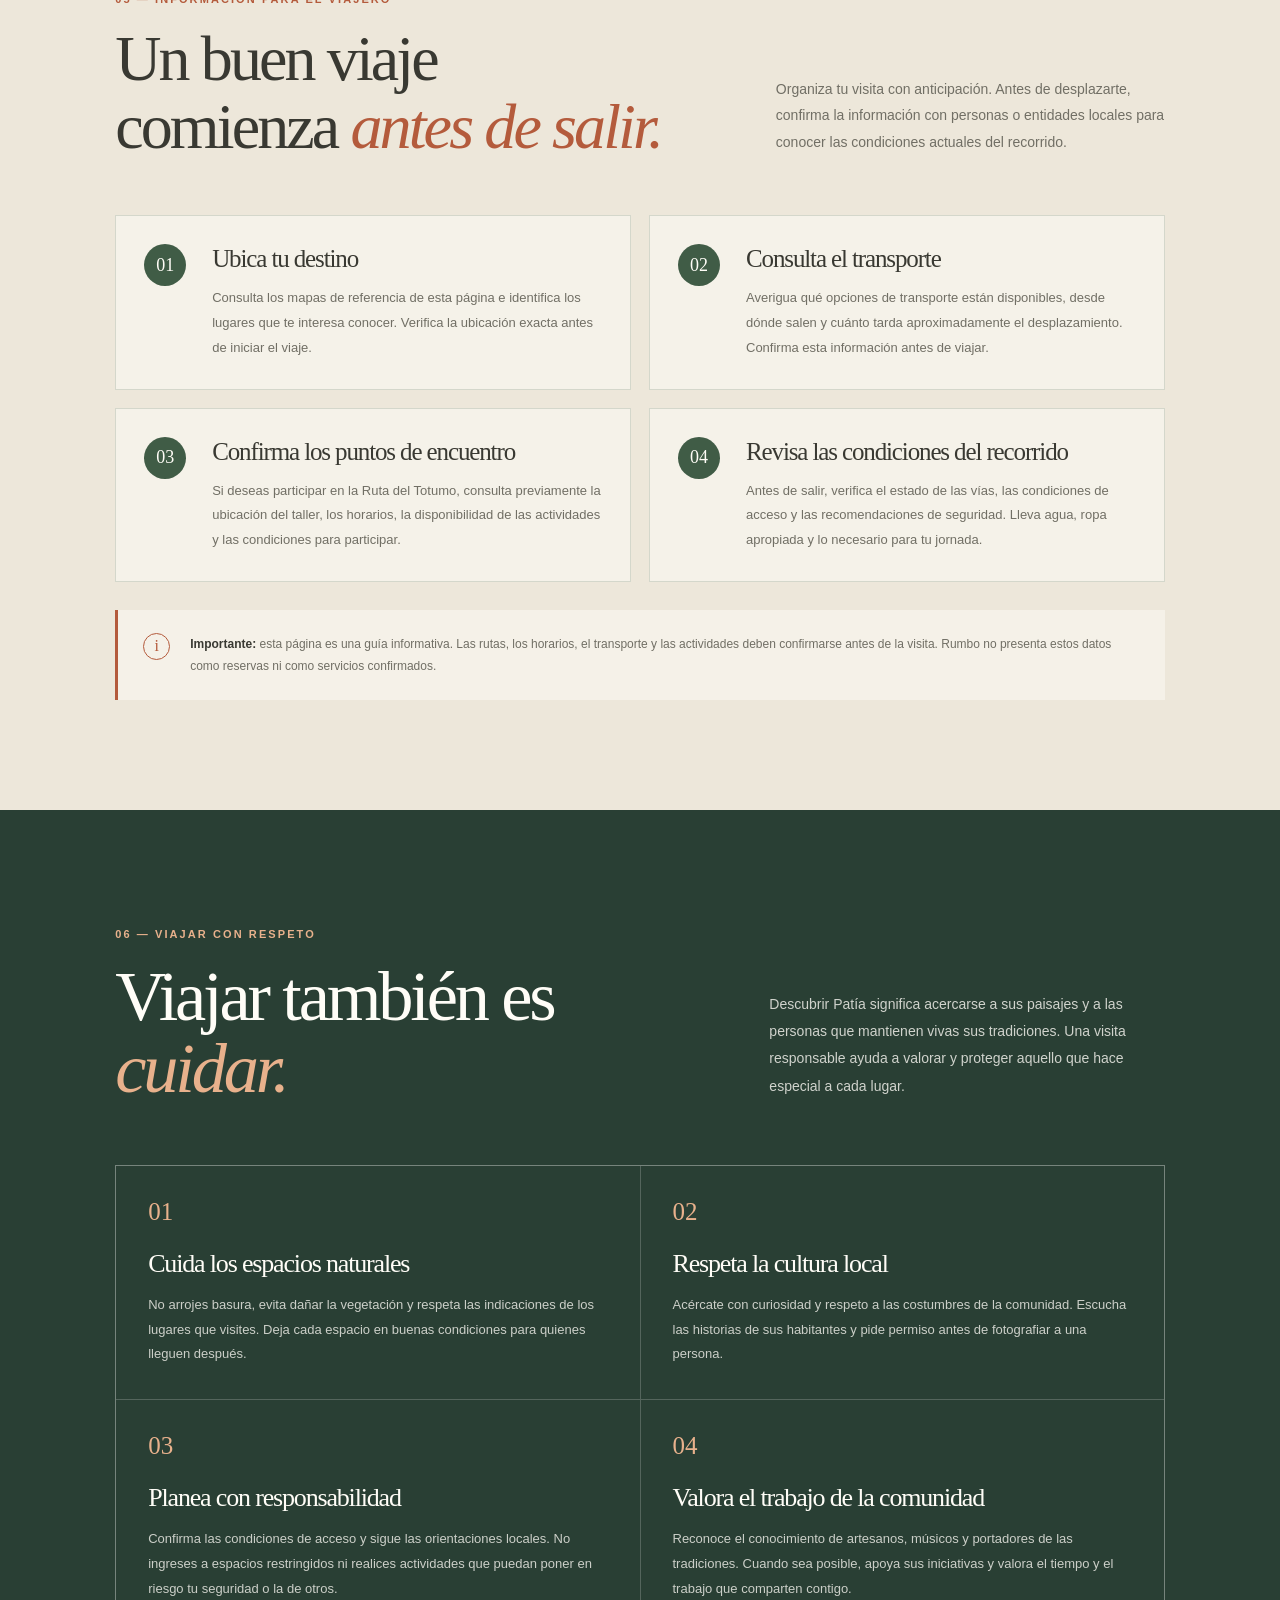
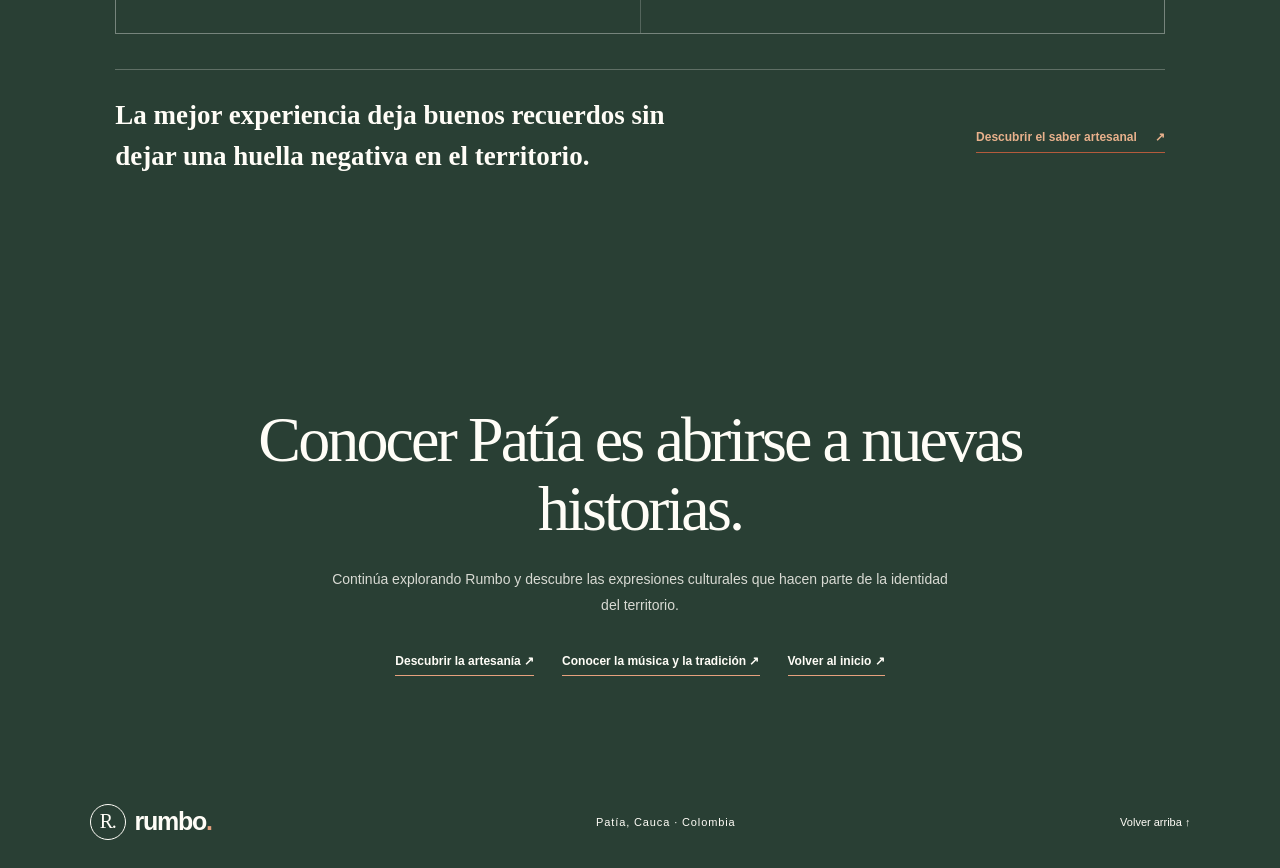
<file: paginas/territorio.html>
<!DOCTYPE html>
<html lang="es">
<head>
    <meta charset="UTF-8">
    <meta name="viewport" content="width=device-width, initial-scale=1.0">
    <meta name="description" content="Explora los paisajes, atractivos y expresiones culturales de Patía, Cauca, con Rumbo.">
    <title>Territorio y atractivos | Rumbo</title>

    <link rel="stylesheet" href="../css/styles.css">
    <link rel="stylesheet" href="../css/paginas.css">
    <link rel="stylesheet" href="../css/territorio.css">
</head>

<body class="territorio-pagina">

<header class="territorio-header">
    <a href="../index.html" class="territorio-logo" aria-label="Rumbo, inicio">
        <span class="territorio-logo-simbolo">R.</span>
        <span>rumbo<span class="territorio-punto">.</span></span>
    </a>

    <nav class="territorio-nav" aria-label="Navegación principal">
        <a href="../index.html">Inicio</a>
        <a href="#portada-territorio">El territorio</a>
        <a href="#mapas">Mapas</a>
        <a href="#atractivos">Atractivos</a>
        <a href="#identidad">Identidad</a>
        <a href="#itinerario">Recorrido</a>
        <a href="#planifica">Planifica tu visita</a>
        <a href="#turismo-responsable">Turismo responsable</a>
        <a href="#conocer-lugares" class="territorio-nav-lugares">
             Conocer lugares
</a>

        <div class="territorio-descubrir">
            <button
                class="territorio-descubrir-boton"
                id="botonDescubrir"
                type="button"
                aria-expanded="false"
                aria-controls="menuDescubrir"
            >
                Descubrir
                <span class="territorio-descubrir-flecha" aria-hidden="true">⌄</span>
            </button>

            <div class="territorio-descubrir-menu" id="menuDescubrir" hidden>
    <a href="artesania.html">
        <span>Artesanía</span>
        <small>Oficios y saberes del totumo</small>
    </a>

    <a href="musica.html">
        <span>Música y tradición</span>
        <small>Violín, bambuco y danza</small>
    </a>

    <a href="sabores.html">
        <span>Sabores</span>
        <small>Gastronomía y memoria patiana</small>
    </a>

    <a href="territorio.html">
        <span>Territorio</span>
        <small>Paisajes y lugares por conocer</small>
    </a>
</div>
        </div>
    </nav>
</header>

<main>

    <!-- PORTADA -->
    <section class="territorio-portada" id="portada-territorio">
        <div class="territorio-portada-contenido">
            <span class="territorio-etiqueta">CAUCA · COLOMBIA</span>

            <h1>
                Hay territorios<br>
                que merecen<br>
                <em>ser recorridos.</em>
            </h1>

            <p>
                Patía es un lugar para descubrir paisajes, conocer historias
                y acercarse a las expresiones culturales de sus comunidades.
                Rumbo te invita a explorar el territorio y encontrar nuevas
                razones para visitarlo.
            </p>

            <a href="#mapas" class="territorio-boton">
                Explorar el territorio <span>↓</span>
            </a>
        </div>

        <figure class="territorio-portada-imagen">
            <img
                src="../img/10.jpeg"
                alt="Mujer patiana con vestimenta tradicional y un totumo"
            >
            <figcaption>
                <span>PAISAJE HUMANO Y CULTURAL</span>
                <span>Patía, Cauca</span>
            </figcaption>
        </figure>

        <span class="territorio-portada-numero" aria-hidden="true">P.</span>
    </section>

    <!-- INTRODUCCIÓN -->
    <section class="territorio-introduccion">
        <div>
            <span class="territorio-etiqueta">MÁS QUE UN DESTINO</span>
            <h2>Conocer un lugar también es comprender lo que lo hace único.</h2>
        </div>

        <div class="territorio-introduccion-texto">
            <p>
                Un viaje permite observar los paisajes, recorrer los espacios
                de una comunidad y acercarse a sus costumbres. En Patía,
                el territorio y la cultura se encuentran en las historias,
                las prácticas tradicionales y las personas que las mantienen vivas.
            </p>

            <p>
                Esta sección reúne mapas de referencia para orientar la
                exploración y presentar algunos atractivos que pueden despertar
                tu curiosidad por conocer el municipio.
            </p>
        </div>
    </section>

    <!-- MAPAS -->
    <section class="territorio-mapas" id="mapas">
        <div class="territorio-titulo-seccion">
            <span class="territorio-etiqueta">01 — ORIENTARSE PARA DESCUBRIR</span>

            <h2>El territorio,<br><em>trazado en el mapa.</em></h2>

            <p>
                Explora las imágenes cartográficas del proyecto para reconocer
                la distribución de los puntos de interés y comprender cómo
                se plantea el recorrido por el territorio.
            </p>
        </div>

        <div class="territorio-mapas-grid">

            <article class="territorio-mapa-card territorio-mapa-ruta">
                <div class="territorio-mapa-encabezado">
                    <span class="territorio-mapa-numero">MAPA 01</span>
                    <h3>Una ruta para explorar</h3>

                    <p>
                        Una vista general de los puntos señalados en el
                        recorrido y de las conexiones representadas en el mapa.
                    </p>
                </div>

                <a
                    class="territorio-mapa-imagen"
                    href="../img/territorio2.PNG"
                    target="_blank"
                    rel="noopener"
                    aria-label="Abrir el mapa del recorrido en tamaño completo"
                >
                    <img
                        src="../img/territorio2.PNG"
                        alt="Mapa del recorrido con puntos de interés en el territorio"
                        loading="lazy"
                    >
                    <span>Ampliar mapa ↗</span>
                </a>

                <p class="territorio-mapa-nota">
                    Mapa de referencia del recorrido presentado en el proyecto.
                </p>
            </article>

            <article class="territorio-mapa-card territorio-mapa-atractivos">
                <div class="territorio-mapa-encabezado">
                    <span class="territorio-mapa-numero">MAPA 02</span>
                    <h3>Lugares que despiertan curiosidad</h3>

                    <p>
                        Una referencia visual para ubicar atractivos naturales
                        mencionados en la propuesta turística.
                    </p>
                </div>

                <a
                    class="territorio-mapa-imagen"
                    href="../img/territorio1.PNG"
                    target="_blank"
                    rel="noopener"
                    aria-label="Abrir el mapa de atractivos turísticos en tamaño completo"
                >
                    <img
                        src="../img/territorio1.PNG"
                        alt="Mapa de atractivos turísticos con referencias a Cuevas de Uribe, Cerro de Manzanillo y río Patía"
                        loading="lazy"
                    >
                    <span>Ampliar mapa ↗</span>
                </a>

                <p class="territorio-mapa-nota">
                    Los puntos y trayectos deben verificarse antes de planear
                    una visita presencial.
                </p>
            </article>

        </div>
    </section>

    <!-- ATRACTIVOS -->
    <section class="territorio-atractivos" id="atractivos">
        <div class="territorio-atractivos-cabecera">
            <div>
                <span class="territorio-etiqueta">02 — LUGARES POR DESCUBRIR</span>
                <h2>Patía invita a<br><em>mirar más allá.</em></h2>
            </div>

            <p>
                Los paisajes también cuentan historias. Estos lugares aparecen
                como referencias de interés en el material cartográfico
                del proyecto y pueden servir de punto de partida para
                seguir explorando el territorio.
            </p>
        </div>

        <div class="territorio-lista-atractivos">

            <article class="territorio-atractivo">
                <span class="territorio-atractivo-indice">01</span>

                <div>
                    <h3>Cuevas de Uribe</h3>
                    <p>
                        Una referencia natural asociada a formaciones rocosas.
                        Su visita invita a descubrir el relieve y los paisajes
                        de la región, siempre con orientación local y precaución.
                    </p>
                </div>

                <span class="territorio-atractivo-icono" aria-hidden="true">↗</span>
            </article>

            <article class="territorio-atractivo">
                <span class="territorio-atractivo-indice">02</span>

                <div>
                    <h3>Cerro de Manzanillo</h3>
                    <p>
                        Un lugar señalado por sus posibilidades de contemplación
                        del paisaje patiano. Antes de visitarlo, conviene
                        confirmar el acceso y las condiciones del recorrido.
                    </p>
                </div>

                <span class="territorio-atractivo-icono" aria-hidden="true">↗</span>
            </article>

            <article class="territorio-atractivo">
                <span class="territorio-atractivo-indice">03</span>

                <div>
                    <h3>Río Patía</h3>
                    <p>
                        El río forma parte del paisaje regional y constituye
                        una referencia natural importante para comprender
                        el territorio. Acercarse a sus alrededores requiere
                        atender las condiciones del lugar y las indicaciones locales.
                    </p>
                </div>

                <span class="territorio-atractivo-icono" aria-hidden="true">↗</span>
            </article>

        </div>

        <p class="territorio-aviso">
            La inclusión de estos lugares es informativa: no implica que
            todos formen parte del itinerario principal ni que tengan
            acceso turístico habilitado en todo momento.
        </p>
    </section>

    <!-- INVITACIÓN A EXPLORAR LOS LUGARES TURÍSTICOS -->
    <section class="territorio-explorar-lugares" id="conocer-lugares" aria-labelledby="titulo-explorar-lugares">
        <div class="territorio-explorar-contenido">
            <span class="territorio-etiqueta">SIGUIENTE PARADA · DESCUBRIR PATÍA</span>

            <h2 id="titulo-explorar-lugares">
                Hay lugares que merecen
                <em>una historia propia.</em>
            </h2>

            <p>
                Explora los lugares turísticos de Patía a través de sus
                fotografías e historias. Descubre qué hace especial a cada
                rincón del territorio.
            </p>

            <a href="lugares-turisticos.html" class="territorio-explorar-boton">
                Conocer los lugares turísticos <span aria-hidden="true">↗</span>
            </a>
        </div>

        <div class="territorio-explorar-decoracion" aria-hidden="true">
            <span>PA</span>
            <span>RUMBO · CAUCA</span>
        </div>
    </section>

    <!-- IDENTIDAD -->
    <section class="territorio-identidad" id="identidad">
        <div class="territorio-identidad-imagen">
            <img
                src="../img/15.jpeg"
                alt="Figura artesanal de un ave elaborada con totumo"
                loading="lazy"
            >
            <span>DETALLES QUE CUENTAN HISTORIAS</span>
        </div>

        <div class="territorio-identidad-texto">
            <span class="territorio-etiqueta">03 — IDENTIDAD Y MEMORIA</span>
            <h2>Un territorio también se descubre a través de su gente.</h2>

            <p>
                Visitar Patía no consiste únicamente en recorrer un mapa.
                También significa acercarse a los conocimientos, las
                expresiones artísticas y las tradiciones que forman parte
                de la vida de sus comunidades.
            </p>

            <p>
                El totumo es una muestra de esa relación entre cultura,
                creatividad y saber artesanal. Las piezas elaboradas con
                este material permiten apreciar cómo un recurso del entorno
                puede convertirse en una expresión artística con identidad propia.
            </p>

            <a href="artesania.html" class="territorio-enlace">
                Conocer la artesanía <span>↗</span>
            </a>
        </div>
    </section>

    <!-- ITINERARIO -->
    <section class="territorio-itinerario" id="itinerario">
        <div class="territorio-itinerario-intro">
            <span class="territorio-etiqueta">04 — UNA IDEA PARA TU VISITA</span>
            <h2>Un recorrido para acercarte a Patía.</h2>

            <p>
                La propuesta de la Ruta del Totumo combina el encuentro con
                la artesanía, un acercamiento al territorio y actividades
                culturales. Este esquema resume el itinerario de referencia
                del proyecto.
            </p>
        </div>

        <div class="territorio-itinerario-linea">

            <article class="territorio-itinerario-paso">
                <span class="territorio-hora">8:00 a. m.</span>
                <div>
                    <h3>Encuentro en el taller artesanal</h3>
                    <p>
                        Recepción en el Taller Artesanal de Palomocho
                        y presentación de la experiencia.
                    </p>
                </div>
            </article>

            <article class="territorio-itinerario-paso">
                <span class="territorio-hora">8:30 a. m.</span>
                <div>
                    <h3>Un acercamiento al saber artesanal</h3>
                    <p>
                        Conocer el trabajo artesanal y las prácticas
                        relacionadas con el totumo.
                    </p>
                </div>
            </article>

            <article class="territorio-itinerario-paso">
                <span class="territorio-hora">10:00 a. m.</span>
                <div>
                    <h3>Pausa para compartir</h3>
                    <p>
                        Espacio previsto para un refrigerio dentro
                        de la jornada de referencia.
                    </p>
                </div>
            </article>

            <article class="territorio-itinerario-paso">
                <span class="territorio-hora">12:00 m.</span>
                <div>
                    <h3>Almuerzo</h3>
                    <p>
                        Pausa para disfrutar la comida contemplada
                        en la planificación de la experiencia.
                    </p>
                </div>
            </article>

            <article class="territorio-itinerario-paso">
                <span class="territorio-hora">1:30 p. m.</span>
                <div>
                    <h3>Recorrido por el Parque del Patía</h3>
                    <p>
                        Un espacio para observar el entorno y acercarse
                        a referencias de la historia local.
                    </p>
                </div>
            </article>

            <article class="territorio-itinerario-paso">
                <span class="territorio-hora">2:00–3:30 p. m.</span>
                <div>
                    <h3>Música, violín, totumo y danza</h3>
                    <p>
                        Acercamiento a la historia del bambuco patiano,
                        el violín y el totumo, seguido de una muestra
                        musical y de danza según la programación prevista.
                    </p>
                </div>
            </article>

            <article class="territorio-itinerario-paso">
                <span class="territorio-hora">4:00–4:30 p. m.</span>
                <div>
                    <h3>Cierre de la experiencia</h3>
                    <p>
                        Refrigerio y finalización del recorrido de referencia.
                    </p>
                </div>
            </article>

        </div>

        <div class="territorio-itinerario-nota">
            <span aria-hidden="true">i</span>
            <p>
                <strong>Antes de planear tu visita:</strong> los horarios
                corresponden a una propuesta de itinerario, no a una
                reserva confirmada. Consulta previamente la disponibilidad,
                los puntos de encuentro, los desplazamientos y las condiciones
                de acceso con los responsables locales.
            </p>
        </div>
    </section>

    <!-- PLANIFICA TU VISITA -->
    <section class="territorio-planifica" id="planifica">
        <div class="territorio-planifica-intro">
            <span class="territorio-etiqueta">05 — INFORMACIÓN PARA EL VIAJERO</span>
            <h2>Un buen viaje comienza <em>antes de salir.</em></h2>

            <p>
                Organiza tu visita con anticipación. Antes de desplazarte,
                confirma la información con personas o entidades locales
                para conocer las condiciones actuales del recorrido.
            </p>
        </div>

        <div class="territorio-planifica-grid">

            <article class="territorio-planifica-card">
                <span class="territorio-planifica-numero">01</span>
                <div>
                    <h3>Ubica tu destino</h3>
                    <p>
                        Consulta los mapas de referencia de esta página e
                        identifica los lugares que te interesa conocer.
                        Verifica la ubicación exacta antes de iniciar el viaje.
                    </p>
                </div>
            </article>

            <article class="territorio-planifica-card">
                <span class="territorio-planifica-numero">02</span>
                <div>
                    <h3>Consulta el transporte</h3>
                    <p>
                        Averigua qué opciones de transporte están disponibles,
                        desde dónde salen y cuánto tarda aproximadamente el
                        desplazamiento. Confirma esta información antes de viajar.
                    </p>
                </div>
            </article>

            <article class="territorio-planifica-card">
                <span class="territorio-planifica-numero">03</span>
                <div>
                    <h3>Confirma los puntos de encuentro</h3>
                    <p>
                        Si deseas participar en la Ruta del Totumo, consulta
                        previamente la ubicación del taller, los horarios,
                        la disponibilidad de las actividades y las condiciones
                        para participar.
                    </p>
                </div>
            </article>

            <article class="territorio-planifica-card">
                <span class="territorio-planifica-numero">04</span>
                <div>
                    <h3>Revisa las condiciones del recorrido</h3>
                    <p>
                        Antes de salir, verifica el estado de las vías, las
                        condiciones de acceso y las recomendaciones de seguridad.
                        Lleva agua, ropa apropiada y lo necesario para tu jornada.
                    </p>
                </div>
            </article>

        </div>

        <div class="territorio-planifica-aviso">
            <span aria-hidden="true">i</span>
            <p>
                <strong>Importante:</strong> esta página es una guía informativa.
                Las rutas, los horarios, el transporte y las actividades deben
                confirmarse antes de la visita. Rumbo no presenta estos datos
                como reservas ni como servicios confirmados.
            </p>
        </div>
    </section>

    <!-- TURISMO RESPONSABLE -->
    <section class="territorio-responsable" id="turismo-responsable">
        <div class="territorio-responsable-intro">
            <span class="territorio-etiqueta">06 — VIAJAR CON RESPETO</span>
            <h2>Viajar también es <em>cuidar.</em></h2>

            <p>
                Descubrir Patía significa acercarse a sus paisajes y a las
                personas que mantienen vivas sus tradiciones. Una visita
                responsable ayuda a valorar y proteger aquello que hace
                especial a cada lugar.
            </p>
        </div>

        <div class="territorio-responsable-grid">

            <article class="territorio-responsable-card">
                <span class="territorio-responsable-icono" aria-hidden="true">01</span>
                <h3>Cuida los espacios naturales</h3>
                <p>
                    No arrojes basura, evita dañar la vegetación y respeta las
                    indicaciones de los lugares que visites. Deja cada espacio
                    en buenas condiciones para quienes lleguen después.
                </p>
            </article>

            <article class="territorio-responsable-card">
                <span class="territorio-responsable-icono" aria-hidden="true">02</span>
                <h3>Respeta la cultura local</h3>
                <p>
                    Acércate con curiosidad y respeto a las costumbres de la
                    comunidad. Escucha las historias de sus habitantes y pide
                    permiso antes de fotografiar a una persona.
                </p>
            </article>

            <article class="territorio-responsable-card">
                <span class="territorio-responsable-icono" aria-hidden="true">03</span>
                <h3>Planea con responsabilidad</h3>
                <p>
                    Confirma las condiciones de acceso y sigue las orientaciones
                    locales. No ingreses a espacios restringidos ni realices
                    actividades que puedan poner en riesgo tu seguridad o la de otros.
                </p>
            </article>

            <article class="territorio-responsable-card">
                <span class="territorio-responsable-icono" aria-hidden="true">04</span>
                <h3>Valora el trabajo de la comunidad</h3>
                <p>
                    Reconoce el conocimiento de artesanos, músicos y portadores
                    de las tradiciones. Cuando sea posible, apoya sus iniciativas
                    y valora el tiempo y el trabajo que comparten contigo.
                </p>
            </article>

        </div>

        <div class="territorio-responsable-cierre">
            <p>
                <strong>
                    La mejor experiencia deja buenos recuerdos sin dejar
                    una huella negativa en el territorio.
                </strong>
            </p>

            <a href="artesania.html" class="territorio-enlace">
                Descubrir el saber artesanal <span>↗</span>
            </a>
        </div>
    </section>

    <!-- CIERRE ORIGINAL CONSERVADO -->
    <section class="territorio-cierre">
        <span class="territorio-etiqueta"></span>

        <h2>Conocer Patía es abrirse a nuevas historias.</h2>

        <p>
            Continúa explorando Rumbo y descubre las expresiones culturales
            que hacen parte de la identidad del territorio.
        </p>

        <div class="territorio-cierre-enlaces">
            <a href="artesania.html">Descubrir la artesanía ↗</a>
            <a href="musica.html">Conocer la música y la tradición ↗</a>
            <a href="../index.html">Volver al inicio ↗</a>
        </div>
    </section>

</main>

<footer class="territorio-footer">
    <a href="../index.html" class="territorio-logo">
        <span class="territorio-logo-simbolo">R.</span>
        <span>rumbo<span class="territorio-punto">.</span></span>
    </a>

    <p>Patía, Cauca · Colombia</p>

    <a href="#portada-territorio">Volver arriba ↑</a>
</footer>

<script>
document.addEventListener("DOMContentLoaded", () => {
    const boton = document.getElementById("botonDescubrir");
    const menu = document.getElementById("menuDescubrir");

    if (!boton || !menu) return;

    const cerrarMenu = () => {
        menu.hidden = true;
        boton.setAttribute("aria-expanded", "false");
        boton.classList.remove("activo");
    };

    boton.addEventListener("click", (evento) => {
        evento.stopPropagation();

        const abrir = menu.hidden;

        menu.hidden = !abrir;
        boton.setAttribute("aria-expanded", String(abrir));
        boton.classList.toggle("activo", abrir);
    });

    menu.querySelectorAll("a").forEach((enlace) => {
        enlace.addEventListener("click", cerrarMenu);
    });

    document.addEventListener("click", (evento) => {
        if (!evento.target.closest(".territorio-descubrir")) {
            cerrarMenu();
        }
    });

    document.addEventListener("keydown", (evento) => {
        if (evento.key === "Escape") {
            cerrarMenu();
            boton.focus();
        }
    });
});
</script>

</body>
</html>
</file>
<file: css/styles.css>
:root{--verde:#24392d;--verde-oscuro:#18251e;--crema:#f3efe6;--blanco:#fffdf8;--terracota:#bd7655;--texto:#282a24;--texto-suave:#77776e;--serif:"Playfair Display",Georgia,serif;--sans:"DM Sans",Arial,sans-serif;--margen:clamp(22px,7vw,110px);}
*{margin:0;padding:0;box-sizing:border-box;}
html{scroll-behavior:smooth;scroll-padding-top:90px;}
body{background:var(--crema);color:var(--texto);font-family:var(--sans);overflow-x:hidden;}
img,video{display:block;width:100%;}
img{height:100%;object-fit:cover;}
a{color:inherit;text-decoration:none;}
button,a{-webkit-tap-highlight-color:transparent;}
::selection{background:var(--terracota);color:white;}

/* NAVEGACIÓN */
.encabezado{position:absolute;z-index:10;top:0;left:0;width:100%;padding:28px var(--margen);display:flex;justify-content:space-between;align-items:center;gap:24px;color:white;border-bottom:1px solid rgb(255 255 255 / 22%);}
.marca{display:inline-flex;align-items:center;gap:10px;font-size:25px;font-weight:700;letter-spacing:-1.5px;flex-shrink:0;}
.marca-simbolo{width:35px;height:35px;display:grid;place-items:center;border:1px solid currentColor;border-radius:50%;font-family:var(--serif);font-size:19px;}
.marca-punto{color:var(--terracota);}
.navegacion{display:flex;gap:clamp(18px,3vw,42px);align-items:center;flex-wrap:wrap;}
.navegacion a{font-size:12px;transition:opacity .3s ease;}
.navegacion a:hover{opacity:.65;}

/* PORTADA */
.portada{position:relative;min-height:760px;height:100svh;max-height:1100px;background:var(--verde-oscuro);color:white;display:flex;align-items:center;overflow:hidden;}
.portada-imagen,.portada-capa{position:absolute;inset:0;width:100%;height:100%;}
.portada-imagen{object-position:center;animation:aparecer-imagen 1.4s ease both;}
.portada-capa{background:linear-gradient(90deg,rgb(15 25 19 / 78%),rgb(15 25 19 / 28%) 68%,rgb(15 25 19 / 14%)),linear-gradient(0deg,rgb(15 25 19 / 60%),transparent 40%);}
.portada-superior,.portada-inferior{position:absolute;left:var(--margen);right:var(--margen);display:flex;justify-content:space-between;align-items:center;font-size:9px;letter-spacing:2px;}
.portada-superior{top:125px;}
.portada-inferior{bottom:35px;}
.portada-inferior a{font-size:23px;}
.portada-contenido{position:relative;z-index:1;width:min(850px,85%);margin-left:var(--margen);padding-top:95px;animation:subir .9s .15s ease both;}
.sobretitulo{font-size:10px;font-weight:600;letter-spacing:3px;line-height:1.8;}
.portada-contenido>.lema-portada{display:table;max-width:100%;padding:0;margin-bottom:22px;background:transparent;color:var(--blanco);font-size:10px;font-weight:600;letter-spacing:2.4px;line-height:1.8;text-shadow:0 1px 8px rgb(0 0 0 / 35%);}
.portada h1,h2{font-family:var(--serif);font-weight:400;letter-spacing:-2px;line-height:1.08;}
.portada h1{margin:18px 0 23px;font-size:clamp(52px,7.5vw,105px);}
.portada h1 em,h2 em{font-weight:400;color:var(--terracota);}
.portada-descripcion{max-width:450px;color:rgb(255 255 255 / 83%);font-size:14px;line-height:1.9;}
.boton-principal,.boton-claro{display:inline-flex;justify-content:space-between;align-items:center;gap:30px;margin-top:30px;padding:16px 20px;background:var(--terracota);color:white;font-size:11px;transition:transform .3s ease,background .3s ease;}
.boton-principal:hover,.boton-claro:hover{transform:translateY(-4px);background:#a96244;}

/* INTRODUCCIÓN */
.seccion{padding:125px var(--margen);}
.introduccion{display:grid;grid-template-columns:.65fr 1.1fr 1fr;gap:45px;align-items:start;}
.introduccion-etiqueta{display:flex;flex-direction:column;gap:12px;color:var(--texto-suave);font-size:9px;letter-spacing:2px;}
.numero-seccion{color:var(--terracota);font-family:var(--serif);font-size:30px;}
.texto-verde{color:var(--verde);}
.introduccion h2,.cabecera-seccion h2,.video-texto h2,.cierre h2{margin:20px 0;font-size:clamp(36px,4.3vw,60px);}
.introduccion-contenido{padding-bottom:35px;}
.texto-introduccion,.cabecera-descripcion,.experiencia-info p,.video-texto>p:not(.sobretitulo){color:var(--texto-suave);font-size:13px;line-height:2;}
.texto-introduccion{max-width:470px;}
.enlace-texto{display:inline-block;margin-top:27px;padding-bottom:7px;border-bottom:1px solid var(--terracota);font-size:11px;}
.enlace-texto span{margin-left:12px;}
.imagen-marco{position:relative;min-height:370px;height:430px;overflow:hidden;}
.imagen-marco img{transition:transform .8s cubic-bezier(.2,.7,.2,1);}
.imagen-marco:hover img{transform:scale(1.06);}
.imagen-nota{position:absolute;bottom:15px;left:15px;padding:9px 12px;background:var(--crema);font-size:9px;letter-spacing:1px;}

/* EXPERIENCIAS: DISEÑO MEJORADO DE LAS CUATRO IMÁGENES */
.experiencias{position:relative;overflow:hidden;background:#e8e2d6;}
.cabecera-seccion{display:flex;justify-content:space-between;align-items:end;gap:40px;margin-bottom:60px;}
.cabecera-seccion h2{margin-bottom:0;}
.cabecera-descripcion{max-width:330px;}
.rejilla-experiencias{display:grid;grid-template-columns:minmax(0,1.15fr) minmax(0,.85fr);gap:76px 38px;align-items:start;}
.experiencia{min-width:0;position:relative;transition:transform .45s cubic-bezier(.2,.7,.2,1);}
.experiencia-grande .experiencia-foto{height:530px;}
.experiencia-desplazada{margin-top:130px;}
.experiencia-desplazada .experiencia-foto{height:380px;}
.experiencia-tercera{width:100%;margin-top:0;grid-column:1;}
.experiencia-tercera .experiencia-foto{height:340px;}
.experiencia-foto{position:relative;overflow:hidden;isolation:isolate;border-radius:8px;background:#d9d1c3;box-shadow:0 18px 38px rgb(40 42 36 / 10%),0 3px 8px rgb(40 42 36 / 5%);outline:1px solid rgb(255 255 255 / 55%);outline-offset:-1px;transform:translateZ(0);}
.experiencia-foto img{display:block;width:100%;height:100%;min-height:0;object-fit:cover;object-position:center;filter:saturate(.96) contrast(1.03);transform:scale(1.001);transition:transform .9s cubic-bezier(.2,.7,.2,1),filter .7s ease;}
.experiencia-foto::before{content:"";position:absolute;inset:0;z-index:1;pointer-events:none;background:linear-gradient(180deg,rgb(20 29 23 / 0%) 52%,rgb(20 29 23 / 58%) 100%),linear-gradient(0deg,rgb(20 29 23 / 7%),transparent 40%);opacity:.9;transition:opacity .45s ease;}
.experiencia-foto::after{content:"↗";position:absolute;z-index:2;top:18px;right:18px;width:42px;height:42px;display:grid;place-items:center;border:1px solid rgb(255 255 255 / 75%);border-radius:50%;background:rgb(243 239 230 / 92%);color:var(--verde-oscuro);font-size:19px;opacity:0;transform:translateY(7px) rotate(-12deg);transition:opacity .35s ease,transform .35s ease,background .35s ease,color .35s ease;}
.experiencia:hover{transform:translateY(-5px);}
.experiencia:hover .experiencia-foto img{transform:scale(1.065);filter:saturate(1.08) contrast(1.04);}
.experiencia:hover .experiencia-foto::before{opacity:1;}
.experiencia:hover .experiencia-foto::after{opacity:1;transform:translateY(0) rotate(0);background:var(--terracota);color:white;}
.experiencia-numero{position:absolute;z-index:3;left:19px;bottom:19px;display:inline-flex;align-items:center;gap:9px;padding:9px 12px;border:1px solid rgb(255 255 255 / 34%);border-radius:2px;background:rgb(24 37 30 / 25%);color:white;font-size:9px;font-weight:600;letter-spacing:1.8px;line-height:1.5;text-shadow:0 1px 8px rgb(0 0 0 / 35%);backdrop-filter:blur(5px);-webkit-backdrop-filter:blur(5px);}
.experiencia-info{display:flex;justify-content:space-between;align-items:flex-start;gap:28px;padding-top:25px;}
.experiencia-info>div{flex:1;min-width:0;}
.experiencia-info h3{margin-bottom:16px;font-family:var(--serif);font-size:clamp(24px,2.1vw,30px);font-weight:400;line-height:1.3;letter-spacing:-.5px;transition:color .3s ease;}
.experiencia:hover .experiencia-info h3{color:var(--verde);}
.experiencia-info p{max-width:450px;color:var(--texto-suave);font-size:13px;line-height:2.1;}
.flecha-decorativa{flex-shrink:0;color:var(--terracota);font-size:23px;transition:transform .3s ease;}
.experiencia:hover .flecha-decorativa{transform:translate(4px,-4px);}
.experiencia-tercera .experiencia-foto{display:block;overflow:hidden;background:#d9d1c3;}
.experiencia-tercera .experiencia-foto img{object-fit:cover;object-position:center;}
.experiencia-territorio{grid-column:2;margin-top:70px;}
.experiencia-territorio .experiencia-foto{height:360px;}
.experiencia-territorio .experiencia-foto img{object-fit:cover;object-position:center;}
@media (prefers-reduced-motion:reduce){.experiencia,.experiencia-foto img,.experiencia-foto::before,.experiencia-foto::after,.experiencia-info h3,.flecha-decorativa{transition:none;}.experiencia:hover,.experiencia:hover .experiencia-foto img{transform:none;}}

/* RECORRIDO */
.itinerario{position:relative;min-height:570px;display:flex;align-items:center;overflow:hidden;background:var(--verde-oscuro);color:white;}
.itinerario-fondo{position:absolute;inset:0;background:linear-gradient(90deg,rgb(19 31 24 / 94%),rgb(19 31 24 / 65%) 60%,rgb(19 31 24 / 20%)),url("../img/18.jpeg") center/cover no-repeat;transition:transform 1s ease;}
.itinerario:hover .itinerario-fondo{transform:scale(1.025);}
.itinerario-contenido{position:relative;max-width:670px;padding:100px var(--margen);}
.itinerario h2{margin:25px 0;font-size:clamp(43px,5.5vw,72px);}
.itinerario-contenido>p:not(.sobretitulo){max-width:470px;color:rgb(255 255 255 / 76%);font-size:13px;line-height:2;}
.boton-claro{background:var(--crema);color:var(--verde-oscuro);}
.itinerario-nota{position:absolute;right:var(--margen);bottom:35px;display:flex;gap:30px;font-size:9px;letter-spacing:2px;}

/* GALERÍA CULTURAL INTERACTIVA */
.galeria-cultural{padding:120px var(--margen);background:#f3efe6;color:#282a24;}
.galeria-cultural-cabecera{display:grid;grid-template-columns:1.2fr .8fr;align-items:end;gap:20px 60px;margin-bottom:55px;}
.galeria-cultural-cabecera .sobretitulo{grid-column:1/-1;color:var(--verde);}
.galeria-cultural-cabecera h2{max-width:780px;font-family:var(--serif);font-size:clamp(38px,5vw,66px);font-weight:400;letter-spacing:-1.8px;line-height:1.12;}
.galeria-cultural-cabecera h2 em{color:var(--terracota);}
.galeria-cultural-cabecera>p:last-child{max-width:350px;color:var(--texto-suave);font-size:13px;line-height:1.9;}
.relato-cultural{display:grid;grid-template-columns:1.05fr .95fr;min-height:480px;background:#e8e2d6;transition:opacity .25s ease;}
.relato-cultural.cambiando{opacity:.5;}
.relato-imagen{position:relative;min-height:480px;overflow:hidden;background:#d4ccbe;}
.relato-imagen img{width:100%;height:100%;object-fit:cover;object-position:center;transition:transform .8s ease,opacity .25s ease;}
.relato-cultural:hover .relato-imagen img{transform:scale(1.025);}
#relato-numero{position:absolute;left:22px;bottom:22px;color:white;font-size:9px;letter-spacing:2px;text-shadow:0 1px 8px #000;}
.relato-contenido{display:flex;flex-direction:column;align-items:flex-start;justify-content:center;padding:clamp(28px,5vw,75px);}
.relato-contenido .sobretitulo{color:var(--terracota);font-size:9px;}
.relato-contenido h3{margin:22px 0 18px;font-family:var(--serif);font-size:clamp(32px,3.4vw,48px);font-weight:400;line-height:1.15;}
#relato-texto{max-width:480px;color:var(--texto-suave);font-size:13px;line-height:2;}
.relato-controles{display:flex;justify-content:space-between;align-items:center;gap:22px;width:100%;margin-top:35px;padding-top:20px;border-top:1px solid rgb(40 42 36 / 16%);}
.relato-progreso{font-size:10px;letter-spacing:1px;white-space:nowrap;}
.relato-progreso i{padding:0 7px;color:var(--terracota);font-style:normal;}
.relato-siguiente{border:0;border-bottom:1px solid var(--terracota);padding:0 0 9px;background:transparent;color:var(--texto);font:inherit;font-size:11px;cursor:pointer;transition:color .25s ease,transform .25s ease;}
.relato-siguiente span{margin-left:14px;color:var(--terracota);}
.relato-siguiente:hover{color:var(--terracota);transform:translateX(3px);}
.relato-puntos{display:flex;gap:9px;margin-top:25px;}
.relato-punto{width:28px;height:3px;padding:0;border:0;background:#c6bfb2;cursor:pointer;transition:width .25s ease,background .25s ease;}
.relato-punto.activo{width:48px;background:var(--terracota);}
.credito-fotografico{margin-top:25px;color:var(--texto-suave);font-size:10px;text-align:right;}

/* VIDEO */
.video-seccion{padding:100px var(--margen);background:var(--verde-oscuro);color:white;}
.video-texto{display:flex;flex-direction:column;align-items:flex-start;margin-bottom:45px;}
.video-texto h2{margin-bottom:15px;}
.video-texto>p:not(.sobretitulo){max-width:520px;color:rgb(255 255 255 / 68%);}
.video-marco{width:100%;aspect-ratio:16/9;max-height:760px;background:#101712;overflow:hidden;}
.video-marco video{height:100%;object-fit:contain;}
.video-credito{display:flex;flex-direction:column;align-items:flex-start;gap:8px;margin-top:25px;padding:22px 0 8px;border-top:1px solid rgb(255 255 255 / 20%);}
.video-credito-etiqueta{color:var(--terracota);font-size:9px;letter-spacing:2px;}
.video-credito p{color:var(--blanco);font-family:var(--serif);font-size:clamp(18px,2vw,24px);line-height:1.5;}
.video-credito-autora{color:rgb(255 255 255 / 72%);font-size:12px;line-height:1.7;}

/* CIERRE */
.cierre{padding:120px 20px;background:#e8e2d6;text-align:center;}
.cierre h2{margin:25px 0 0;font-size:clamp(40px,6vw,75px);}

/* PIE DE PÁGINA */
.pie-pagina{padding:35px var(--margen);display:flex;align-items:center;justify-content:space-between;gap:25px;background:var(--verde-oscuro);color:white;}
.marca-pie{font-size:21px;}
.pie-pagina p{color:rgb(255 255 255 / 65%);font-size:10px;}

/* ANIMACIONES */
@keyframes subir{from{opacity:0;transform:translateY(25px);}to{opacity:1;transform:translateY(0);}}
@keyframes aparecer-imagen{from{opacity:.55;transform:scale(1.035);}to{opacity:1;transform:scale(1);}}

/* TABLET */
@media (max-width:1000px){
.introduccion{grid-template-columns:.3fr 1fr;gap:30px;}
.introduccion-etiqueta{grid-column:1/-1;flex-direction:row;align-items:center;}
.introduccion-imagen{height:390px;}
.rejilla-experiencias{gap:50px 25px;}
.experiencia-grande .experiencia-foto{height:420px;}
.experiencia-desplazada .experiencia-foto{height:320px;}
.experiencia-tercera .experiencia-foto,.experiencia-territorio .experiencia-foto{height:320px;}
.experiencia-territorio{grid-column:1;margin-top:0;}
.galeria-cultural-cabecera{grid-template-columns:1fr;}
.galeria-cultural-cabecera>p:last-child{max-width:550px;}
.relato-cultural{min-height:400px;}
.relato-imagen{min-height:400px;}
.pie-pagina{flex-wrap:wrap;}
}

/* MÓVILES */
@media (max-width:650px){
:root{--margen:22px;}
.encabezado{padding-top:18px;padding-bottom:18px;}
.marca{font-size:22px;}
.navegacion{position:absolute;top:75px;left:0;right:0;padding:13px 20px;justify-content:center;gap:19px;background:rgb(24 37 30 / 94%);}
.navegacion a{font-size:10px;}
.portada{min-height:690px;height:94svh;}
.portada-superior{top:125px;font-size:8px;letter-spacing:1px;}
.portada-superior span:last-child{display:none;}
.portada-contenido{width:calc(100% - 44px);margin-left:var(--margen);padding-top:100px;}
.portada-contenido>.lema-portada{font-size:8px;letter-spacing:1.5px;margin-bottom:17px;}
.portada h1{font-size:clamp(48px,12vw,68px);letter-spacing:-1.8px;}
.portada-descripcion{max-width:340px;font-size:13px;}
.portada-inferior{font-size:8px;letter-spacing:1px;}
.seccion{padding-top:80px;padding-bottom:80px;}
.introduccion{grid-template-columns:1fr;gap:20px;}
.introduccion h2,.cabecera-seccion h2,.video-texto h2{font-size:43px;}
.introduccion-imagen{height:350px;min-height:0;}
.cabecera-seccion{display:block;margin-bottom:35px;}
.cabecera-descripcion{margin-top:20px;}
.rejilla-experiencias{grid-template-columns:1fr;gap:45px;}
.experiencia-desplazada,.experiencia-tercera,.experiencia-territorio{width:100%;margin-top:0;grid-column:1;}
.experiencia-grande .experiencia-foto,.experiencia-desplazada .experiencia-foto,.experiencia-tercera .experiencia-foto,.experiencia-territorio .experiencia-foto{height:320px;}
.experiencia-info{gap:16px;padding-top:24px;}
.experiencia-info h3{font-size:24px;margin-bottom:12px;}
.itinerario{min-height:530px;}
.itinerario-contenido{padding-top:80px;padding-bottom:100px;}
.itinerario h2{font-size:45px;}
.itinerario-nota{left:var(--margen);right:var(--margen);justify-content:space-between;font-size:8px;gap:10px;}
.galeria-cultural{padding:80px var(--margen);}
.galeria-cultural-cabecera{margin-bottom:32px;}
.galeria-cultural-cabecera h2{font-size:42px;}
.relato-cultural{grid-template-columns:1fr;}
.relato-imagen{min-height:300px;height:300px;}
.relato-contenido{padding:28px 24px 32px;}
.relato-contenido h3{font-size:34px;}
.relato-controles{align-items:flex-start;}
.relato-siguiente{font-size:10px;}
.video-seccion{padding-top:80px;padding-bottom:70px;}
.video-marco{aspect-ratio:4/3;}
.video-credito p{font-size:19px;}
.cierre{padding:90px 20px;}
.cierre h2{font-size:43px;}
.pie-pagina{flex-direction:column;align-items:flex-start;}
}
@media (prefers-reduced-motion:reduce){
*,*::before,*::after{scroll-behavior:auto!important;animation-duration:.01ms!important;transition-duration:.01ms!important;}
}

/* ESTILO EXCLUSIVO PARA LA IMAGEN DE KUMIS */
.introduccion-imagen img {
    display: block;
    width: 100%;
    height: 100%;
    object-fit: cover;
    object-position: center;
    border-radius: 8px;
    filter: saturate(.96) contrast(1.03);
    transform: scale(1.001);
    transition:
        transform .9s cubic-bezier(.2, .7, .2, 1),
        filter .7s ease;
}

.introduccion-imagen {
    position: relative;
    overflow: hidden;
    border-radius: 8px;
    background: #d9d1c3;
    box-shadow:
        0 18px 38px rgb(40 42 36 / 10%),
        0 3px 8px rgb(40 42 36 / 5%);
    outline: 1px solid rgb(255 255 255 / 55%);
    outline-offset: -1px;
}

.introduccion-imagen:hover img {
    transform: scale(1.065);
    filter: saturate(1.08) contrast(1.04);
}

@media (prefers-reduced-motion: reduce) {
    .introduccion-imagen img {
        transition: none;
    }

    .introduccion-imagen:hover img {
        transform: none;
    }
}


/* Ajustes de visualización */

img,
video {
    max-width: 100%;
}

.portada,
.introduccion,
.experiencias,
.itinerario,
.galeria-cultural,
.video-seccion,
.cierre,
.pie-pagina {
    min-width: 0;
}

.introduccion-contenido,
.experiencia-info,
.galeria-cultural-cabecera,
.relato-contenido,
.video-texto {
    min-width: 0;
    overflow-wrap: break-word;
}

@media (min-width: 1400px) {
    .portada-contenido {
        width: min(850px, 85%);
    }

    .seccion,
    .galeria-cultural,
    .video-seccion {
        padding-left: max(var(--margen), calc((100vw - 1400px) / 2));
        padding-right: max(var(--margen), calc((100vw - 1400px) / 2));
    }
}

@media (max-width: 1000px) {
    .encabezado {
        gap: 18px;
    }

    .navegacion {
        column-gap: 18px;
        row-gap: 12px;
    }

    .introduccion,
    .rejilla-experiencias,
    .relato-cultural {
        min-width: 0;
    }

    .experiencia-info {
        gap: 16px;
    }

    .relato-controles {
        flex-wrap: wrap;
    }

    .pie-pagina {
        row-gap: 18px;
    }
}

@media (max-width: 650px) {
    .encabezado {
        padding-left: 18px;
        padding-right: 18px;
    }

    .navegacion {
        left: 0;
        right: 0;
        padding: 13px 16px;
        column-gap: 14px;
        row-gap: 12px;
        flex-wrap: wrap;
    }

    .navegacion a {
        white-space: nowrap;
    }

    .portada-superior {
        left: var(--margen);
        right: var(--margen);
        gap: 12px;
    }

    .portada-contenido {
        max-width: 100%;
    }

    .portada h1 {
        max-width: 100%;
        overflow-wrap: break-word;
    }

    .introduccion-imagen {
        width: 100%;
        max-width: 100%;
    }

    .experiencia-info {
        align-items: flex-start;
    }

    .experiencia-info > div {
        min-width: 0;
    }

    .experiencia-info p,
    .texto-introduccion,
    .cabecera-descripcion,
    .video-texto > p:not(.sobretitulo) {
        overflow-wrap: break-word;
    }

    .relato-imagen img {
        width: 100%;
    }

    .relato-controles {
        gap: 16px;
    }

    .relato-siguiente {
        max-width: 100%;
    }

    .video-marco {
        width: 100%;
        max-width: 100%;
    }

    .video-marco video {
        width: 100%;
        max-width: 100%;
    }

    .pie-pagina > * {
        max-width: 100%;
        overflow-wrap: break-word;
    }
}

@media (max-width: 380px) {
    :root {
        --margen: 16px;
    }

    .encabezado {
        padding-left: 16px;
        padding-right: 16px;
    }

    .marca {
        gap: 7px;
        font-size: 20px;
    }

    .marca-simbolo {
        width: 30px;
        height: 30px;
        font-size: 16px;
    }

    .navegacion {
        padding-left: 12px;
        padding-right: 12px;
        column-gap: 11px;
        row-gap: 10px;
    }

    .navegacion a {
        font-size: 9px;
    }

    .portada h1 {
        font-size: clamp(40px, 11vw, 48px);
        letter-spacing: -1.3px;
    }

    .portada-descripcion {
        font-size: 12px;
        line-height: 1.8;
    }

    .introduccion h2,
    .cabecera-seccion h2,
    .video-texto h2,
    .cierre h2 {
        font-size: clamp(32px, 9vw, 40px);
        letter-spacing: -1px;
    }

    .experiencia-grande .experiencia-foto,
    .experiencia-desplazada .experiencia-foto,
    .experiencia-tercera .experiencia-foto,
    .experiencia-territorio .experiencia-foto {
        height: 260px;
    }

    .experiencia-info h3 {
        font-size: 22px;
    }

    .galeria-cultural-cabecera h2 {
        font-size: 34px;
        letter-spacing: -1px;
    }

    .relato-contenido {
        padding: 24px 18px 28px;
    }

    .relato-contenido h3 {
        font-size: 29px;
    }

    .relato-controles {
        align-items: flex-start;
    }

    .itinerario h2 {
        font-size: 37px;
        letter-spacing: -1px;
    }

    .cierre {
        padding-left: 16px;
        padding-right: 16px;
    }
}

@media (max-width: 320px) {
    .portada h1 {
        font-size: 38px;
    }

    .navegacion {
        column-gap: 9px;
    }

    .experiencia-info {
        gap: 10px;
    }

    .relato-siguiente {
        font-size: 9px;
    }
}
</file>
<file: css/paginas.css>
/* =========================================
   RUMBO — PÁGINA DE ARTESANÍA
   ========================================= */

.artesania-pagina {
    --tierra: #a95636;
    --verde: #405b43;
    --crema: #faf6ed;
    --papel: #eee6d8;
    --texto: #37352f;
    --terracota: #bd7655;
    --verde-oscuro: #18251e;

    margin: 0;
    color: var(--texto);
    background: var(--crema);
    overflow-x: hidden;
    font-family: Arial, Helvetica, sans-serif;
}

.artesania-pagina *,
.artesania-pagina *::before,
.artesania-pagina *::after {
    box-sizing: border-box;
}

.artesania-pagina img {
    display: block;
    max-width: 100%;
}

.artesania-pagina a {
    color: inherit;
}

.artesania-pagina button {
    font: inherit;
}

.artesania-pagina figure {
    margin: 0;
}

.artesania-pagina .contenedor-artesania {
    width: min(1180px, 90%);
    margin-inline: auto;
}

/* ENCABEZADO */

.artesania-pagina .barra-artesania {
    position: relative;
    z-index: 20;
    min-height: 82px;
    display: grid;
    grid-template-columns: 1fr auto 1fr;
    align-items: center;
    gap: 24px;
    padding: 20px 5%;
    border: 0;
    color: white;
    background:
        linear-gradient(
            90deg,
            rgba(25, 54, 52, .93),
            rgba(42, 75, 68, .78)
        ),
        url("../img/18.jpeg") center 48% / cover no-repeat;
    box-shadow: 0 8px 25px rgba(28, 39, 30, .12);
}

.artesania-pagina .marca-artesania {
    display: inline-flex;
    align-items: center;
    gap: 9px;
    width: fit-content;
    flex-shrink: 0;
    color: white;
    font-family: Arial, Helvetica, sans-serif;
    font-size: 1.55rem;
    font-weight: 700;
    letter-spacing: -1px;
    text-decoration: none;
}

.artesania-pagina .marca-artesania .simbolo-rumbo {
    width: 38px;
    height: 38px;
    display: inline-flex;
    align-items: center;
    justify-content: center;
    border: 1px solid rgba(255, 255, 255, .9);
    border-radius: 50%;
    color: white;
    font-family: Georgia, "Times New Roman", serif;
    font-size: 1.3rem;
    font-weight: normal;
    letter-spacing: 0;
}

.artesania-pagina .marca-artesania .rumbo-punto {
    color: #d18a69;
}

.artesania-pagina .nav-artesania {
    display: flex;
    align-items: center;
    justify-content: center;
    flex-wrap: wrap;
    gap: clamp(12px, 2vw, 30px);
}

.artesania-pagina .nav-artesania a {
    position: relative;
    color: white;
    font-size: .79rem;
    font-weight: 600;
    text-decoration: none;
    white-space: nowrap;
    transition: color .25s ease;
}

.artesania-pagina .nav-artesania a::after {
    position: absolute;
    right: 0;
    bottom: -7px;
    left: 0;
    height: 1px;
    content: "";
    background: #d18a69;
    transform: scaleX(0);
    transform-origin: left;
    transition: transform .25s ease;
}

.artesania-pagina .nav-artesania a:hover,
.artesania-pagina .nav-artesania a:focus-visible {
    color: #f1c5a8;
}

.artesania-pagina .nav-artesania a:hover::after,
.artesania-pagina .nav-artesania a:focus-visible::after {
    transform: scaleX(1);
}

.artesania-pagina .enlace-explorar {
    justify-self: end;
    color: white;
    font-size: .8rem;
    font-weight: 600;
    text-decoration: none;
    white-space: nowrap;
    transition: color .25s ease;
}

.artesania-pagina .enlace-explorar span {
    margin-left: 7px;
}

.artesania-pagina .enlace-explorar:hover {
    color: #f1c5a8;
}

/* PORTADA */

.artesania-pagina .portada-artesania {
    width: min(1350px, 100%);
    min-height: 610px;
    margin-inline: auto;
    display: grid;
    grid-template-columns: .85fr 1.15fr;
    align-items: center;
    gap: 5%;
    padding: 65px 5%;
}

.artesania-pagina .etiqueta-artesania {
    color: var(--tierra);
    font-size: .75rem;
    font-weight: bold;
    letter-spacing: 2px;
    text-transform: uppercase;
}

.artesania-pagina .portada-artesania h1 {
    margin: 20px 0;
    font-family: Georgia, "Times New Roman", serif;
    font-size: clamp(3rem, 6vw, 5.7rem);
    font-weight: normal;
    line-height: .98;
}

.artesania-pagina .portada-artesania h1 em {
    color: var(--tierra);
    font-weight: normal;
}

.artesania-pagina .texto-portada p {
    max-width: 440px;
    line-height: 1.85;
}

/* BOTÓN PRINCIPAL */

.artesania-pagina .boton-artesania {
    display: inline-flex;
    align-items: center;
    gap: 20px;
    margin-top: 16px;
    padding: 14px 20px;
    color: white;
    background: var(--verde);
    text-decoration: none;
    border: 1px solid var(--verde);
    transition: background .25s ease, transform .25s ease;
}

.artesania-pagina .boton-artesania:hover {
    background: var(--tierra);
    border-color: var(--tierra);
    transform: translateY(-3px);
}

/* IMAGEN DE PORTADA */

.artesania-pagina .portada-foto {
    position: relative;
    height: 490px;
    min-width: 0;
    overflow: hidden;
    isolation: isolate;
    border-radius: 8px;
    background: #e3d8c7;
    box-shadow:
        0 22px 45px rgba(40, 42, 36, .14),
        0 3px 8px rgba(40, 42, 36, .05);
    outline: 1px solid rgba(255, 255, 255, .6);
    outline-offset: -1px;
}

.artesania-pagina .portada-foto img {
    width: 100%;
    height: 100%;
    object-fit: cover;
    object-position: center;
    transition: transform .9s cubic-bezier(.2, .7, .2, 1);
}

.artesania-pagina .portada-foto::before {
    content: "";
    position: absolute;
    z-index: 1;
    inset: 40% 0 0;
    pointer-events: none;
    background: linear-gradient(
        transparent,
        rgba(24, 37, 30, .55)
    );
}

.artesania-pagina .portada-foto:hover img {
    transform: scale(1.055);
}

.artesania-pagina .portada-foto figcaption {
    position: absolute;
    z-index: 2;
    right: 18px;
    bottom: 18px;
    padding: 10px 14px;
    color: white;
    background: rgba(24, 37, 30, .45);
    border: 1px solid rgba(255, 255, 255, .4);
    border-radius: 2px;
    font-size: .7rem;
    letter-spacing: 2px;
    text-transform: uppercase;
    backdrop-filter: blur(5px);
}

/* INTRODUCCIÓN */

.artesania-pagina .introduccion-artesania {
    padding: 90px 5%;
    background: var(--papel);
}

.artesania-pagina .rejilla-intro {
    display: grid;
    grid-template-columns: .8fr 1.2fr;
    gap: 9%;
    align-items: start;
}

.artesania-pagina h2 {
    margin-top: 12px;
    font-family: Georgia, "Times New Roman", serif;
    font-size: clamp(2.1rem, 4vw, 3.6rem);
    font-weight: normal;
    line-height: 1.08;
}

.artesania-pagina .introduccion-artesania p,
.artesania-pagina .texto-editorial p,
.artesania-pagina .detalle-material-texto p {
    line-height: 1.9;
}

/* BLOQUES EDITORIALES */

.artesania-pagina .bloque-editorial {
    padding-block: 100px;
}

.artesania-pagina .rejilla-editorial {
    display: grid;
    grid-template-columns: 1fr 1fr;
    gap: 9%;
    align-items: center;
}

.artesania-pagina .rejilla-editorial.invertida .foto-editorial {
    order: 2;
}

/* IMÁGENES EDITORIALES */

.artesania-pagina .foto-editorial {
    position: relative;
    height: 490px;
    min-width: 0;
    overflow: hidden;
    isolation: isolate;
    border-radius: 8px;
    background: #e8e1d4;
    box-shadow:
        0 18px 38px rgba(40, 42, 36, .11),
        0 3px 8px rgba(40, 42, 36, .05);
    outline: 1px solid rgba(255, 255, 255, .55);
    outline-offset: -1px;
    transform: translateZ(0);
}

.artesania-pagina .foto-editorial img {
    display: block;
    width: 100%;
    height: 100%;
    object-fit: cover;
    object-position: center;
    filter: saturate(.96) contrast(1.03);
    transition:
        transform .9s cubic-bezier(.2, .7, .2, 1),
        filter .7s ease;
}

.artesania-pagina .foto-editorial::before {
    content: "";
    position: absolute;
    z-index: 1;
    inset: 0;
    pointer-events: none;
    background: linear-gradient(
        180deg,
        transparent 48%,
        rgba(20, 29, 23, .65)
    );
}

.artesania-pagina .foto-editorial::after {
    content: "↗";
    position: absolute;
    z-index: 2;
    top: 18px;
    right: 18px;
    width: 42px;
    height: 42px;
    display: grid;
    place-items: center;
    border: 1px solid rgba(255, 255, 255, .75);
    border-radius: 50%;
    background: rgba(243, 239, 230, .92);
    color: var(--verde-oscuro);
    font-size: 19px;
    opacity: 0;
    transform: translateY(7px) rotate(-12deg);
    transition:
        opacity .35s ease,
        transform .35s ease,
        background .35s ease,
        color .35s ease;
}

.artesania-pagina .foto-editorial:hover img {
    transform: scale(1.065);
    filter: saturate(1.08) contrast(1.04);
}

.artesania-pagina .foto-editorial:hover::after {
    opacity: 1;
    transform: translateY(0) rotate(0);
    background: var(--terracota);
    color: white;
}

.artesania-pagina .foto-editorial figcaption {
    position: absolute;
    z-index: 2;
    right: 0;
    bottom: 0;
    left: 0;
    padding: 40px 20px 18px;
    color: white;
    background: linear-gradient(
        transparent,
        rgba(20, 29, 23, .5)
    );
    font-size: .8rem;
    line-height: 1.6;
}

/* NUMERACIÓN EDITORIAL */

.artesania-pagina .numero-editorial {
    color: var(--tierra);
    font-family: Georgia, "Times New Roman", serif;
    font-size: 1rem;
}

/* LÁMPARAS */

.artesania-pagina .foto-lampara img {
    object-fit: cover;
    object-position: center;
    background: transparent;
}

/* RECIPIENTES: NO MODIFICAR */

.artesania-pagina .coleccion-recipient.es {
    padding-block: 40px 100px;
}

.artesania-pagina .rejilla-recipient.es {
    display: grid;
    grid-template-columns: .8fr 1.2fr;
    gap: 8%;
    align-items: center;
}

.artesania-pagina .foto-recipient.es {
    position: relative;
    height: 430px;
    min-width: 0;
    overflow: hidden;
    isolation: isolate;
    border-radius: 8px;
    background: #e8e1d4;
    box-shadow:
        0 18px 38px rgba(40, 42, 36, .11),
        0 3px 8px rgba(40, 42, 36, .05);
    outline: 1px solid rgba(255, 255, 255, .55);
    outline-offset: -1px;
    transform: translateZ(0);
}

.artesania-pagina .foto-recipient.es img {
    display: block;
    width: 100%;
    height: 100%;
    object-fit: cover;
    object-position: center;
    filter: saturate(.96) contrast(1.03);
    transition:
        transform .9s cubic-bezier(.2, .7, .2, 1),
        filter .7s ease;
}

.artesania-pagina .foto-recipient.es:hover img {
    transform: scale(1.065);
    filter: saturate(1.08) contrast(1.04);
}

.artesania-pagina .foto-recipient.es::before {
    content: "";
    position: absolute;
    z-index: 1;
    inset: 45% 0 0;
    pointer-events: none;
    background: linear-gradient(
        transparent,
        rgba(20, 29, 23, .58)
    );
}

.artesania-pagina .foto-recipient.es figcaption {
    position: absolute;
    z-index: 2;
    right: 0;
    bottom: 0;
    left: 0;
    padding: 35px 20px 18px;
    color: white;
    background: linear-gradient(
        transparent,
        rgba(20, 29, 23, .45)
    );
    font-size: .8rem;
    line-height: 1.6;
}

/* DETALLE DEL MATERIAL */

.artesania-pagina .detalle-material {
    display: grid;
    grid-template-columns: 1.1fr .9fr;
    align-items: center;
    gap: 7%;
    padding: 85px 5%;
    background: var(--papel);
}

.artesania-pagina .detalle-material-imagen {
    position: relative;
    height: 430px;
    overflow: hidden;
    isolation: isolate;
    border-radius: 8px;
    box-shadow: 0 18px 38px rgba(40, 42, 36, .11);
}

.artesania-pagina .detalle-material-imagen img {
    width: 100%;
    height: 100%;
    object-fit: cover;
    transition: transform .8s cubic-bezier(.2, .7, .2, 1);
}

.artesania-pagina .detalle-material-imagen:hover img {
    transform: scale(1.055);
}

.artesania-pagina .detalle-material-texto {
    max-width: 520px;
}

/* =========================================
   GALERÍA: MISMO ESTILO, SIN BORDES OSCUROS
   ========================================= */

.artesania-pagina .galeria-artesania {
    padding: 85px 5% 100px;
    background: #e8e1d4;
}

.artesania-pagina .cabecera-galeria {
    display: flex;
    align-items: end;
    justify-content: space-between;
    gap: 24px;
    margin-bottom: 35px;
}

.artesania-pagina .cabecera-galeria h2 {
    margin-bottom: 0;
}

.artesania-pagina .cabecera-galeria p {
    max-width: 360px;
    line-height: 1.8;
}

/* Contenedor de la imagen y los controles */

.artesania-pagina .galeria-foto-principal {
    display: grid;
    grid-template-columns: minmax(0, 1.1fr) minmax(280px, .9fr);
    min-height: 480px;
    background: #e8e2d6;
}

/* Marco principal de la fotografía */

.artesania-pagina .galeria-imagen {
    position: relative;
    display: block;
    width: 100%;
    height: 530px;
    min-width: 0;
    overflow: hidden;
    padding: 0;
    border: 0;
    background: transparent;
    cursor: zoom-in;
    text-align: left;
}

/* La fotografía se adapta al marco */

.artesania-pagina .galeria-imagen img {
    display: block;
    width: 100%;
    height: 100%;
    object-fit: cover;
    object-position: center;
    background: transparent;
    transition:
        transform .8s cubic-bezier(.2, .7, .2, 1),
        opacity .25s ease;
}

.artesania-pagina .galeria-imagen:hover img {
    transform: scale(1.035);
}

.artesania-pagina .galeria-imagen img.cambiando-foto {
    opacity: .35;
}

.artesania-pagina .galeria-imagen::after {
    content: "";
    position: absolute;
    inset: 45% 0 0;
    pointer-events: none;
    background: linear-gradient(
        transparent,
        rgba(20, 29, 23, .48)
    );
}

.artesania-pagina .indicador-ampliar {
    position: absolute;
    z-index: 2;
    right: 14px;
    bottom: 14px;
    padding: 10px 13px;
    color: white;
    border: 1px solid rgba(255, 255, 255, .25);
    border-radius: 2px;
    background: rgba(24, 37, 30, .88);
    font-size: .8rem;
    backdrop-filter: blur(6px);
    transition: background .3s ease, transform .3s ease;
}

.artesania-pagina .galeria-imagen:hover .indicador-ampliar {
    background: var(--terracota);
    transform: translateY(-3px);
}

.artesania-pagina .numero-foto {
    position: absolute;
    z-index: 2;
    left: 22px;
    bottom: 22px;
    color: white;
    font-size: 9px;
    letter-spacing: 2px;
    text-shadow: 0 1px 8px #000;
}

/* Navegación lateral */

.artesania-pagina .galeria-navegacion {
    display: flex;
    flex-direction: column;
    justify-content: center;
    padding: clamp(28px, 5vw, 70px);
    min-width: 0;
}

.artesania-pagina .galeria-progreso {
    padding-bottom: 20px;
    border-bottom: 1px solid rgba(40, 42, 36, .16);
    font-size: 10px;
    letter-spacing: 1px;
}

.artesania-pagina .galeria-puntos {
    display: flex;
    flex-wrap: wrap;
    gap: 9px;
    margin-top: 25px;
}

.artesania-pagina .galeria-punto {
    width: 28px;
    height: 3px;
    padding: 0;
    border: 0;
    background: #c6bfb2;
    cursor: pointer;
    transition: width .25s ease, background .25s ease;
}

.artesania-pagina .galeria-punto.activa {
    width: 48px;
    background: #bd7655;
}

.artesania-pagina .galeria-botones {
    display: flex;
    flex-wrap: wrap;
    align-items: center;
    gap: 10px;
    margin-top: 28px;
}

.artesania-pagina .boton-galeria {
    min-height: 43px;
    padding: 10px 16px;
    border: 1px solid var(--verde);
    border-radius: 2px;
    background: transparent;
    color: var(--verde);
    cursor: pointer;
    transition:
        background .2s ease,
        color .2s ease,
        transform .2s ease;
}

.artesania-pagina .boton-galeria:hover,
.artesania-pagina .boton-galeria:focus-visible {
    color: white;
    background: var(--verde);
    transform: translateY(-2px);
}

/* Oculta la descripción antigua debajo de la galería */

.artesania-pagina .descripcion-galeria {
    display: none !important;
}

/* CIERRE */

.artesania-pagina .cierre-artesania {
    padding: 90px 5%;
    color: white;
    background: var(--verde);
    text-align: center;
}

.artesania-pagina .etiqueta-clara {
    color: #e9c5a4;
}

.artesania-pagina .cierre-artesania h2 {
    max-width: 700px;
    margin: 15px auto;
}

.artesania-pagina .cierre-artesania p {
    max-width: 620px;
    margin: 20px auto;
    line-height: 1.8;
}

.artesania-pagina .boton-cierre {
    display: inline-block;
    margin-top: 15px;
    padding: 14px 20px;
    color: var(--verde);
    background: var(--crema);
    text-decoration: none;
    transition: transform .25s ease;
}

.artesania-pagina .boton-cierre:hover {
    transform: translateY(-2px);
}

.artesania-pagina .enlace-galeria {
    display: inline-block;
    margin-top: 10px;
    color: var(--verde);
    font-weight: bold;
    text-decoration-color: var(--tierra);
    text-underline-offset: 5px;
    line-height: 1.8;
}

/* PIE DE PÁGINA */

.artesania-pagina .pie-artesania {
    padding: 28px 5%;
    display: flex;
    justify-content: space-between;
    align-items: center;
    flex-wrap: wrap;
    gap: 18px;
    color: #f7f2e8;
    background: #282e27;
    font-size: .85rem;
}

.artesania-pagina .pie-artesania a {
    color: inherit;
    text-decoration: none;
}

.artesania-pagina .pie-artesania nav {
    display: flex;
    flex-wrap: wrap;
    gap: 15px;
}

.artesania-pagina .marca-pie {
    font-family: Georgia, "Times New Roman", serif;
    font-size: 1.2rem;
    letter-spacing: 2px;
}

/* ÚNICO CAMBIO: CÍRCULO ALREDEDOR DE LA R. DEL PIE */

.artesania-pagina .marca-pie::first-letter {
    display: inline-block;
    border: 1px solid #f7f2e8;
    border-radius: 50%;
    padding: 5px 7px;
    margin-right: 5px;
    line-height: 1.2;
    text-align: center;
}

/* VISOR DE FOTOGRAFÍAS */

.artesania-pagina .visor-imagen[hidden] {
    display: none !important;
}

.artesania-pagina .visor-imagen {
    position: fixed;
    inset: 0;
    z-index: 9999;
    display: flex;
    align-items: center;
    justify-content: center;
    padding: 60px 25px 100px;
    background: rgb(20 22 19 / 95%);
    backdrop-filter: blur(8px);
}

.artesania-pagina .visor-imagen img {
    width: auto;
    height: auto;
    max-width: 90vw;
    max-height: 78vh;
    object-fit: contain;
    border-radius: 5px;
    box-shadow: 0 25px 70px rgba(0, 0, 0, .3);
}

.artesania-pagina .cerrar-visor {
    position: absolute;
    top: 20px;
    right: 25px;
    padding: 10px 15px;
    color: white;
    border: 1px solid white;
    border-radius: 50%;
    background: transparent;
    cursor: pointer;
    font-size: 1.2rem;
    transition: background .25s ease, transform .25s ease;
}

.artesania-pagina .cerrar-visor:hover {
    background: var(--terracota);
    border-color: var(--terracota);
    transform: rotate(90deg);
}

.artesania-pagina .visor-pie {
    position: absolute;
    right: 5%;
    bottom: 15px;
    left: 5%;
    color: white;
    text-align: center;
}

.artesania-pagina .visor-pie h3 {
    margin-bottom: 4px;
    font-family: Georgia, "Times New Roman", serif;
    font-size: 1.35rem;
    font-weight: normal;
}

.artesania-pagina .visor-pie p {
    margin-top: 4px;
    line-height: 1.5;
}

/* TABLET */

@media (max-width: 800px) {
    .artesania-pagina .barra-artesania {
        grid-template-columns: 1fr auto;
        gap: 18px;
    }

    .artesania-pagina .nav-artesania {
        grid-column: 1 / -1;
        grid-row: 2;
        justify-content: flex-start;
    }

    .artesania-pagina .portada-artesania,
    .artesania-pagina .rejilla-intro,
    .artesania-pagina .rejilla-editorial,
    .artesania-pagina .rejilla-recipient.es,
    .artesania-pagina .detalle-material {
        grid-template-columns: 1fr;
    }

    .artesania-pagina .portada-artesania {
        gap: 35px;
        padding-top: 45px;
        padding-bottom: 55px;
    }

    .artesania-pagina .portada-foto {
        height: 400px;
    }

    .artesania-pagina .rejilla-editorial.invertida .foto-editorial {
        order: 0;
    }

    .artesania-pagina .foto-editorial {
        height: 400px;
    }

    .artesania-pagina .bloque-editorial {
        padding-block: 55px;
    }

    .artesania-pagina .coleccion-recipient.es {
        padding-block: 30px 60px;
    }

    .artesania-pagina .foto-recipient.es {
        height: 320px;
    }

    .artesania-pagina .detalle-material {
        gap: 30px;
        padding-block: 55px;
    }

    .artesania-pagina .detalle-material-imagen {
        height: 350px;
    }

    .artesania-pagina .galeria-foto-principal {
        grid-template-columns: 1fr;
    }

    .artesania-pagina .galeria-imagen {
        height: min(520px, 110vw);
    }

    .artesania-pagina .galeria-navegacion {
        padding: 30px;
    }

    .artesania-pagina .cabecera-galeria {
        align-items: flex-start;
        flex-direction: column;
    }
}

/* MÓVILES */

@media (max-width: 520px) {
    .artesania-pagina .barra-artesania {
        padding: 18px 5%;
    }

    .artesania-pagina .nav-artesania {
        gap: 12px 18px;
    }

    .artesania-pagina .nav-artesania a {
        font-size: .76rem;
    }

    .artesania-pagina .marca-artesania {
        font-size: 1.35rem;
    }
}

@media (max-width: 480px) {
    .artesania-pagina .portada-artesania h1 {
        font-size: clamp(2.7rem, 12vw, 4rem);
    }

    .artesania-pagina .portada-foto,
    .artesania-pagina .foto-editorial {
        height: 320px;
    }

    .artesania-pagina .introduccion-artesania,
    .artesania-pagina .galeria-artesania {
        padding-block: 55px;
    }

    .artesania-pagina .visor-imagen {
        padding: 45px 12px 100px;
    }

    .artesania-pagina .pie-artesania {
        align-items: flex-start;
        flex-direction: column;
    }
}

/* ACCESIBILIDAD */

@media (prefers-reduced-motion: reduce) {
    .artesania-pagina *,
    .artesania-pagina *::before,
    .artesania-pagina *::after {
        animation-duration: .01ms !important;
        transition-duration: .01ms !important;
        scroll-behavior: auto !important;
    }
}

/* =========================================
   RUMBO — ETIQUETAS DE ARTESANOS
   EXCEPTO GUILLERMO GAMBOA
   ========================================= */

/* Solo fotografías editoriales: Ayda y Martha */
.artesania-pagina .foto-editorial .nombre-artesano {
    display: inline-block;
    margin: 0;
    padding: 10px 14px;

    color: #f8f5ed;
    background: rgba(25, 43, 39, 0.88);

    border: 1px solid rgba(235, 225, 205, 0.55);
    border-radius: 2px;

    font-family: Arial, Helvetica, sans-serif;
    font-size: 0.68rem;
    font-weight: 700;
    letter-spacing: 1.6px;
    line-height: 1.5;
    text-transform: uppercase;

    box-shadow: 0 4px 14px rgba(0, 0, 0, 0.12);
    backdrop-filter: blur(5px);
    -webkit-backdrop-filter: blur(5px);

    transition:
        background 0.3s ease,
        border-color 0.3s ease,
        transform 0.3s ease;
}

/* Efecto suave al pasar el cursor */
.artesania-pagina .foto-editorial:hover .nombre-artesano {
    background: rgba(25, 43, 39, 0.96);
    border-color: rgba(255, 255, 255, 0.8);
    transform: translateY(-2px);
}

/* Ubicación de las etiquetas en las fotos editoriales */
.artesania-pagina .foto-editorial figcaption {
    display: flex;
    align-items: flex-end;
    flex-wrap: wrap;
    gap: 6px;
}

/* Adaptación para celulares */
@media (max-width: 600px) {
    .artesania-pagina .foto-editorial .nombre-artesano {
        padding: 8px 10px;
        font-size: 0.58rem;
        letter-spacing: 1.1px;
        overflow-wrap: anywhere;
    }

    .artesania-pagina .foto-editorial figcaption {
        gap: 5px;
        padding: 35px 14px 15px;
    }
}

/* =========================================
   RUMBO — ETIQUETAS DE  LÁMPARAS
   ========================================= */


/* Lámpara: imagen lampara2.PNG */
.artesania-pagina .foto-lampara figcaption {
    position: absolute;
    z-index: 2;
    right: 16px;
    bottom: 16px;
    left: 16px;

    display: inline-block;
    width: fit-content;
    max-width: calc(100% - 32px);
    padding: 10px 14px;

    color: #f8f5ed;
    background: rgba(25, 43, 39, 0.88);
    border: 1px solid rgba(235, 225, 205, 0.55);
    border-radius: 2px;

    font-family: Arial, Helvetica, sans-serif;
    font-size: 0.68rem;
    font-weight: 700;
    letter-spacing: 1.6px;
    line-height: 1.5;
    text-transform: uppercase;

    box-shadow: 0 4px 14px rgba(0, 0, 0, 0.12);
    backdrop-filter: blur(5px);
    -webkit-backdrop-filter: blur(5px);

    transition:
        background 0.3s ease,
        border-color 0.3s ease,
        transform 0.3s ease;
}

.artesania-pagina .foto-lampara:hover figcaption {
    background: rgba(25, 43, 39, 0.96);
    border-color: rgba(255, 255, 255, 0.8);
    transform: translateY(-2px);
}

/* Ajustes para pantallas pequeñas */
@media (max-width: 600px) {
    .artesania-pagina .foto-recipient.es figcaption {
        padding: 30px 14px 15px;
        font-size: 0.58rem;
        letter-spacing: 1.1px;
    }

    .artesania-pagina .foto-lampara figcaption {
        right: 12px;
        bottom: 12px;
        left: 12px;
        max-width: calc(100% - 24px);
        padding: 8px 10px;
        font-size: 0.58rem;
        letter-spacing: 1.1px;
    }
}

/* Etiqueta editorial de la imagen 6.jpeg */
.artesania-pagina .foto-recipient.es figcaption {
    position: absolute;
    right: 18px;
    bottom: 16px;
    left: auto;
    z-index: 5;

    width: fit-content;
    max-width: calc(100% - 36px);
    padding: 10px 14px;
    margin: 0;

    color: #f8f5ed;
    background: rgba(25, 43, 39, 0.88);
    border: 1px solid rgba(235, 225, 205, 0.55);
    border-radius: 2px;

    font-family: Arial, Helvetica, sans-serif;
    font-size: 0.68rem;
    font-weight: 700;
    letter-spacing: 1.6px;
    line-height: 1.5;
    text-transform: uppercase;
    text-align: left;

    box-shadow: 0 4px 14px rgba(0, 0, 0, 0.12);
    backdrop-filter: blur(5px);
    -webkit-backdrop-filter: blur(5px);
}

@media (max-width: 600px) {
    .artesania-pagina .foto-recipient.es figcaption {
        right: 12px;
        bottom: 12px;
        max-width: calc(100% - 24px);
        padding: 8px 10px;
        font-size: 0.58rem;
        letter-spacing: 1.1px;
    }
}


/* Ajustes de pantalla */

.artesania-pagina main,
.artesania-pagina main section,
.artesania-pagina main figure,
.artesania-pagina main div {
    min-width: 0;
}

.artesania-pagina main img {
    max-width: 100%;
}

.artesania-pagina .portada-artesania,
.artesania-pagina .rejilla-intro,
.artesania-pagina .rejilla-editorial,
.artesania-pagina .rejilla-recipient.es,
.artesania-pagina .detalle-material,
.artesania-pagina .galeria-foto-principal {
    width: 100%;
    min-width: 0;
}

.artesania-pagina .texto-portada,
.artesania-pagina .texto-intro,
.artesania-pagina .texto-editorial,
.artesania-pagina .detalle-material-texto,
.artesania-pagina .galeria-navegacion {
    overflow-wrap: break-word;
}

@media (max-width: 800px) {
    .artesania-pagina main .portada-artesania {
        grid-template-columns: minmax(0, 1fr) minmax(0, 1fr);
        gap: 25px;
        padding-left: 5%;
        padding-right: 5%;
    }

    .artesania-pagina main .portada-foto {
        height: 380px;
    }

    .artesania-pagina main .rejilla-intro,
    .artesania-pagina main .rejilla-editorial,
    .artesania-pagina main .rejilla-recipient.es,
    .artesania-pagina main .detalle-material {
        grid-template-columns: minmax(0, 1fr);
        gap: 30px;
    }

    .artesania-pagina main .rejilla-editorial.invertida .foto-editorial {
        order: 0;
    }

    .artesania-pagina main .foto-editorial,
    .artesania-pagina main .foto-recipient.es,
    .artesania-pagina main .detalle-material-imagen {
        height: clamp(280px, 58vw, 420px);
    }

    .artesania-pagina main .coleccion-recipient.es {
        padding-top: 35px;
        padding-bottom: 65px;
    }

    .artesania-pagina main .galeria-foto-principal {
        grid-template-columns: minmax(0, 1fr);
    }

    .artesania-pagina main .galeria-imagen {
        height: clamp(300px, 65vw, 500px);
    }

    .artesania-pagina main .galeria-navegacion {
        padding: 30px;
    }
}

@media (max-width: 520px) {
    .artesania-pagina main .portada-artesania {
        grid-template-columns: minmax(0, 1fr);
        gap: 28px;
        padding: 45px 5%;
    }

    .artesania-pagina main .portada-artesania h1 {
        font-size: clamp(2.5rem, 10vw, 3.5rem);
        line-height: 1.05;
        overflow-wrap: anywhere;
    }

    .artesania-pagina main .portada-foto {
        height: clamp(260px, 78vw, 380px);
    }

    .artesania-pagina main .introduccion-artesania,
    .artesania-pagina main .detalle-material {
        padding: 55px 5%;
    }

    .artesania-pagina main .bloque-editorial {
        padding-top: 55px;
        padding-bottom: 55px;
    }

    .artesania-pagina main .rejilla-editorial,
    .artesania-pagina main .rejilla-intro {
        gap: 24px;
    }

    .artesania-pagina main .foto-editorial,
    .artesania-pagina main .foto-recipient.es,
    .artesania-pagina main .detalle-material-imagen {
        height: clamp(240px, 72vw, 340px);
    }

    .artesania-pagina main .galeria-artesania {
        padding: 55px 5% 65px;
    }

    .artesania-pagina main .cabecera-galeria {
        gap: 15px;
        margin-bottom: 28px;
    }

    .artesania-pagina main .galeria-imagen {
        height: 75vw;
        min-height: 240px;
        max-height: 390px;
    }

    .artesania-pagina main .galeria-navegacion {
        padding: 25px 18px;
    }

    .artesania-pagina main .galeria-puntos {
        gap: 8px;
    }

    .artesania-pagina main .cierre-artesania {
        padding: 60px 5%;
    }

    .artesania-pagina main .nombre-artesano,
    .artesania-pagina main figcaption {
        overflow-wrap: anywhere;
    }
}

@media (max-width: 360px) {
    .artesania-pagina main .portada-artesania h1 {
        font-size: 2.35rem;
    }

    .artesania-pagina main .foto-editorial,
    .artesania-pagina main .foto-recipient.es,
    .artesania-pagina main .detalle-material-imagen {
        height: 240px;
    }

    .artesania-pagina main .galeria-navegacion {
        padding: 22px 14px;
    }

    .artesania-pagina main .numero-editorial {
        overflow-wrap: anywhere;
    }
}

.artesania-pagina .barra-artesania {
    position: fixed !important;
    top: 0;
    left: 0;
    right: 0;
    width: 100%;
    z-index: 1000;
}
</file>
<file: css/musica.css>
/* =====================================================
   RUMBO — MÚSICA, CULTURA Y TRADICIÓN
   Diseño editorial audiovisual
   ===================================================== */

.musica-pagina {
    --rm-crema: #faf6ed;
    --rm-papel: #eee6d8;
    --rm-verde: #405b43;
    --rm-verde-oscuro: #192b22;
    --rm-verde-medio: #293d30;
    --rm-terracota: #a95636;
    --rm-texto: #37352f;
    --rm-blanco: #fffdf7;

    margin: 0;
    color: var(--rm-texto);
    background: var(--rm-crema);
    font-family: Arial, Helvetica, sans-serif;
    overflow-x: hidden;
}

.musica-pagina *,
.musica-pagina *::before,
.musica-pagina *::after {
    box-sizing: border-box;
}

.musica-pagina img,
.musica-pagina video {
    display: block;
    max-width: 100%;
}

.musica-pagina figure {
    margin: 0;
}

.musica-pagina a {
    color: inherit;
}

.musica-pagina img {
    height: auto;
}

/* =====================================================
   ENCABEZADO VERDE
   ===================================================== */

.musica-pagina .rumbo-musica-header {
    position: relative;
    z-index: 100;
    min-height: 62px;
    padding: 10px 7%;
    display: grid;
    grid-template-columns: auto 1fr auto;
    align-items: center;
    gap: 30px;
    color: #fff;
    background: #365649;
    border-bottom: 1px solid rgba(255, 255, 255, .12);
}

.musica-pagina .rumbo-musica-logo {
    display: inline-flex;
    align-items: center;
    gap: 10px;
    width: fit-content;
    color: #fff;
    font-size: 1.45rem;
    font-weight: bold;
    letter-spacing: -1px;
    text-decoration: none;
    white-space: nowrap;
}

.musica-pagina .rumbo-musica-simbolo {
    width: 37px;
    height: 37px;
    display: inline-flex;
    justify-content: center;
    align-items: center;
    flex-shrink: 0;
    border: 1.5px solid rgba(255, 255, 255, .9);
    border-radius: 50%;
    font-family: Georgia, "Times New Roman", serif;
    font-size: 1.15rem;
    transition: color .3s ease, background .3s ease, transform .3s ease;
}

.musica-pagina .rumbo-musica-logo:hover .rumbo-musica-simbolo {
    color: var(--rm-verde-oscuro);
    background: var(--rm-crema);
    transform: rotate(-10deg);
}

.musica-pagina .rumbo-punto {
    color: #e5b18a;
}

.musica-pagina .rumbo-musica-nav {
    display: flex;
    justify-content: flex-end;
    align-items: center;
    flex-wrap: wrap;
    gap: clamp(12px, 1.8vw, 26px);
}

.musica-pagina .rumbo-musica-nav a,
.musica-pagina .rumbo-musica-explorar {
    position: relative;
    color: #fff;
    font-size: .76rem;
    font-weight: 600;
    text-decoration: none;
    white-space: nowrap;
    transition: color .25s ease;
}

.musica-pagina .rumbo-musica-nav a::after {
    position: absolute;
    content: "";
    left: 0;
    right: 0;
    bottom: -7px;
    height: 1px;
    background: #e5b18a;
    transform: scaleX(0);
    transform-origin: left;
    transition: transform .25s ease;
}

.musica-pagina .rumbo-musica-nav a:hover {
    color: #f1c5a8;
}

.musica-pagina .rumbo-musica-nav a:hover::after {
    transform: scaleX(1);
}

/* Botón Descubrir, alineado a la derecha */

.musica-pagina .rumbo-musica-explorar {
    justify-self: end;
    display: inline-flex;
    align-items: center;
    gap: 7px;
    padding: 10px 0 10px 10px;
    border: 0;
    background: transparent;
    cursor: pointer;
}

.musica-pagina .rumbo-musica-explorar span {
    display: inline-block;
    transition: transform .25s ease;
}

.musica-pagina .rumbo-musica-explorar:hover span {
    transform: translateY(-2px);
}

/*
   El menú debe estar oculto por defecto.
   Estas reglas funcionan cuando el menú existe en el HTML
   dentro del contenedor de Descubrir.
*/

.musica-pagina .rumbo-musica-menu[hidden] {
    display: none !important;
}

.musica-pagina .rumbo-musica-descubrir {
    position: relative;
    justify-self: end;
}

.musica-pagina .rumbo-musica-menu {
    position: absolute;
    z-index: 200;
    top: calc(100% + 10px);
    right: 0;
    width: 250px;
    max-width: min(250px, 85vw);
    color: var(--rm-texto);
    background: #f4eee3;
    box-shadow: 0 14px 35px rgba(0, 0, 0, .18);
    border: 1px solid rgba(55, 53, 47, .08);
}

.musica-pagina .rumbo-musica-menu a {
    display: block;
    padding: 14px 16px;
    color: var(--rm-texto);
    text-decoration: none;
    border-bottom: 1px solid rgba(55, 53, 47, .12);
    transition: background .2s ease, padding-left .2s ease;
}

.musica-pagina .rumbo-musica-menu a:last-child {
    border-bottom: 0;
}

.musica-pagina .rumbo-musica-menu a:hover {
    background: #e8dece;
    padding-left: 21px;
}

.musica-pagina .rumbo-musica-menu strong {
    display: block;
    margin-bottom: 4px;
    font-size: .78rem;
}

.musica-pagina .rumbo-musica-menu small {
    display: block;
    color: #716b60;
    font-size: .68rem;
    line-height: 1.5;
}

/* =====================================================
   PORTADA CULTURAL
   ===================================================== */

.musica-pagina .rumbo-musica-portada {
    position: relative;
    display: grid;
    grid-template-columns: .88fr 1.12fr;
    align-items: center;
    gap: 6%;
    max-width: 1500px;
    min-height: 650px;
    margin: auto;
    padding: 65px 7%;
    overflow: hidden;
    background: var(--rm-crema);
}

.musica-pagina .rumbo-musica-portada-texto {
    position: relative;
    z-index: 1;
}

.musica-pagina .rumbo-musica-etiqueta {
    display: inline-block;
    color: var(--rm-terracota);
    font-size: .73rem;
    font-weight: bold;
    letter-spacing: 2px;
}

.musica-pagina .rumbo-musica-portada h1 {
    margin: 22px 0;
    font-family: Georgia, "Times New Roman", serif;
    font-size: clamp(3.5rem, 6vw, 6.2rem);
    font-weight: normal;
    letter-spacing: -3px;
    line-height: .98;
}

.musica-pagina .rumbo-musica-portada h1 em {
    color: var(--rm-terracota);
    font-weight: normal;
}

.musica-pagina .rumbo-musica-portada-texto > p {
    max-width: 460px;
    font-size: .98rem;
    line-height: 1.9;
}

.musica-pagina .rumbo-musica-boton {
    display: inline-flex;
    align-items: center;
    gap: 18px;
    margin-top: 22px;
    padding: 15px 20px;
    color: #fff;
    background: var(--rm-verde);
    border: 1px solid var(--rm-verde);
    text-decoration: none;
    transition: background .25s ease, transform .25s ease, box-shadow .25s ease;
}

.musica-pagina .rumbo-musica-boton:hover {
    background: var(--rm-terracota);
    border-color: var(--rm-terracota);
    transform: translateY(-3px);
    box-shadow: 0 10px 25px rgba(25, 43, 34, .14);
}

.musica-pagina .rumbo-musica-portada-imagen {
    position: relative;
    height: 510px;
    min-width: 0;
    overflow: hidden;
    isolation: isolate;
    background: #ded5c4;
    border-radius: 5px;
    box-shadow: 0 25px 55px rgba(35, 45, 35, .17);
}

.musica-pagina .rumbo-musica-portada-imagen::before {
    content: "";
    position: absolute;
    z-index: 1;
    inset: 40% 0 0;
    pointer-events: none;
    background: linear-gradient(transparent, rgba(20, 35, 26, .56));
}

.musica-pagina .rumbo-musica-portada-imagen img {
    width: 100%;
    height: 100%;
    object-fit: cover;
    object-position: center 38%;
    transition: transform .9s cubic-bezier(.2, .7, .2, 1);
}

.musica-pagina .rumbo-musica-portada-imagen:hover img {
    transform: scale(1.045);
}

.musica-pagina .rumbo-musica-portada-imagen figcaption {
    position: absolute;
    z-index: 2;
    right: 0;
    bottom: 0;
    left: 0;
    display: flex;
    justify-content: space-between;
    gap: 12px;
    padding: 20px;
    color: #fff;
    font-size: .7rem;
    letter-spacing: 1.2px;
}

.musica-pagina .rumbo-musica-decoracion {
    position: absolute;
    right: 2%;
    bottom: -100px;
    color: rgb(64 91 67 / 5%);
    font-family: Georgia, "Times New Roman", serif;
    font-size: 24rem;
    pointer-events: none;
}

/* =====================================================
   INTRODUCCIÓN
   ===================================================== */

.musica-pagina .rumbo-musica-intro {
    display: grid;
    grid-template-columns: .95fr 1.05fr;
    gap: 9%;
    padding: 90px 13%;
    background: var(--rm-papel);
}

.musica-pagina .rumbo-musica-intro h2,
.musica-pagina .rumbo-musica-seccion h2,
.musica-pagina .rumbo-musica-bloque h2,
.musica-pagina .rumbo-musica-cierre h2 {
    margin: 14px 0 22px;
    font-family: Georgia, "Times New Roman", serif;
    font-size: clamp(2.3rem, 4.3vw, 4rem);
    font-weight: normal;
    letter-spacing: -1.5px;
    line-height: 1.08;
}

.musica-pagina .rumbo-musica-intro-texto p,
.musica-pagina .rumbo-musica-seccion-texto p,
.musica-pagina .rumbo-musica-bloque-intro p,
.musica-pagina .rumbo-musica-pie-video p,
.musica-pagina .rumbo-musica-cierre p {
    font-size: .96rem;
    line-height: 1.9;
}

.musica-pagina .rumbo-musica-intro-texto p:first-child {
    margin-top: 0;
}

/* =====================================================
   SECCIONES DE VIDEO
   ===================================================== */

.musica-pagina .rumbo-musica-seccion {
    display: grid;
    grid-template-columns: .8fr 1.2fr;
    align-items: center;
    gap: 8%;
    padding: 100px 8%;
    background: var(--rm-crema);
}

.musica-pagina .rumbo-musica-seccion-efrain {
    background:
        radial-gradient(circle at 90% 10%, rgba(101, 129, 91, .20), transparent 34%),
        var(--rm-verde-oscuro);
    color: var(--rm-crema);
}

.musica-pagina .rumbo-musica-seccion-efrain .rumbo-musica-numero {
    color: #e7b58e;
}

.musica-pagina .rumbo-musica-seccion-efrain .rumbo-musica-detalle {
    color: #f4d4b6;
    border-color: rgba(244, 212, 182, .38);
}

.musica-pagina .rumbo-musica-seccion-invertida {
    grid-template-columns: 1.2fr .8fr;
    background: var(--rm-crema);
}

.musica-pagina .rumbo-musica-seccion-texto {
    min-width: 0;
}

.musica-pagina .rumbo-musica-numero {
    color: var(--rm-terracota);
    font-family: Georgia, "Times New Roman", serif;
    font-size: .95rem;
    letter-spacing: .4px;
}

.musica-pagina .rumbo-musica-detalle {
    display: inline-block;
    margin-top: 12px;
    padding: 9px 12px;
    border: 1px solid #c9cdbf;
    color: var(--rm-verde);
    font-size: .78rem;
}

/* =====================================================
   MARCOS DE VIDEO
   ===================================================== */

.musica-pagina .rumbo-musica-video {
    min-width: 0;
}

.musica-pagina .rumbo-musica-video-marco {
    position: relative;
    isolation: isolate;
    overflow: hidden;
    width: 100%;
    background: #101812;
    border: 1px solid rgba(255, 255, 255, .12);
    box-shadow: 0 24px 55px rgba(0, 0, 0, .22);
    transition: transform .4s ease, box-shadow .4s ease;
}

.musica-pagina .rumbo-musica-video-marco:hover {
    transform: translateY(-4px);
    box-shadow: 0 30px 65px rgba(0, 0, 0, .28);
}

.musica-pagina .rumbo-musica-video video,
.musica-pagina .rumbo-musica-video-ancho video {
    display: block;
    width: 100%;
    aspect-ratio: 16 / 9;
    max-height: 620px;
    object-fit: contain;
    background: #101510;
}

.musica-pagina .rumbo-musica-video-numero {
    position: absolute;
    z-index: 2;
    top: 15px;
    left: 15px;
    padding: 8px 11px;
    color: #fff;
    background: rgba(25, 43, 34, .82);
    border: 1px solid rgba(255, 255, 255, .35);
    font-size: .65rem;
    letter-spacing: 1.5px;
    pointer-events: none;
    opacity: 0;
    transform: translateY(-5px);
    transition: opacity .3s ease, transform .3s ease;
}

.musica-pagina .rumbo-musica-video-marco:hover .rumbo-musica-video-numero {
    opacity: 1;
    transform: translateY(0);
}

.musica-pagina .rumbo-musica-video figcaption {
    padding-top: 14px;
    color: #756c60;
    font-size: .83rem;
    line-height: 1.7;
}

.musica-pagina .rumbo-musica-seccion-efrain .rumbo-musica-video figcaption {
    color: #b8c3b7;
}

/* =====================================================
   SEGUNDA SECCIÓN DE DANZA
   ===================================================== */

.musica-pagina .rumbo-musica-bloque {
    position: relative;
    padding: 90px 8%;
    color: var(--rm-crema);
    background:
        radial-gradient(ellipse at 15% 5%, rgba(101, 129, 91, .20), transparent 38%),
        var(--rm-verde);
}

.musica-pagina .rumbo-musica-bloque-intro {
    max-width: 770px;
    margin-bottom: 35px;
}

.musica-pagina .rumbo-musica-bloque .rumbo-musica-numero {
    color: #edc6a5;
}

.musica-pagina .rumbo-musica-bloque-intro h2 {
    max-width: 700px;
}

.musica-pagina .rumbo-musica-bloque-intro p {
    max-width: 760px;
}

.musica-pagina .rumbo-musica-video-ancho {
    width: 100%;
}

.musica-pagina .rumbo-musica-video-ancho .rumbo-musica-video-marco {
    max-width: 1200px;
    margin: 0 auto;
}

.musica-pagina .rumbo-musica-video-ancho video {
    max-height: 660px;
}

.musica-pagina .rumbo-musica-pie-video {
    display: grid;
    grid-template-columns: .7fr 1.3fr;
    gap: 8%;
    align-items: start;
    max-width: 850px;
    margin: 24px 0 0 auto;
}

.musica-pagina .rumbo-musica-pie-video > span {
    padding-top: 6px;
    color: #edc6a5;
    font-size: .72rem;
    font-weight: bold;
    letter-spacing: 1.5px;
}

.musica-pagina .rumbo-musica-pie-video p {
    margin-top: 0;
}

/* =====================================================
   CIERRE
   Conserva el cierre verde que te gustó.
   ===================================================== */

.musica-pagina .rumbo-musica-cierre {
    padding: 90px 7%;
    color: #fff;
    background:
        radial-gradient(circle at 50% 0%, rgba(116, 146, 103, .28), transparent 50%),
        var(--rm-verde-oscuro);
    text-align: center;
}

.musica-pagina .rumbo-musica-cierre .rumbo-musica-etiqueta {
    color: #edc6a5;
}

.musica-pagina .rumbo-musica-cierre h2 {
    max-width: 800px;
    margin: 20px auto;
}

.musica-pagina .rumbo-musica-cierre p {
    max-width: 650px;
    margin: 0 auto;
}

/* Único botón blanco del cierre: Volver al inicio */

.musica-pagina .rumbo-musica-volver {
    display: inline-flex;
    align-items: center;
    gap: 25px;
    margin-top: 32px;
    padding: 15px 22px;
    color: var(--rm-verde-oscuro);
    background: var(--rm-crema);
    border: 1px solid var(--rm-crema);
    text-decoration: none;
    transition: color .25s ease, background .25s ease, transform .25s ease;
}

.musica-pagina .rumbo-musica-volver:hover {
    color: #fff;
    background: var(--rm-terracota);
    border-color: var(--rm-terracota);
    transform: translateY(-3px);
}

.musica-pagina .rumbo-musica-volver span {
    font-size: 1.1rem;
    transition: transform .25s ease;
}

.musica-pagina .rumbo-musica-volver:hover span {
    transform: translateY(-3px);
}

/* =====================================================
   PIE DE PÁGINA
   ===================================================== */

.musica-pagina .rumbo-musica-footer {
    display: grid;
    grid-template-columns: 1fr 1fr 1fr;
    justify-items: center;
    align-items: center;
    gap: 20px;
    padding: 25px 7%;
    color: #fff;
    background: #28342e;
}

.musica-pagina .rumbo-musica-footer .rumbo-musica-logo {
    justify-self: start;
    font-size: 1.45rem;
}

.musica-pagina .rumbo-musica-footer p {
    margin: 0;
    font-size: .82rem;
    text-align: center;
}

.musica-pagina .rumbo-musica-footer > a:last-child {
    justify-self: end;
    font-size: .82rem;
    text-decoration: none;
    transition: color .25s ease;
}

.musica-pagina .rumbo-musica-footer > a:last-child:hover {
    color: #edc6a5;
}

/* =====================================================
   TABLET
   ===================================================== */

@media (max-width: 1000px) {
    .musica-pagina .rumbo-musica-header {
        grid-template-columns: auto 1fr;
        gap: 16px;
        padding: 12px 5%;
    }

    .musica-pagina .rumbo-musica-nav {
        grid-column: 1 / -1;
        grid-row: 2;
        justify-content: flex-start;
        gap: 18px;
    }

    .musica-pagina .rumbo-musica-descubrir {
        grid-column: 2;
        grid-row: 1;
    }

    .musica-pagina .rumbo-musica-portada {
        grid-template-columns: 1fr 1fr;
        gap: 4%;
        padding: 55px 5%;
    }

    .musica-pagina .rumbo-musica-portada h1 {
        font-size: clamp(3rem, 6vw, 5rem);
    }

    .musica-pagina .rumbo-musica-intro {
        padding: 70px 8%;
    }

    .musica-pagina .rumbo-musica-seccion,
    .musica-pagina .rumbo-musica-seccion-invertida {
        padding: 75px 6%;
        gap: 5%;
    }

    .musica-pagina .rumbo-musica-bloque {
        padding: 75px 6%;
    }
}

/* =====================================================
   MÓVILES
   ===================================================== */

@media (max-width: 650px) {
    .musica-pagina .rumbo-musica-header {
        grid-template-columns: 1fr auto;
        gap: 12px;
        padding: 12px 5%;
    }

    .musica-pagina .rumbo-musica-logo {
        font-size: 1.2rem;
    }

    .musica-pagina .rumbo-musica-simbolo {
        width: 32px;
        height: 32px;
    }

    .musica-pagina .rumbo-musica-nav {
        grid-column: 1 / -1;
        grid-row: 2;
        justify-content: flex-start;
        gap: 14px;
        padding-bottom: 4px;
    }

    .musica-pagina .rumbo-musica-nav a {
        font-size: .7rem;
    }

    .musica-pagina .rumbo-musica-explorar {
        font-size: .72rem;
    }

    .musica-pagina .rumbo-musica-menu {
        width: 230px;
    }

    .musica-pagina .rumbo-musica-portada {
        grid-template-columns: 1fr;
        gap: 32px;
        min-height: auto;
        padding: 48px 7%;
    }

    .musica-pagina .rumbo-musica-portada h1 {
        font-size: clamp(3rem, 12vw, 4.5rem);
        letter-spacing: -2px;
    }

    .musica-pagina .rumbo-musica-portada-imagen {
        height: 380px;
    }

    .musica-pagina .rumbo-musica-intro {
        grid-template-columns: 1fr;
        gap: 20px;
        padding: 55px 7%;
    }

    .musica-pagina .rumbo-musica-seccion,
    .musica-pagina .rumbo-musica-seccion-invertida {
        grid-template-columns: 1fr;
        gap: 30px;
        padding: 55px 6%;
    }

    .musica-pagina .rumbo-musica-seccion-invertida .rumbo-musica-video {
        order: 2;
    }

    .musica-pagina .rumbo-musica-seccion-invertida .rumbo-musica-seccion-texto {
        order: 1;
    }

    .musica-pagina .rumbo-musica-seccion h2,
    .musica-pagina .rumbo-musica-bloque h2,
    .musica-pagina .rumbo-musica-intro h2,
    .musica-pagina .rumbo-musica-cierre h2 {
        font-size: clamp(2.2rem, 9vw, 3.3rem);
        letter-spacing: -1px;
    }

    .musica-pagina .rumbo-musica-bloque {
        padding: 55px 6%;
    }

    .musica-pagina .rumbo-musica-video video,
    .musica-pagina .rumbo-musica-video-ancho video {
        max-height: none;
    }

    .musica-pagina .rumbo-musica-video-numero {
        top: 8px;
        left: 8px;
        padding: 6px 8px;
        font-size: .57rem;
    }

    .musica-pagina .rumbo-musica-pie-video {
        grid-template-columns: 1fr;
        gap: 0;
    }

    .musica-pagina .rumbo-musica-cierre {
        padding: 65px 6%;
    }

    .musica-pagina .rumbo-musica-footer {
        grid-template-columns: 1fr;
        justify-items: start;
        gap: 18px;
        padding: 28px 6%;
    }

    .musica-pagina .rumbo-musica-footer .rumbo-musica-logo,
    .musica-pagina .rumbo-musica-footer p,
    .musica-pagina .rumbo-musica-footer > a:last-child {
        justify-self: start;
        text-align: left;
    }
}

/* =====================================================
   ACCESIBILIDAD
   ===================================================== */

@media (prefers-reduced-motion: reduce) {
    .musica-pagina *,
    .musica-pagina *::before,
    .musica-pagina *::after {
        scroll-behavior: auto !important;
        animation-duration: .01ms !important;
        transition-duration: .01ms !important;
    }

}

/* =====================================================
   MENÚ DESCUBRIR — MÚSICA
   Mismo comportamiento que el menú de Artesanía
   ===================================================== */

.musica-pagina .rumbo-musica-header {
    position: relative;
    z-index: 100;
    overflow: visible;
}

.musica-pagina .rumbo-musica-descubrir {
    position: relative;
    justify-self: end;
    align-self: center;
}

.musica-pagina .rumbo-musica-explorar {
    display: inline-flex;
    justify-content: center;
    align-items: center;
    gap: 7px;
    padding: 10px 0 10px 10px;
    border: 0;
    color: #fff;
    background: transparent;
    font-family: inherit;
    font-size: .76rem;
    font-weight: 600;
    white-space: nowrap;
    cursor: pointer;
}

.musica-pagina .rumbo-musica-explorar:hover {
    color: #f1c5a8;
}

.musica-pagina .flecha-descubrir {
    display: inline-block;
    transition: transform .25s ease;
}

.musica-pagina .rumbo-musica-descubrir.abierto .flecha-descubrir {
    transform: rotate(180deg);
}

.musica-pagina .rumbo-musica-menu[hidden] {
    display: none !important;
}

.musica-pagina .rumbo-musica-menu {
    position: absolute;
    z-index: 200;
    top: calc(100% + 10px);
    right: 0;
    width: 250px;
    max-width: min(250px, 85vw);
    overflow: hidden;
    color: #37352f;
    background: #f4eee3;
    border: 1px solid rgba(55, 53, 47, .08);
    box-shadow: 0 14px 35px rgba(0, 0, 0, .18);
}

.musica-pagina .rumbo-musica-menu a {
    display: block;
    padding: 14px 16px;
    color: #37352f;
    text-decoration: none;
    border-bottom: 1px solid rgba(55, 53, 47, .12);
    transition: background .2s ease, padding-left .2s ease;
}

.musica-pagina .rumbo-musica-menu a:last-child {
    border-bottom: 0;
}

.musica-pagina .rumbo-musica-menu a:hover,
.musica-pagina .rumbo-musica-menu a:focus-visible {
    padding-left: 21px;
    background: #e8dece;
}

.musica-pagina .rumbo-musica-menu strong {
    display: block;
    margin-bottom: 4px;
    font-size: .78rem;
}

.musica-pagina .rumbo-musica-menu small {
    display: block;
    color: #716b60;
    font-size: .68rem;
    line-height: 1.5;
}

.musica-pagina .rumbo-musica-explorar:focus-visible,
.musica-pagina .rumbo-musica-menu a:focus-visible {
    outline: 2px solid #e5b18a;
    outline-offset: 4px;
}

/* Botón único del cierre */

.musica-pagina .rumbo-musica-volver {
    display: inline-flex;
    align-items: center;
    gap: 25px;
    margin-top: 32px;
    padding: 15px 22px;
    color: #192b22;
    background: #faf6ed;
    border: 1px solid #faf6ed;
    text-decoration: none;
    transition: color .25s ease, background .25s ease,
                transform .25s ease;
}

.musica-pagina .rumbo-musica-volver:hover {
    color: #fff;
    background: #a95636;
    border-color: #a95636;
    transform: translateY(-3px);
}

.musica-pagina .rumbo-musica-volver span {
    font-size: 1.1rem;
    transition: transform .25s ease;
}

.musica-pagina .rumbo-musica-volver:hover span {
    transform: translateY(-3px);
}

/* Ajustes para pantallas pequeñas */

@media (max-width: 1000px) {
    .musica-pagina .rumbo-musica-header {
        overflow: visible;
    }

    .musica-pagina .rumbo-musica-descubrir {
        grid-column: 2;
        grid-row: 1;
    }
}

@media (max-width: 650px) {
    .musica-pagina .rumbo-musica-header {
        overflow: visible;
    }

    .musica-pagina .rumbo-musica-menu {
        width: 230px;
    }

    .musica-pagina .rumbo-musica-explorar {
        font-size: .72rem;
    }
}

/* ==========================================
   CANTADORAS DEL PATÍA
   Mostrar la fotografía completa y conservar
   el estilo editorial de Rumbo
   ========================================== */

.musica-pagina #cantadoras-patia
.rumbo-musica-portada-imagen {
    position: relative;
    width: 100%;
    height: 510px;
    min-width: 0;
    overflow: hidden;
    isolation: isolate;
    background: #ded5c4;
    border-radius: 5px;
    box-shadow: 0 25px 55px rgba(35, 45, 35, 0.17);
}

.musica-pagina #cantadoras-patia
.rumbo-musica-portada-imagen img {
    display: block;
    width: 100%;
    height: 100%;
    object-fit: contain;
    object-position: center;
    background: #ded5c4;
    transition: transform 0.9s cubic-bezier(0.2, 0.7, 0.2, 1);
}

.musica-pagina #cantadoras-patia
.rumbo-musica-portada-imagen:hover img {
    transform: scale(1.025);
}

.musica-pagina #cantadoras-patia
.rumbo-musica-portada-imagen::before {
    content: "";
    position: absolute;
    z-index: 1;
    inset: 55% 0 0;
    pointer-events: none;
    background: linear-gradient(
        transparent,
        rgba(20, 35, 26, 0.65)
    );
}

.musica-pagina #cantadoras-patia
.rumbo-musica-portada-imagen figcaption {
    position: absolute;
    z-index: 2;
    right: 0;
    bottom: 0;
    left: 0;
    display: flex;
    justify-content: space-between;
    align-items: center;
    flex-wrap: wrap;
    gap: 12px;
    padding: 20px;
    color: #fff;
    font-size: 0.7rem;
    font-weight: 700;
    letter-spacing: 1.2px;
}

/* Adaptación para móviles */
@media (max-width: 650px) {
    .musica-pagina #cantadoras-patia
    .rumbo-musica-portada-imagen {
        height: 380px;
    }

    .musica-pagina #cantadoras-patia
    .rumbo-musica-portada-imagen img {
        object-fit: contain;
    }

    .musica-pagina #cantadoras-patia
    .rumbo-musica-portada-imagen figcaption {
        gap: 8px;
        padding: 14px;
        font-size: 0.62rem;
    }
}


/* ==========================================
   RUMBO — MENÚ FIJO Y DISEÑO RESPONSIVE
   ========================================== */

/* El encabezado permanece visible al desplazarse */
.musica-pagina .rumbo-musica-header {
    position: sticky;
    top: 0;
    z-index: 1000;
    overflow: visible;
    width: 100%;
    box-sizing: border-box;
}

/* Evita que el contenido provoque desbordamientos */
.musica-pagina,
.musica-pagina *,
.musica-pagina *::before,
.musica-pagina *::after {
    box-sizing: border-box;
}

.musica-pagina img,
.musica-pagina video {
    max-width: 100%;
}

/* Tabletas y pantallas medianas */
@media (max-width: 1000px) {
    .musica-pagina .rumbo-musica-header {
        grid-template-columns: minmax(0, 1fr) auto;
        gap: 10px 16px;
        padding: 10px 4%;
    }

    .musica-pagina .rumbo-musica-nav {
        grid-column: 1 / -1;
        grid-row: 2;
        display: flex;
        flex-wrap: nowrap;
        justify-content: flex-start;
        gap: 22px;
        width: 100%;
        min-width: 0;
        overflow-x: auto;
        overflow-y: hidden;
        padding: 8px 0 10px;
        -webkit-overflow-scrolling: touch;
        scrollbar-width: thin;
    }

    .musica-pagina .rumbo-musica-nav a {
        flex: 0 0 auto;
        font-size: 0.78rem;
    }

    .musica-pagina .rumbo-musica-descubrir {
        grid-column: 2;
        grid-row: 1;
    }

    .musica-pagina .rumbo-musica-portada {
        min-height: auto;
    }

    .musica-pagina .rumbo-musica-portada-imagen {
        min-width: 0;
    }

    .musica-pagina .rumbo-musica-intro,
    .musica-pagina .rumbo-musica-seccion,
    .musica-pagina .rumbo-musica-seccion-invertida {
        min-width: 0;
    }
}

/* Celulares */
@media (max-width: 650px) {
    .musica-pagina .rumbo-musica-header {
        grid-template-columns: minmax(0, 1fr) auto;
        gap: 8px 10px;
        padding: 9px 4%;
    }

    .musica-pagina .rumbo-musica-logo {
        font-size: 1.15rem;
        gap: 7px;
    }

    .musica-pagina .rumbo-musica-simbolo {
        width: 30px;
        height: 30px;
    }

    .musica-pagina .rumbo-musica-explorar {
        padding: 8px 0 8px 6px;
        font-size: 0.76rem;
    }

    .musica-pagina .rumbo-musica-nav {
        gap: 18px;
        padding: 8px 0 9px;
    }

    .musica-pagina .rumbo-musica-nav a {
        font-size: 0.75rem;
    }

    .musica-pagina .rumbo-musica-menu {
        right: 0;
        width: min(250px, 88vw);
        max-width: 88vw;
    }

    .musica-pagina .rumbo-musica-portada {
        grid-template-columns: minmax(0, 1fr);
        gap: 28px;
        padding: 38px 6%;
    }

    .musica-pagina .rumbo-musica-portada h1 {
        font-size: clamp(2.7rem, 11vw, 4rem);
        letter-spacing: -1.5px;
    }

    .musica-pagina .rumbo-musica-portada-imagen {
        width: 100%;
        height: clamp(280px, 95vw, 400px);
    }

    .musica-pagina .rumbo-musica-intro {
        grid-template-columns: minmax(0, 1fr);
        gap: 18px;
        padding: 45px 6%;
    }

    .musica-pagina .rumbo-musica-seccion,
    .musica-pagina .rumbo-musica-seccion-invertida {
        grid-template-columns: minmax(0, 1fr);
        gap: 26px;
        padding: 45px 6%;
    }

    .musica-pagina .rumbo-musica-seccion-invertida .rumbo-musica-video {
        order: 2;
    }

    .musica-pagina .rumbo-musica-seccion-invertida
    .rumbo-musica-seccion-texto {
        order: 1;
    }

    .musica-pagina .rumbo-musica-bloque {
        padding: 45px 6%;
    }

    .musica-pagina .rumbo-musica-pie-video {
        grid-template-columns: minmax(0, 1fr);
        gap: 8px;
    }

    .musica-pagina .rumbo-musica-seccion h2,
    .musica-pagina .rumbo-musica-bloque h2,
    .musica-pagina .rumbo-musica-intro h2,
    .musica-pagina .rumbo-musica-cierre h2 {
        font-size: clamp(2rem, 8.5vw, 3rem);
        letter-spacing: -0.7px;
        overflow-wrap: break-word;
    }

    .musica-pagina .rumbo-musica-cierre {
        padding: 50px 6%;
    }

    .musica-pagina .rumbo-musica-footer {
        grid-template-columns: minmax(0, 1fr);
        justify-items: start;
        gap: 14px;
        padding: 24px 6%;
    }

    .musica-pagina .rumbo-musica-footer > * {
        justify-self: start;
        text-align: left;
        min-width: 0;
    }

    .musica-pagina .rumbo-musica-video video,
    .musica-pagina .rumbo-musica-video-ancho video {
        width: 100%;
        height: auto;
        aspect-ratio: 16 / 9;
        max-height: none;
    }
}

/* Celulares muy estrechos */
@media (max-width: 360px) {
    .musica-pagina .rumbo-musica-header {
        padding-right: 3%;
        padding-left: 3%;
    }

    .musica-pagina .rumbo-musica-nav {
        gap: 15px;
    }

    .musica-pagina .rumbo-musica-nav a {
        font-size: 0.7rem;
    }

    .musica-pagina .rumbo-musica-portada h1 {
        font-size: 2.5rem;
    }
}

/* Accesibilidad: respeta la preferencia de movimiento reducido */
@media (prefers-reduced-motion: reduce) {
    .musica-pagina *,
    .musica-pagina *::before,
    .musica-pagina *::after {
        scroll-behavior: auto !important;
        animation-duration: 0.01ms !important;
        transition-duration: 0.01ms !important;
    }
}
</file>
<file: css/sabores.css>
.sabores-pagina{--sabores-verde:#405c46;--sabores-verde-oscuro:#293f34;--sabores-verde-profundo:#20382e;--sabores-crema:#f8f5ed;--sabores-arena:#ede7da;--sabores-terracota:#b45b3c;--sabores-acento:#e6a17e;--sabores-texto:#393932;--sabores-secundario:#716f65;margin:0;background:var(--sabores-crema);color:var(--sabores-texto);font-family:Arial,Helvetica,sans-serif;overflow-x:hidden}
.sabores-pagina *,.sabores-pagina *::before,.sabores-pagina *::after{box-sizing:border-box}
.sabores-pagina img{display:block;width:100%;height:auto}
.sabores-pagina a{color:inherit;text-decoration:none}
.sabores-pagina figure{margin:0}
.sabores-pagina h1,.sabores-pagina h2,.sabores-pagina h3,.sabores-pagina h4,.sabores-pagina p{margin-top:0}
.sabores-pagina h1,.sabores-pagina h2,.sabores-pagina h3{font-family:Georgia,"Times New Roman",serif;font-weight:400;letter-spacing:-0.045em}
.sabores-pagina section[id]{scroll-margin-top:100px}
.sabores-pagina a:focus-visible{outline:2px solid var(--sabores-acento);outline-offset:5px}
.sabores-pagina ::selection{background:var(--sabores-verde);color:white}
.sabores-etiqueta{display:block;margin-bottom:23px;color:var(--sabores-terracota);font-size:10px;font-weight:700;letter-spacing:.19em;line-height:1.8}
.sabores-boton{display:inline-flex;align-items:center;justify-content:space-between;gap:28px;padding:15px 19px;border:1px solid rgba(57,57,50,.35);color:var(--sabores-texto);font-size:12px;transition:background .3s ease,color .3s ease,border-color .3s ease}
.sabores-boton span{font-size:18px;transition:transform .3s ease}
.sabores-boton:hover{border-color:var(--sabores-verde);background:var(--sabores-verde);color:white}
.sabores-boton:hover span{transform:translateY(4px)}

/* ENCABEZADO */
.sabores-header{position:sticky;top:0;z-index:1000;display:grid;grid-template-columns:auto minmax(0,1fr);align-items:center;gap:25px;min-height:76px;padding:14px 6.5%;background:rgba(49,76,62,.97);color:#fffdf7;box-shadow:0 5px 22px rgba(29,46,35,.09);backdrop-filter:blur(12px)}
.sabores-logo{display:inline-flex;align-items:center;gap:9px;width:fit-content;font-size:25px;font-weight:700;letter-spacing:-1.3px;white-space:nowrap}
.sabores-logo-simbolo{display:inline-flex;align-items:center;justify-content:center;width:36px;height:36px;border:1px solid currentColor;border-radius:50%;font-family:Georgia,"Times New Roman",serif;font-size:20px;font-weight:400}
.sabores-punto{color:var(--sabores-acento)}
.sabores-nav{display:flex;justify-content:flex-end;justify-self:end;align-items:center;flex-wrap:wrap;gap:8px 17px;width:100%;margin-left:auto}
.sabores-nav a,.sabores-nav-paginas a{position:relative;padding:8px 0;font-size:10px;font-weight:600;white-space:nowrap;opacity:.93;transition:opacity .25s ease}
.sabores-nav a::after,.sabores-nav-paginas a::after{position:absolute;right:0;bottom:2px;left:0;height:1px;background:var(--sabores-acento);content:"";transform:scaleX(0);transform-origin:left;transition:transform .25s ease}
.sabores-nav a:hover,.sabores-nav-paginas a:hover{opacity:1}
.sabores-nav a:hover::after,.sabores-nav-paginas a:hover::after{transform:scaleX(1)}
.sabores-nav-paginas{display:flex;align-items:center;justify-content:flex-end;gap:13px}
.sabores-nav-paginas a{font-size:10px}

/* PORTADA */
.sabores-portada{position:relative;display:grid;grid-template-columns:.95fr 1.05fr;align-items:center;gap:7%;min-height:650px;padding:85px 8% 75px;overflow:hidden;background:var(--sabores-crema)}
.sabores-portada-contenido{position:relative;z-index:2;max-width:570px;animation:sabores-aparecer .8s ease both}
.sabores-portada h1{margin-bottom:27px;font-size:clamp(54px,6.3vw,88px);line-height:.99}
.sabores-portada h1 em{color:var(--sabores-terracota);font-weight:400}
.sabores-portada-contenido>p{max-width:470px;margin-bottom:30px;color:#66655c;font-size:14px;line-height:1.95}
.sabores-portada-nota{display:block;margin-top:35px;color:var(--sabores-secundario);font-size:9px;letter-spacing:.12em;line-height:1.8}
.sabores-portada-imagen{position:relative;z-index:1;width:100%;max-width:620px;justify-self:end;animation:sabores-aparecer-imagen 1s ease both}
.sabores-portada-imagen img{width:100%;height:clamp(390px,42vw,530px);object-fit:cover;object-position:center;transition:transform .9s cubic-bezier(.2,.7,.2,1),filter .7s ease}
.sabores-portada-imagen figcaption{display:flex;justify-content:space-between;gap:15px;padding-top:15px;color:var(--sabores-secundario);font-size:9px;letter-spacing:.08em}
.sabores-numero-decorativo{position:absolute;right:36%;bottom:-115px;color:rgba(64,92,70,.045);font-family:Georgia,"Times New Roman",serif;font-size:370px;line-height:1;pointer-events:none}

/* INTRODUCCIÓN */
.sabores-introduccion{display:grid;grid-template-columns:1fr .78fr;gap:12%;align-items:start;padding:100px 12%;background:var(--sabores-arena)}
.sabores-introduccion h2{max-width:590px;margin-bottom:0;font-size:clamp(37px,4.3vw,58px);line-height:1.1}
.sabores-introduccion h2 em{color:var(--sabores-terracota);font-weight:400}
.sabores-introduccion-texto{padding-top:22px}
.sabores-introduccion-texto p{margin-bottom:20px;color:#66655c;font-size:13px;line-height:2}
.sabores-introduccion-texto p:last-child{margin-bottom:0}

/* KUMIS Y CUCAS */
.sabores-destacado{display:grid;grid-template-columns:.92fr 1.08fr;align-items:start;gap:8%;padding:115px 10%;background:var(--sabores-crema)}
.sabores-destacado-imagen{position:sticky;top:115px}
.sabores-destacado-imagen img{width:100%;height:570px;object-fit:cover;object-position:center}
.sabores-imagen-etiqueta{display:block;padding:15px 17px;background:var(--sabores-verde);color:#fffdf7;font-size:9px;letter-spacing:.13em}
.sabores-destacado-contenido h2{margin-bottom:25px;font-size:clamp(45px,5vw,68px);line-height:1.04}
.sabores-destacado-contenido h2 em{display:block;color:var(--sabores-terracota);font-weight:400}
.sabores-destacado-contenido>p{margin-bottom:19px;color:var(--sabores-secundario);font-size:13px;line-height:1.95}
.sabores-cita{display:grid;grid-template-columns:35px minmax(0,1fr);gap:12px;align-items:start;margin:32px 0 40px;padding:20px 0;border-top:1px solid #d7d0c3;border-bottom:1px solid #d7d0c3}
.sabores-cita>span{color:var(--sabores-terracota);font-family:Georgia,"Times New Roman",serif;font-size:47px;line-height:1}
.sabores-cita p{margin:0;font-family:Georgia,"Times New Roman",serif;font-size:22px;line-height:1.5}

/* RECETAS */
.sabores-receta{margin-top:25px;padding-top:27px;border-top:1px solid #d8d2c6}
.sabores-receta h3{margin-bottom:18px;font-size:28px}
.sabores-receta h4{margin:27px 0 13px;font-size:13px;font-weight:700;letter-spacing:.025em}
.sabores-receta-datos{display:flex;justify-content:space-between;flex-wrap:wrap;gap:10px;margin-bottom:18px;color:var(--sabores-secundario);font-size:10px}
.sabores-receta-datos span:first-child{color:var(--sabores-terracota);font-weight:700;letter-spacing:.12em}
.sabores-receta ul,.sabores-receta ol{margin:0;padding-left:22px}
.sabores-receta li{padding-left:4px;margin-bottom:11px;color:#5e5d54;font-size:12px;line-height:1.85}
.sabores-receta li::marker{color:var(--sabores-terracota)}
.sabores-nota-receta{margin-top:22px;padding:15px 17px;border-left:2px solid var(--sabores-terracota);background:#eee8db;color:#69675e;font-size:11px;line-height:1.85}

/* GUAMPÍN */
.sabores-guampin{display:grid;grid-template-columns:.9fr 1.1fr;align-items:center;gap:8% 9%;padding:110px 10%;background:var(--sabores-verde);color:#fffdf7}
.sabores-guampin .sabores-etiqueta{color:#edb99a}
.sabores-guampin-texto h2{margin-bottom:25px;font-size:clamp(42px,4.8vw,65px);line-height:1.04}
.sabores-guampin-texto h2 em{color:#edb99a;font-weight:400}
.sabores-guampin-texto>p{margin-bottom:20px;color:rgba(255,253,247,.82);font-size:13px;line-height:1.95}
.sabores-guampin-imagen{position:relative;min-width:0}
.sabores-guampin-imagen img{width:100%;height:450px;object-fit:cover}
.sabores-guampin-imagen figcaption{padding-top:15px;color:rgba(255,253,247,.7);font-size:10px;line-height:1.7}
.sabores-guampin-dato{display:grid;grid-template-columns:95px minmax(0,1fr);gap:20px;align-items:center;margin-top:35px;padding-top:25px;border-top:1px solid rgba(255,255,255,.24)}
.sabores-guampin-numero{color:#edb99a;font-family:Georgia,"Times New Roman",serif;font-size:68px;line-height:1}
.sabores-guampin-dato p{margin-bottom:0}
.sabores-guampin-dato strong,.sabores-guampin-dato span{display:block}
.sabores-guampin-dato strong{margin-bottom:7px;font-size:12px}
.sabores-guampin-dato p span{color:rgba(255,253,247,.76);font-size:11px;line-height:1.8}
.sabores-guampin-preparacion{grid-column:1 / -1;display:grid;grid-template-columns:.75fr 1fr;gap:25px 10%;align-items:start;padding-top:40px;border-top:1px solid rgba(255,255,255,.25)}
.sabores-guampin-preparacion h3{margin-bottom:15px;font-size:28px;line-height:1.2}
.sabores-guampin-preparacion>p{margin-bottom:0;color:rgba(255,253,247,.8);font-size:13px;line-height:1.9}
.sabores-ingredientes{grid-column:1 / -1;display:flex;flex-wrap:wrap;gap:10px}
.sabores-ingredientes span{padding:11px 15px;border:1px solid rgba(255,253,247,.32);font-size:11px;transition:background .25s ease}
.sabores-ingredientes span:hover{background:rgba(255,255,255,.1)}
.sabores-guampin-variedad{grid-column:1 / -1;display:grid;grid-template-columns:.75fr 1fr;gap:15px 10%;margin-top:15px;padding-top:30px;border-top:1px solid rgba(255,255,255,.2)}
.sabores-guampin-variedad h3{margin-bottom:0}
.sabores-guampin-variedad p,.sabores-guampin-variedad ol{color:rgba(255,253,247,.82);font-size:12px;line-height:1.9}
.sabores-guampin-variedad h4{margin:25px 0 10px;font-size:12px}
.sabores-guampin-variedad ol{padding-left:20px}
.sabores-guampin-variedad li{padding-left:4px;margin-bottom:9px}

/* DULCES */
.sabores-dulces{padding:115px 10%;background:var(--sabores-crema)}
.sabores-seccion-cabecera{display:grid;grid-template-columns:1fr .7fr;align-items:end;gap:25px 10%;margin-bottom:55px}
.sabores-seccion-cabecera .sabores-etiqueta{grid-column:1 / -1;margin-bottom:-10px}
.sabores-seccion-cabecera h2{margin-bottom:0;font-size:clamp(43px,5.2vw,70px);line-height:1.04}
.sabores-seccion-cabecera h2 em{color:var(--sabores-terracota);font-weight:400}
.sabores-seccion-cabecera>p{margin-bottom:5px;color:var(--sabores-secundario);font-size:13px;line-height:1.95}
.sabores-dulce-card{display:grid;grid-template-columns:.95fr 1.05fr;align-items:start;gap:8%;padding:30px;background:#eee8db}
.sabores-dulce-imagen{position:sticky;top:110px}
.sabores-dulce-imagen img{width:100%;height:430px;object-fit:cover}
.sabores-dulce-imagen>span{display:block;padding:13px 15px;background:var(--sabores-verde);color:#fffdf7;font-size:9px;letter-spacing:.13em}
.sabores-dulce-contenido{padding:15px 0}
.sabores-dulce-contenido h3{margin-bottom:20px;font-size:clamp(36px,4vw,52px)}
.sabores-dulce-contenido>p{color:var(--sabores-secundario);font-size:13px;line-height:1.95}

/* ENVUELTOS */
.sabores-envueltos{padding:115px 8%;background:#e8e5d8}
.sabores-envueltos .sabores-seccion-cabecera{margin-bottom:60px}
.sabores-envuelto-grid{display:grid;grid-template-columns:repeat(2,minmax(0,1fr));gap:30px;align-items:start}
.sabores-envuelto-card{min-width:0;background:var(--sabores-crema);transition:transform .35s ease,box-shadow .35s ease}
.sabores-envuelto-card:hover{transform:translateY(-5px);box-shadow:0 18px 38px rgba(41,63,52,.09)}
.sabores-envuelto-card>figure{position:relative;overflow:hidden;background:#d9d5c6}
.sabores-envuelto-card>figure img{width:100%;height:330px;object-fit:cover}
.sabores-card-numero{position:absolute;right:18px;bottom:15px;color:white;font-family:Georgia,"Times New Roman",serif;font-size:50px;text-shadow:0 2px 10px rgba(0,0,0,.4)}
.sabores-envuelto-contenido{padding:30px}
.sabores-envuelto-contenido h3{margin-bottom:18px;font-size:clamp(30px,3vw,42px);line-height:1.1}
.sabores-envuelto-contenido>p{margin-bottom:25px;color:var(--sabores-secundario);font-size:13px;line-height:1.95}
.sabores-envuelto-contenido .sabores-receta{margin-top:25px}
.sabores-envuelto-contenido .sabores-receta h4{margin-top:24px}

/* TAMARINDO */
.sabores-tamarindo{display:grid;grid-template-columns:1fr .9fr;align-items:center;gap:9%;padding:115px 10%;background:var(--sabores-arena)}
.sabores-tamarindo-imagen{position:relative;overflow:hidden}
.sabores-tamarindo-imagen img{width:100%;height:510px;object-fit:cover}
.sabores-tamarindo-contenido h2{margin-bottom:25px;font-size:clamp(42px,4.8vw,64px);line-height:1.04}
.sabores-tamarindo-contenido h2 em{color:var(--sabores-terracota);font-weight:400}
.sabores-tamarindo-contenido>p{margin-bottom:20px;color:var(--sabores-secundario);font-size:13px;line-height:1.95}
.sabores-tamarindo-nota{display:grid;grid-template-columns:28px minmax(0,1fr);gap:12px;align-items:start;margin-top:30px;padding-top:20px;border-top:1px solid #d0c9bb}
.sabores-tamarindo-nota>span{color:var(--sabores-terracota);font-size:21px}
.sabores-tamarindo-nota p{margin-bottom:0;color:var(--sabores-secundario);font-size:11px;line-height:1.85}

/* CIERRE Y PIE DE PÁGINA */
.sabores-cierre{padding:95px 10% 105px;background:var(--sabores-verde-oscuro);color:#fffdf7;text-align:center}
.sabores-cierre .sabores-etiqueta{color:#edb99a}
.sabores-cierre h2{max-width:790px;margin:0 auto 25px;font-size:clamp(43px,5.4vw,72px);line-height:1.05}
.sabores-cierre>p{max-width:620px;margin:0 auto 38px;color:rgba(255,253,247,.8);font-size:13px;line-height:1.95}
.sabores-cierre-enlaces{display:flex;justify-content:center;flex-wrap:wrap;gap:14px 27px}
.sabores-cierre-enlaces a{padding-bottom:7px;border-bottom:1px solid #e6a17e;color:#fffdf7;font-size:11px;font-weight:600;transition:color .25s ease}
.sabores-cierre-enlaces a:hover{color:#edb99a}
.sabores-footer{display:flex;justify-content:space-between;align-items:center;gap:20px;padding:28px 7%;background:var(--sabores-verde-profundo);color:#fffdf7}
.sabores-footer p{margin-bottom:0;font-size:11px;letter-spacing:.06em}
.sabores-footer>a:last-child{font-size:11px;transition:color .25s ease}
.sabores-footer>a:last-child:hover{color:var(--sabores-acento)}

/* ANIMACIONES */
@keyframes sabores-aparecer{from{opacity:0;transform:translateY(18px)}to{opacity:1;transform:translateY(0)}}
@keyframes sabores-aparecer-imagen{from{opacity:0;transform:translateY(14px)}to{opacity:1;transform:translateY(0)}}

/* MENÚ DESCUBRIR */
.sabores-descubrir{position:relative;align-self:center}
.sabores-boton-descubrir{display:inline-flex;align-items:center;gap:8px;padding:8px 0;border:0;color:#fffdf7;background:transparent;font:inherit;font-size:10px;font-weight:600;white-space:nowrap;cursor:pointer;transition:color .25s ease}
.sabores-boton-descubrir:hover,.sabores-boton-descubrir:focus-visible{color:#f0c6a8}
.sabores-flecha-descubrir{display:inline-block;font-size:15px;line-height:1;transition:transform .25s ease}
.sabores-descubrir.abierto .sabores-flecha-descubrir{transform:rotate(180deg)}
.sabores-menu-descubrir{position:absolute;z-index:1200;top:calc(100% + 12px);right:0;width:270px;padding:8px 0;color:#37352f;background:#f4efe5;box-shadow:0 12px 30px rgba(0,0,0,.16);opacity:0;visibility:hidden;pointer-events:none;transform:translateY(8px);transition:opacity .2s ease,transform .2s ease,visibility .2s ease}
.sabores-descubrir.abierto .sabores-menu-descubrir{opacity:1;visibility:visible;pointer-events:auto;transform:translateY(0)}
.sabores-menu-descubrir a{display:block;padding:15px 20px;color:#37352f;text-decoration:none;border-bottom:1px solid rgba(55,53,47,.12);transition:background .2s ease,padding-left .2s ease}
.sabores-menu-descubrir a:last-child{border-bottom:0}
.sabores-menu-descubrir a:hover,.sabores-menu-descubrir a:focus-visible{padding-left:25px;background:#e8dfd0}
.sabores-menu-descubrir a span{display:block;margin-bottom:5px;font-size:13px}
.sabores-menu-descubrir a small{display:block;color:#858176;font-size:11px;line-height:1.5}

/* ESTILO DE FOTOGRAFÍAS COMO EN INDEX */
.sabores-pagina figure,.sabores-pagina .sabores-destacado-imagen,.sabores-pagina .sabores-envuelto-card>figure{position:relative;isolation:isolate;overflow:hidden;border-radius:8px;background:#d9d1c3;box-shadow:0 18px 38px rgb(40 42 36 / 10%),0 3px 8px rgb(40 42 36 / 5%);outline:1px solid rgb(255 255 255 / 55%);outline-offset:-1px;transform:translateZ(0)}
.sabores-pagina figure img,.sabores-pagina .sabores-destacado-imagen img{display:block;width:100%;object-fit:cover;object-position:center;filter:saturate(.96) contrast(1.03);transform:scale(1.001);transition:transform .9s cubic-bezier(.2,.7,.2,1),filter .7s ease}
.sabores-pagina figure::before,.sabores-pagina .sabores-destacado-imagen::before{content:"";position:absolute;inset:0;z-index:1;pointer-events:none;background:linear-gradient(180deg,rgb(20 29 23 / 0%) 52%,rgb(20 29 23 / 58%) 100%),linear-gradient(0deg,rgb(20 29 23 / 7%),transparent 40%);opacity:.9;transition:opacity .45s ease}
.sabores-pagina figure figcaption,.sabores-pagina .sabores-destacado-imagen>span{position:relative;z-index:2}
.sabores-pagina figure:hover img,.sabores-pagina .sabores-destacado-imagen:hover img{transform:scale(1.065);filter:saturate(1.08) contrast(1.04)}
.sabores-pagina figure:hover::before,.sabores-pagina .sabores-destacado-imagen:hover::before{opacity:1}

/* TABLET */
@media(max-width:1200px){
.sabores-header{grid-template-columns:auto minmax(0,1fr);gap:12px 25px}
.sabores-nav{justify-content:flex-end}
.sabores-nav-paginas{grid-column:1 / -1;justify-content:center}
.sabores-portada{gap:5%;padding-right:6%;padding-left:6%}
}
@media(max-width:900px){
.sabores-header{gap:12px 20px;padding:15px 5%}
.sabores-nav{gap:8px 13px}
.sabores-nav a{font-size:10px}
.sabores-portada{min-height:auto;padding:70px 6%}
.sabores-portada h1{font-size:clamp(43px,6vw,62px)}
.sabores-introduccion,.sabores-destacado,.sabores-guampin,.sabores-tamarindo{gap:7%;padding:80px 7%}
.sabores-destacado-imagen img{height:480px}
.sabores-guampin-imagen img{height:370px}
.sabores-dulces{padding:85px 7%}
.sabores-envueltos{padding:85px 6%}
.sabores-dulce-card{gap:5%;padding:22px}
.sabores-dulce-imagen img{height:380px}
.sabores-envuelto-grid{gap:20px}
.sabores-envuelto-contenido{padding:23px}
.sabores-guampin-preparacion,.sabores-guampin-variedad{gap:20px 6%}
.sabores-tamarindo-imagen img{height:430px}
}

/* MÓVIL */
@media(max-width:600px){
.sabores-header{position:relative;display:flex;align-items:flex-start;flex-direction:column;gap:12px;padding:18px 6%}
.sabores-logo{font-size:24px}
.sabores-nav{justify-content:flex-end;align-self:stretch;gap:6px 15px;width:100%;margin-left:0}
.sabores-nav a{font-size:10px}
.sabores-nav-paginas{justify-content:flex-start;flex-wrap:wrap;gap:10px 16px}
.sabores-descubrir{width:auto;margin-left:0}
.sabores-menu-descubrir{right:0;left:auto;width:min(270px,85vw)}
.sabores-portada{grid-template-columns:1fr;gap:35px;padding:55px 6%}
.sabores-portada h1{font-size:clamp(46px,11.5vw,66px)}
.sabores-portada-contenido>p{font-size:13px}
.sabores-portada-imagen{max-width:none}
.sabores-portada-imagen img{height:390px}
.sabores-numero-decorativo{display:none}
.sabores-introduccion{grid-template-columns:1fr;gap:25px;padding:65px 7%}
.sabores-introduccion h2{font-size:40px}
.sabores-introduccion-texto{padding-top:0}
.sabores-destacado{grid-template-columns:1fr;gap:35px;padding:65px 7%}
.sabores-destacado-imagen{position:relative;top:auto}
.sabores-destacado-imagen img{height:400px}
.sabores-destacado-contenido h2{font-size:48px}
.sabores-cita p{font-size:19px}
.sabores-guampin{grid-template-columns:1fr;gap:35px;padding:65px 7%}
.sabores-guampin-texto h2{font-size:45px}
.sabores-guampin-imagen img{height:350px}
.sabores-guampin-dato{grid-template-columns:75px minmax(0,1fr);gap:15px}
.sabores-guampin-numero{font-size:57px}
.sabores-guampin-preparacion{grid-template-columns:1fr;gap:15px;padding-top:30px}
.sabores-guampin-preparacion h3{font-size:27px}
.sabores-guampin-variedad{grid-template-columns:1fr;gap:15px}
.sabores-dulces{padding:65px 6%}
.sabores-seccion-cabecera{grid-template-columns:1fr;gap:20px;margin-bottom:35px}
.sabores-seccion-cabecera .sabores-etiqueta{margin-bottom:0}
.sabores-seccion-cabecera h2{font-size:44px}
.sabores-dulce-card{grid-template-columns:1fr;gap:25px;padding:18px}
.sabores-dulce-imagen{position:relative;top:auto}
.sabores-dulce-imagen img{height:330px}
.sabores-dulce-contenido{padding:10px 0}
.sabores-dulce-contenido h3{font-size:40px}
.sabores-envueltos{padding:65px 6%}
.sabores-envuelto-grid{grid-template-columns:1fr;gap:28px}
.sabores-envuelto-card>figure img{height:320px}
.sabores-envuelto-contenido{padding:23px 20px}
.sabores-envuelto-contenido h3{font-size:36px}
.sabores-tamarindo{grid-template-columns:1fr;gap:35px;padding:65px 7%}
.sabores-tamarindo-imagen img{height:360px}
.sabores-tamarindo-contenido h2{font-size:46px}
.sabores-cierre{padding:65px 7%}
.sabores-cierre h2{font-size:45px}
.sabores-cierre-enlaces{align-items:center;flex-direction:column;gap:18px}
.sabores-footer{align-items:flex-start;flex-direction:column;gap:18px;padding:25px 7%}
}

/* ACCESIBILIDAD */
@media(prefers-reduced-motion:reduce){
.sabores-pagina *,.sabores-pagina *::before,.sabores-pagina *::after{animation-duration:.01ms!important;animation-iteration-count:1!important;scroll-behavior:auto!important;transition-duration:.01ms!important}
.sabores-pagina figure img,.sabores-pagina .sabores-destacado-imagen img{transition:none}
.sabores-pagina figure:hover img,.sabores-pagina .sabores-destacado-imagen:hover img{transform:none}
.sabores-menu-descubrir,.sabores-flecha-descubrir{transition:none}
}

/* Imagen del totumo dentro de la sección del kumis */
.sabores-pagina .sabores-imagen-totumo {
    position: relative;
    margin: 25px 0;
    overflow: hidden;
    border-radius: 8px;
    background: var(--sabores-arena);
    box-shadow: 0 18px 38px rgb(40 42 36 / 10%);
}

.sabores-pagina .sabores-imagen-totumo img {
    width: 100%;
    height: 300px;
    object-fit: cover;
    object-position: center;
}

.sabores-pagina .sabores-imagen-totumo figcaption {
    padding: 15px 17px;
    color: #fffdf7;
    background: var(--sabores-verde);
    font-size: 9px;
    font-weight: 700;
    letter-spacing: .13em;
    line-height: 1.8;
}

/* FRANJA VERDE PARA LOS PIES DE FOTO */
.sabores-pagina .sabores-guampin-imagen figcaption,
.sabores-pagina .sabores-chancuco-imagen figcaption {
    position: relative;
    z-index: 2;
    display: block;
    padding: 13px 15px;
    background: var(--sabores-verde);
    color: #fffdf7;
    font-size: 9px;
    font-weight: 700;
    letter-spacing: .13em;
    line-height: 1.8;
}

/* SECCIÓN DEL CHANCUCO */
.sabores-chancuco {
    display: grid;
    grid-template-columns: 1fr .9fr;
    align-items: center;
    gap: 9%;
    padding: 115px 10%;
    background: var(--sabores-crema);
}

.sabores-chancuco-imagen {
    position: relative;
    overflow: hidden;
    border-radius: 8px;
    background: var(--sabores-arena);
    box-shadow: 0 18px 38px rgb(40 42 36 / 10%);
}

.sabores-chancuco-imagen img {
    display: block;
    width: 100%;
    height: 510px;
    object-fit: cover;
    object-position: center;
}

.sabores-chancuco-contenido h2 {
    margin-bottom: 25px;
    font-size: clamp(42px, 4.8vw, 64px);
    line-height: 1.04;
}

.sabores-chancuco-contenido h2 em {
    color: var(--sabores-terracota);
    font-weight: 400;
}

.sabores-chancuco-contenido > p {
    margin-bottom: 20px;
    color: var(--sabores-secundario);
    font-size: 13px;
    line-height: 1.95;
}

@media (max-width: 900px) {
    .sabores-chancuco {
        grid-template-columns: 1fr;
        gap: 35px;
        padding: 80px 7%;
    }

    .sabores-chancuco-imagen img {
        height: 430px;
    }
}

@media (max-width: 600px) {
    .sabores-chancuco {
        padding: 65px 6%;
    }

    .sabores-chancuco-imagen img {
        height: 330px;
    }

    .sabores-chancuco-contenido h2 {
        font-size: 42px;
    }
}
</file>
<file: css/territorio.css>
/* RUMBO — PÁGINA TERRITORIO */

.territorio-pagina {
    --territorio-verde: #405c46;
    --territorio-verde-oscuro: #293f34;
    --territorio-crema: #f8f5ed;
    --territorio-arena: #e9e2d3;
    --territorio-terracota: #b45b3c;
    --territorio-amarillo: #e7ad35;
    --territorio-texto: #393932;
    --territorio-secundario: #716f65;

    margin: 0;
    background: var(--territorio-crema);
    color: var(--territorio-texto);
    font-family: Arial, Helvetica, sans-serif;
    overflow-x: hidden;
}

.territorio-pagina *,
.territorio-pagina *::before,
.territorio-pagina *::after {
    box-sizing: border-box;
}

.territorio-pagina img {
    display: block;
    width: 100%;
}

.territorio-pagina a {
    color: inherit;
    text-decoration: none;
}

.territorio-pagina figure {
    margin: 0;
}

.territorio-pagina h1,
.territorio-pagina h2,
.territorio-pagina h3,
.territorio-pagina p {
    margin-top: 0;
}

.territorio-pagina h1,
.territorio-pagina h2,
.territorio-pagina h3 {
    font-family: Georgia, "Times New Roman", serif;
    font-weight: 400;
    letter-spacing: -0.045em;
}

.territorio-pagina section[id] {
    scroll-margin-top: 95px;
}

.territorio-etiqueta {
    display: block;
    margin-bottom: 24px;
    color: var(--territorio-terracota);
    font-size: 11px;
    font-weight: 700;
    letter-spacing: 0.19em;
    line-height: 1.8;
}

/* ENCABEZADO */

.territorio-header {
    position: sticky;
    top: 0;
    z-index: 1000;
    display: grid;
    grid-template-columns: auto minmax(0, 1fr) auto;
    align-items: center;
    gap: 30px;
    min-height: 76px;
    padding: 14px 6.5%;
    background: rgba(49, 76, 62, 0.96);
    color: #fffdf7;
    box-shadow: 0 5px 22px rgba(29, 46, 35, 0.09);
    backdrop-filter: blur(12px);
}

.territorio-logo {
    display: inline-flex;
    align-items: center;
    gap: 9px;
    width: fit-content;
    font-size: 25px;
    font-weight: 700;
    letter-spacing: -1.3px;
    white-space: nowrap;
}

.territorio-logo-simbolo {
    display: inline-flex;
    align-items: center;
    justify-content: center;
    width: 36px;
    height: 36px;
    border: 1px solid currentColor;
    border-radius: 50%;
    font-family: Georgia, "Times New Roman", serif;
    font-size: 20px;
    font-weight: 400;
}

.territorio-punto {
    color: #e6a17e;
}

.territorio-nav {
    display: flex;
    justify-content: center;
    align-items: center;
    flex-wrap: wrap;
    gap: 10px 20px;
}

.territorio-nav a,
.territorio-nav-paginas a {
    position: relative;
    padding: 8px 0;
    font-size: 11px;
    font-weight: 600;
    white-space: nowrap;
    opacity: 0.93;
    transition: opacity 0.25s ease;
}

.territorio-nav a::after,
.territorio-nav-paginas a::after {
    position: absolute;
    right: 0;
    bottom: 2px;
    left: 0;
    height: 1px;
    background: #e6a17e;
    content: "";
    transform: scaleX(0);
    transform-origin: left;
    transition: transform 0.25s ease;
}

.territorio-nav a:hover,
.territorio-nav-paginas a:hover {
    opacity: 1;
}

.territorio-nav a:hover::after,
.territorio-nav-paginas a:hover::after {
    transform: scaleX(1);
}

.territorio-nav-paginas {
    display: flex;
    align-items: center;
    justify-content: flex-end;
    flex-wrap: wrap;
    gap: 15px;
}

.territorio-nav-paginas a {
    font-size: 10px;
}

/* PORTADA */

.territorio-portada {
    position: relative;
    display: grid;
    grid-template-columns: 0.92fr 1.08fr;
    align-items: center;
    gap: 7%;
    min-height: 650px;
    padding: 80px 7% 75px;
    overflow: hidden;
    background: var(--territorio-crema);
}

.territorio-portada-contenido {
    position: relative;
    z-index: 2;
    max-width: 560px;
}

.territorio-portada h1 {
    margin-bottom: 30px;
    font-size: clamp(55px, 6.1vw, 88px);
    line-height: 0.99;
}

.territorio-portada h1 em,
.territorio-titulo-seccion h2 em,
.territorio-atractivos-cabecera h2 em {
    color: var(--territorio-terracota);
    font-weight: 400;
}

.territorio-portada-contenido > p {
    max-width: 470px;
    margin-bottom: 30px;
    color: #66655c;
    font-size: 15px;
    line-height: 1.95;
}

.territorio-boton {
    display: inline-flex;
    align-items: center;
    gap: 25px;
    padding: 15px 19px;
    border: 1px solid #c9c5b8;
    color: var(--territorio-verde);
    font-size: 12px;
    transition: color 0.25s ease, background 0.25s ease, border-color 0.25s ease;
}

.territorio-boton:hover {
    border-color: var(--territorio-verde);
    background: var(--territorio-verde);
    color: white;
}

.territorio-boton span {
    font-size: 18px;
}

.territorio-portada-imagen {
    position: relative;
    z-index: 1;
    width: 100%;
    max-width: 650px;
    justify-self: end;
}

.territorio-portada-imagen img {
    height: clamp(390px, 43vw, 540px);
    object-fit: cover;
    object-position: center 32%;
}

.territorio-portada-imagen figcaption {
    display: flex;
    justify-content: space-between;
    gap: 12px;
    padding-top: 15px;
    color: var(--territorio-secundario);
    font-size: 9px;
    letter-spacing: 0.1em;
}

.territorio-portada-numero {
    position: absolute;
    right: 34%;
    bottom: -125px;
    color: rgba(64, 92, 70, 0.045);
    font-family: Georgia, "Times New Roman", serif;
    font-size: 390px;
    line-height: 1;
    pointer-events: none;
}

/* INTRODUCCIÓN */

.territorio-introduccion {
    display: grid;
    grid-template-columns: 1fr 0.75fr;
    gap: 12%;
    align-items: start;
    padding: 100px 12%;
    background: #ede7da;
}

.territorio-introduccion h2 {
    max-width: 620px;
    margin-bottom: 0;
    font-size: clamp(35px, 4.2vw, 56px);
    line-height: 1.12;
}

.territorio-introduccion-texto {
    padding-top: 25px;
}

.territorio-introduccion-texto p {
    margin-bottom: 20px;
    color: #66655c;
    font-size: 14px;
    line-height: 1.95;
}

.territorio-introduccion-texto p:last-child {
    margin-bottom: 0;
}

/* MAPAS */

.territorio-mapas {
    padding: 115px 7% 120px;
    background: var(--territorio-crema);
}

.territorio-titulo-seccion {
    display: grid;
    grid-template-columns: 1fr 0.65fr;
    align-items: end;
    gap: 50px;
    margin-bottom: 55px;
}

.territorio-titulo-seccion .territorio-etiqueta {
    grid-column: 1 / -1;
    margin-bottom: -25px;
}

.territorio-titulo-seccion h2 {
    margin-bottom: 0;
    font-size: clamp(45px, 5.3vw, 70px);
    line-height: 1.04;
}

.territorio-titulo-seccion > p {
    max-width: 440px;
    margin-bottom: 5px;
    color: var(--territorio-secundario);
    font-size: 14px;
    line-height: 1.9;
}

.territorio-mapas-grid {
    display: grid;
    grid-template-columns: 1fr 1fr;
    gap: 30px;
    align-items: start;
}

.territorio-mapa-card {
    min-width: 0;
    padding: 26px;
    background: #eee8db;
}

.territorio-mapa-atractivos {
    margin-top: 65px;
    background: #e5e8da;
}

.territorio-mapa-encabezado {
    padding-bottom: 22px;
}

.territorio-mapa-numero {
    display: block;
    margin-bottom: 12px;
    color: var(--territorio-terracota);
    font-size: 10px;
    font-weight: 700;
    letter-spacing: 0.16em;
}

.territorio-mapa-encabezado h3 {
    margin-bottom: 10px;
    font-size: clamp(25px, 2.5vw, 34px);
    line-height: 1.15;
}

.territorio-mapa-encabezado p {
    max-width: 470px;
    margin-bottom: 0;
    color: #68675d;
    font-size: 13px;
    line-height: 1.8;
}

.territorio-mapa-imagen {
    position: relative;
    display: block;
    overflow: hidden;
    background: #dce4d2;
}

.territorio-mapa-imagen img {
    width: 100%;
    height: auto;
    aspect-ratio: 1.22 / 1;
    object-fit: contain;
    transition: transform 0.55s ease;
}

.territorio-mapa-imagen:hover img {
    transform: scale(1.025);
}

.territorio-mapa-imagen > span {
    position: absolute;
    right: 12px;
    bottom: 12px;
    padding: 10px 13px;
    background: rgba(41, 63, 52, 0.92);
    color: white;
    font-size: 10px;
    opacity: 0;
    transform: translateY(5px);
    transition: opacity 0.25s ease, transform 0.25s ease;
}

.territorio-mapa-imagen:hover > span,
.territorio-mapa-imagen:focus-visible > span {
    opacity: 1;
    transform: translateY(0);
}

.territorio-mapa-nota {
    margin: 16px 0 0;
    color: #6d6b61;
    font-size: 11px;
    line-height: 1.7;
}

/* ATRACTIVOS */

.territorio-atractivos {
    padding: 110px 12% 100px;
    background: var(--territorio-verde);
    color: #fffdf7;
}

.territorio-atractivos .territorio-etiqueta {
    color: #e8b18c;
}

.territorio-atractivos-cabecera {
    display: grid;
    grid-template-columns: 1fr 0.68fr;
    gap: 12%;
    align-items: end;
    margin-bottom: 55px;
}

.territorio-atractivos-cabecera h2 {
    margin-bottom: 0;
    font-size: clamp(45px, 5.2vw, 68px);
    line-height: 1.03;
}

.territorio-atractivos-cabecera h2 em {
    color: #e8b18c;
}

.territorio-atractivos-cabecera > p {
    margin-bottom: 5px;
    color: rgba(255, 253, 247, 0.8);
    font-size: 14px;
    line-height: 1.9;
}

.territorio-lista-atractivos {
    border-top: 1px solid rgba(255, 255, 255, 0.25);
}

.territorio-atractivo {
    display: grid;
    grid-template-columns: 65px minmax(0, 1fr) 30px;
    align-items: start;
    gap: 25px;
    padding: 30px 0;
    border-bottom: 1px solid rgba(255, 255, 255, 0.25);
    transition: padding 0.25s ease;
}

.territorio-atractivo:hover {
    padding-right: 10px;
    padding-left: 10px;
}

.territorio-atractivo-indice {
    padding-top: 7px;
    color: #e8b18c;
    font-family: Georgia, "Times New Roman", serif;
    font-size: 22px;
}

.territorio-atractivo h3 {
    margin-bottom: 10px;
    color: #fffdf7;
    font-size: 29px;
}

.territorio-atractivo p {
    max-width: 650px;
    margin-bottom: 0;
    color: rgba(255, 253, 247, 0.78);
    font-size: 13px;
    line-height: 1.9;
}

.territorio-atractivo-icono {
    padding-top: 5px;
    color: #e8b18c;
    font-size: 22px;
    transition: transform 0.25s ease;
}

.territorio-atractivo:hover .territorio-atractivo-icono {
    transform: translate(3px, -3px);
}

.territorio-aviso {
    margin: 30px 0 0;
    color: rgba(255, 253, 247, 0.7);
    font-size: 11px;
    line-height: 1.8;
}

/* IDENTIDAD CULTURAL */

.territorio-identidad {
    display: grid;
    grid-template-columns: 1fr 1fr;
    gap: 9%;
    align-items: center;
    padding: 110px 10%;
    background: #ede7da;
}

.territorio-identidad-imagen {
    position: relative;
    min-width: 0;
}

.territorio-identidad-imagen img {
    width: 100%;
    height: 530px;
    object-fit: cover;
}

.territorio-identidad-imagen > span {
    position: absolute;
    right: 0;
    bottom: 0;
    padding: 15px 18px;
    background: var(--territorio-verde);
    color: #fffdf7;
    font-size: 9px;
    letter-spacing: 0.12em;
}

.territorio-identidad-texto h2 {
    margin-bottom: 25px;
    font-size: clamp(38px, 4.3vw, 58px);
    line-height: 1.08;
}

.territorio-identidad-texto > p {
    margin-bottom: 20px;
    color: var(--territorio-secundario);
    font-size: 14px;
    line-height: 1.95;
}

.territorio-enlace {
    display: inline-flex;
    align-items: center;
    gap: 18px;
    margin-top: 12px;
    padding-bottom: 8px;
    border-bottom: 1px solid var(--territorio-terracota);
    color: var(--territorio-verde);
    font-size: 12px;
    font-weight: 700;
}

.territorio-enlace span {
    transition: transform 0.25s ease;
}

.territorio-enlace:hover span {
    transform: translate(3px, -3px);
}

/* ITINERARIO */

.territorio-itinerario {
    padding: 110px 12%;
    background: var(--territorio-crema);
}

.territorio-itinerario-intro {
    max-width: 760px;
    margin-bottom: 55px;
}

.territorio-itinerario-intro h2 {
    margin-bottom: 22px;
    font-size: clamp(42px, 5vw, 65px);
    line-height: 1.05;
}

.territorio-itinerario-intro > p {
    max-width: 650px;
    margin-bottom: 0;
    color: var(--territorio-secundario);
    font-size: 14px;
    line-height: 1.9;
}

.territorio-itinerario-linea {
    position: relative;
    margin-left: 10px;
    padding-left: 35px;
    border-left: 1px solid #c9c5b8;
}

.territorio-itinerario-paso {
    position: relative;
    display: grid;
    grid-template-columns: 145px minmax(0, 1fr);
    gap: 25px;
    padding: 0 0 38px;
}

.territorio-itinerario-paso::before {
    position: absolute;
    top: 5px;
    left: -41px;
    width: 11px;
    height: 11px;
    border: 2px solid var(--territorio-terracota);
    border-radius: 50%;
    background: var(--territorio-crema);
    content: "";
}

.territorio-hora {
    color: var(--territorio-terracota);
    font-size: 12px;
    font-weight: 700;
}

.territorio-itinerario-paso h3 {
    margin-bottom: 10px;
    font-size: 25px;
}

.territorio-itinerario-paso p {
    max-width: 620px;
    margin-bottom: 0;
    color: var(--territorio-secundario);
    font-size: 13px;
    line-height: 1.9;
}

.territorio-itinerario-nota {
    display: grid;
    grid-template-columns: 30px minmax(0, 1fr);
    gap: 15px;
    align-items: start;
    margin-top: 20px;
    padding: 23px;
    background: #ede7da;
}

.territorio-itinerario-nota > span {
    display: flex;
    align-items: center;
    justify-content: center;
    width: 26px;
    height: 26px;
    border: 1px solid var(--territorio-terracota);
    border-radius: 50%;
    color: var(--territorio-terracota);
}

.territorio-itinerario-nota p {
    margin-bottom: 0;
    color: var(--territorio-secundario);
    font-size: 12px;
    line-height: 1.85;
}

.territorio-itinerario-nota strong {
    color: var(--territorio-texto);
}

/* PLANIFICA TU VISITA */

.territorio-planifica {
    padding: 110px 9%;
    background: #ede7da;
}

.territorio-planifica-intro {
    display: grid;
    grid-template-columns: 1fr 0.7fr;
    gap: 25px 10%;
    align-items: end;
    margin-bottom: 55px;
}

.territorio-planifica-intro .territorio-etiqueta {
    grid-column: 1 / -1;
    margin-bottom: -10px;
}

.territorio-planifica-intro h2 {
    max-width: 650px;
    margin-bottom: 0;
    font-size: clamp(40px, 5vw, 66px);
    line-height: 1.06;
}

.territorio-planifica-intro h2 em {
    color: var(--territorio-terracota);
    font-weight: 400;
}

.territorio-planifica-intro > p {
    margin-bottom: 5px;
    color: var(--territorio-secundario);
    font-size: 14px;
    line-height: 1.9;
}

.territorio-planifica-grid {
    display: grid;
    grid-template-columns: repeat(2, minmax(0, 1fr));
    gap: 18px;
}

.territorio-planifica-card {
    display: grid;
    grid-template-columns: 48px minmax(0, 1fr);
    gap: 20px;
    padding: 28px;
    border: 1px solid rgba(64, 92, 70, 0.18);
    background: rgba(248, 245, 237, 0.78);
    transition: transform 0.3s ease, box-shadow 0.3s ease, border-color 0.3s ease;
}

.territorio-planifica-card:hover {
    transform: translateY(-5px);
    border-color: rgba(64, 92, 70, 0.45);
    box-shadow: 0 14px 30px rgba(41, 63, 52, 0.08);
}

.territorio-planifica-numero {
    display: flex;
    align-items: center;
    justify-content: center;
    width: 42px;
    height: 42px;
    border-radius: 50%;
    background: var(--territorio-verde);
    color: #fffdf7;
    font-family: Georgia, "Times New Roman", serif;
    font-size: 18px;
}

.territorio-planifica-card h3 {
    margin-bottom: 12px;
    font-size: 25px;
    line-height: 1.2;
}

.territorio-planifica-card p {
    margin-bottom: 0;
    color: var(--territorio-secundario);
    font-size: 13px;
    line-height: 1.9;
}

.territorio-planifica-aviso {
    display: grid;
    grid-template-columns: 32px minmax(0, 1fr);
    gap: 15px;
    align-items: start;
    margin-top: 28px;
    padding: 23px 25px;
    border-left: 3px solid var(--territorio-terracota);
    background: rgba(248, 245, 237, 0.75);
}

.territorio-planifica-aviso > span {
    display: flex;
    align-items: center;
    justify-content: center;
    width: 27px;
    height: 27px;
    border: 1px solid var(--territorio-terracota);
    border-radius: 50%;
    color: var(--territorio-terracota);
    font-family: Georgia, "Times New Roman", serif;
}

.territorio-planifica-aviso p {
    margin-bottom: 0;
    color: var(--territorio-secundario);
    font-size: 12px;
    line-height: 1.85;
}

.territorio-planifica-aviso strong {
    color: var(--territorio-texto);
}

/* TURISMO RESPONSABLE */

.territorio-responsable {
    padding: 115px 9% 105px;
    background: var(--territorio-verde-oscuro);
    color: #fffdf7;
}

.territorio-responsable .territorio-etiqueta {
    color: #e8b18c;
}

.territorio-responsable-intro {
    display: grid;
    grid-template-columns: 1fr 0.72fr;
    gap: 25px 10%;
    align-items: end;
    margin-bottom: 60px;
}

.territorio-responsable-intro .territorio-etiqueta {
    grid-column: 1 / -1;
    margin-bottom: -10px;
}

.territorio-responsable-intro h2 {
    margin-bottom: 0;
    font-size: clamp(46px, 5.5vw, 72px);
    line-height: 1.03;
}

.territorio-responsable-intro h2 em {
    color: #e8b18c;
    font-weight: 400;
}

.territorio-responsable-intro > p {
    margin-bottom: 5px;
    color: rgba(255, 253, 247, 0.78);
    font-size: 14px;
    line-height: 1.95;
}

.territorio-responsable-grid {
    display: grid;
    grid-template-columns: repeat(2, minmax(0, 1fr));
    gap: 1px;
    background: rgba(255, 253, 247, 0.2);
    border: 1px solid rgba(255, 253, 247, 0.2);
}

.territorio-responsable-card {
    min-height: 230px;
    padding: 32px;
    background: var(--territorio-verde-oscuro);
    transition: background 0.3s ease;
}

.territorio-responsable-card:hover {
    background: #344d3d;
}

.territorio-responsable-icono {
    display: inline-block;
    margin-bottom: 22px;
    color: #e8b18c;
    font-family: Georgia, "Times New Roman", serif;
    font-size: 25px;
}

.territorio-responsable-card h3 {
    margin-bottom: 14px;
    color: #fffdf7;
    font-size: 26px;
    line-height: 1.2;
}

.territorio-responsable-card p {
    max-width: 480px;
    margin-bottom: 0;
    color: rgba(255, 253, 247, 0.76);
    font-size: 13px;
    line-height: 1.9;
}

.territorio-responsable-cierre {
    display: flex;
    justify-content: space-between;
    align-items: center;
    gap: 30px;
    margin-top: 35px;
    padding-top: 25px;
    border-top: 1px solid rgba(255, 253, 247, 0.25);
}

.territorio-responsable-cierre > p {
    max-width: 570px;
    margin-bottom: 0;
    color: #fffdf7;
    font-family: Georgia, "Times New Roman", serif;
    font-size: clamp(19px, 2.2vw, 27px);
    line-height: 1.5;
}

.territorio-responsable .territorio-enlace {
    flex-shrink: 0;
    color: #e8b18c;
}

/* CIERRE ORIGINAL */

.territorio-cierre {
    padding: 100px 10%;
    background: #293f34;
    color: #fffdf7;
    text-align: center;
}

.territorio-cierre h2 {
    max-width: 780px;
    margin: 0 auto 22px;
    color: #fffdf7;
    font-size: clamp(40px, 5vw, 65px);
    line-height: 1.08;
}

.territorio-cierre > p {
    max-width: 620px;
    margin: 0 auto 35px;
    color: rgba(255, 253, 247, 0.82);
    font-size: 14px;
    line-height: 1.9;
}

.territorio-cierre-enlaces {
    display: flex;
    justify-content: center;
    flex-wrap: wrap;
    gap: 15px 28px;
}

.territorio-cierre-enlaces a {
    padding-bottom: 7px;
    border-bottom: 1px solid #e6a17e;
    color: #fffdf7;
    font-size: 12px;
    font-weight: 700;
    transition: color 0.25s ease;
}

.territorio-cierre-enlaces a:hover {
    color: #e6a17e;
}

/* PIE DE PÁGINA */

.territorio-footer {
    display: flex;
    justify-content: space-between;
    align-items: center;
    gap: 20px;
    padding: 28px 7%;
    background: var(--territorio-verde-oscuro);
    color: #fffdf7;
}

.territorio-footer p {
    margin-bottom: 0;
    font-size: 11px;
    letter-spacing: 0.08em;
}

.territorio-footer > a:last-child {
    font-size: 11px;
}

/* RESPONSIVE ORIGINAL */

@media (max-width: 1100px) {
    .territorio-header {
        grid-template-columns: auto 1fr;
        gap: 15px 25px;
    }

    .territorio-nav {
        justify-content: flex-end;
        flex-wrap: wrap;
    }

    .territorio-nav-paginas {
        grid-column: 1 / -1;
        justify-content: flex-end;
    }
}

@media (max-width: 900px) {
    .territorio-portada {
        grid-template-columns: 1fr 1fr;
        gap: 5%;
        min-height: auto;
        padding: 70px 6%;
    }

    .territorio-portada h1 {
        font-size: clamp(44px, 6vw, 64px);
    }

    .territorio-introduccion,
    .territorio-identidad {
        gap: 7%;
        padding: 75px 7%;
    }

    .territorio-mapas {
        padding: 85px 6%;
    }

    .territorio-atractivos,
    .territorio-itinerario {
        padding: 85px 8%;
    }

    .territorio-planifica,
    .territorio-responsable {
        padding: 85px 6%;
    }

    .territorio-planifica-intro,
    .territorio-responsable-intro {
        grid-template-columns: 1fr;
        gap: 20px;
    }

    .territorio-planifica-intro .territorio-etiqueta,
    .territorio-responsable-intro .territorio-etiqueta {
        margin-bottom: 0;
    }

    .territorio-planifica-grid,
    .territorio-responsable-grid {
        grid-template-columns: 1fr 1fr;
    }

    .territorio-responsable-cierre {
        align-items: flex-start;
        flex-direction: column;
    }
}

@media (max-width: 600px) {
    .territorio-header {
        position: relative;
        display: flex;
        align-items: flex-start;
        flex-direction: column;
        gap: 12px;
        padding: 18px 6%;
    }

    .territorio-nav {
        justify-content: flex-start;
        gap: 8px 16px;
    }

    .territorio-nav a {
        font-size: 10px;
    }

    .territorio-nav-paginas {
        justify-content: flex-start;
        flex-wrap: wrap;
    }

    .territorio-portada {
        grid-template-columns: 1fr;
        gap: 35px;
        padding: 55px 6%;
    }

    .territorio-portada h1 {
        font-size: clamp(48px, 12vw, 66px);
    }

    .territorio-portada-imagen {
        max-width: none;
    }

    .territorio-portada-imagen img {
        height: 390px;
    }

    .territorio-portada-numero {
        display: none;
    }

    .territorio-introduccion,
    .territorio-identidad {
        grid-template-columns: 1fr;
        gap: 30px;
        padding: 65px 7%;
    }

    .territorio-introduccion-texto {
        padding-top: 0;
    }

    .territorio-mapas {
        padding: 65px 6%;
    }

    .territorio-titulo-seccion,
    .territorio-atractivos-cabecera {
        grid-template-columns: 1fr;
        gap: 25px;
    }

    .territorio-titulo-seccion .territorio-etiqueta {
        margin-bottom: 0;
    }

    .territorio-mapas-grid {
        grid-template-columns: 1fr;
        gap: 25px;
    }

    .territorio-mapa-atractivos {
        margin-top: 0;
    }

    .territorio-mapa-card {
        padding: 18px;
    }

    .territorio-atractivos,
    .territorio-itinerario {
        padding: 65px 7%;
    }

    .territorio-atractivo {
        grid-template-columns: 35px minmax(0, 1fr) 20px;
        gap: 12px;
        padding: 24px 0;
    }

    .territorio-atractivo h3 {
        font-size: 24px;
    }

    .territorio-identidad-imagen img {
        height: 400px;
    }

    .territorio-itinerario-paso {
        grid-template-columns: 1fr;
        gap: 10px;
        padding-bottom: 30px;
    }

    .territorio-planifica,
    .territorio-responsable {
        padding: 65px 6%;
    }

    .territorio-planifica-grid,
    .territorio-responsable-grid {
        grid-template-columns: 1fr;
    }

    .territorio-planifica-card {
        grid-template-columns: 38px minmax(0, 1fr);
        gap: 14px;
        padding: 22px 18px;
    }

    .territorio-planifica-numero {
        width: 35px;
        height: 35px;
        font-size: 16px;
    }

    .territorio-planifica-card h3,
    .territorio-responsable-card h3 {
        font-size: 23px;
    }

    .territorio-planifica-aviso {
        padding: 18px;
    }

    .territorio-responsable-card {
        min-height: auto;
        padding: 25px 22px;
    }

    .territorio-responsable-cierre {
        gap: 20px;
    }

    .territorio-cierre {
        padding: 65px 7%;
    }

    .territorio-cierre-enlaces {
        align-items: center;
        flex-direction: column;
    }

    .territorio-footer {
        align-items: flex-start;
        flex-direction: column;
        padding: 25px 7%;
    }
}

/* MENÚ DESCUBRIR */

.territorio-descubrir {
    position: relative;
    display: inline-flex;
    align-items: center;
}

.territorio-descubrir-boton {
    display: inline-flex;
    align-items: center;
    gap: 7px;
    padding: 8px 0;
    border: 0;
    background: transparent;
    color: #fffdf7;
    font: inherit;
    font-size: 10px;
    font-weight: 600;
    white-space: nowrap;
    cursor: pointer;
    transition: color 0.25s ease;
}

.territorio-descubrir-boton:hover,
.territorio-descubrir-boton:focus-visible {
    color: #e6a17e;
}

.territorio-descubrir-flecha {
    display: inline-block;
    font-size: 15px;
    transition: transform 0.25s ease;
}

.territorio-descubrir-boton.activo .territorio-descubrir-flecha {
    transform: rotate(180deg);
}

.territorio-descubrir-menu {
    position: absolute;
    z-index: 1200;
    top: calc(100% + 12px);
    right: 0;
    width: 270px;
    padding: 8px 0;
    border: 1px solid rgb(40 42 36 / 8%);
    background: #f3efe6;
    color: #282a24;
    box-shadow: 0 16px 38px rgb(20 29 23 / 18%);
    animation: territorio-menu-entrada 0.2s ease both;
}

.territorio-descubrir-menu[hidden] {
    display: none;
}

.territorio-descubrir-menu a {
    display: block;
    padding: 13px 19px;
    border-bottom: 1px solid rgb(40 42 36 / 10%);
    font-size: 12px;
    transition: background 0.25s ease, padding-left 0.25s ease;
}

.territorio-descubrir-menu a:last-child {
    border-bottom: 0;
}

.territorio-descubrir-menu a:hover {
    padding-left: 25px;
    background: #e8e2d6;
}

@keyframes territorio-menu-entrada {
    from {
        opacity: 0;
        transform: translateY(8px);
    }

    to {
        opacity: 1;
        transform: translateY(0);
    }
}

/* ESTILO FOTOGRÁFICO COMO EN INDEX */

.territorio-portada-imagen,
.territorio-identidad-imagen {
    position: relative;
    overflow: hidden;
    isolation: isolate;
    border-radius: 8px;
    background: #d9d1c3;
    box-shadow:
        0 18px 38px rgb(40 42 36 / 10%),
        0 3px 8px rgb(40 42 36 / 5%);
    outline: 1px solid rgb(255 255 255 / 55%);
    outline-offset: -1px;
    transform: translateZ(0);
}

.territorio-portada-imagen img,
.territorio-identidad-imagen img {
    display: block;
    width: 100%;
    object-fit: cover;
    filter: saturate(0.96) contrast(1.03);
    transform: scale(1.001);
    transition:
        transform 0.9s cubic-bezier(0.2, 0.7, 0.2, 1),
        filter 0.7s ease;
}

.territorio-portada-imagen img {
    height: clamp(390px, 43vw, 540px);
    object-position: center 32%;
}

.territorio-identidad-imagen img {
    height: 530px;
    object-position: center;
}

.territorio-portada-imagen::before,
.territorio-identidad-imagen::before {
    content: "";
    position: absolute;
    z-index: 1;
    inset: 0;
    pointer-events: none;
    background:
        linear-gradient(
            180deg,
            rgb(20 29 23 / 0%) 52%,
            rgb(20 29 23 / 58%) 100%
        ),
        linear-gradient(
            0deg,
            rgb(20 29 23 / 7%),
            transparent 40%
        );
    opacity: 0.9;
    transition: opacity 0.45s ease;
}

.territorio-portada-imagen::after,
.territorio-identidad-imagen::after {
    content: "↗";
    position: absolute;
    z-index: 3;
    top: 18px;
    right: 18px;
    display: grid;
    width: 42px;
    height: 42px;
    place-items: center;
    border: 1px solid rgb(255 255 255 / 75%);
    border-radius: 50%;
    background: rgb(243 239 230 / 92%);
    color: var(--territorio-verde-oscuro);
    font-size: 19px;
    opacity: 0;
    transform: translateY(7px) rotate(-12deg);
    transition:
        opacity 0.35s ease,
        transform 0.35s ease,
        background 0.35s ease,
        color 0.35s ease;
    pointer-events: none;
}

.territorio-portada-imagen:hover img,
.territorio-identidad-imagen:hover img {
    transform: scale(1.065);
    filter: saturate(1.08) contrast(1.04);
}

.territorio-portada-imagen:hover::before,
.territorio-identidad-imagen:hover::before {
    opacity: 1;
}

.territorio-portada-imagen:hover::after,
.territorio-identidad-imagen:hover::after {
    opacity: 1;
    transform: translateY(0) rotate(0);
    background: var(--territorio-terracota);
    color: white;
}

.territorio-portada-imagen figcaption {
    position: relative;
    z-index: 2;
}

/* MAPAS: MARCO Y SOMBRA SIN DEFORMARLOS */

.territorio-mapa-imagen {
    border-radius: 8px;
    box-shadow:
        0 18px 38px rgb(40 42 36 / 10%),
        0 3px 8px rgb(40 42 36 / 5%);
    outline: 1px solid rgb(255 255 255 / 55%);
    outline-offset: -1px;
}

.territorio-mapa-imagen img {
    object-fit: contain;
    transition: transform 0.8s cubic-bezier(0.2, 0.7, 0.2, 1);
}

.territorio-mapa-imagen:hover img {
    transform: scale(1.035);
}

/* INVITACIÓN EXCLUSIVA DE TERRITORIO A LOS LUGARES TURÍSTICOS */

.territorio-explorar-lugares {
    position: relative;
    display: flex;
    align-items: center;
    justify-content: space-between;
    gap: 45px;
    min-height: 390px;
    padding: 80px 10%;
    overflow: hidden;
    background: #e8e2d6;
    color: var(--territorio-texto);
}

.territorio-explorar-contenido {
    position: relative;
    z-index: 2;
    width: min(650px, 100%);
}

.territorio-explorar-contenido h2 {
    max-width: 650px;
    margin-bottom: 23px;
    font-family: Georgia, "Times New Roman", serif;
    font-size: clamp(42px, 5.3vw, 70px);
    font-weight: 400;
    letter-spacing: -0.045em;
    line-height: 1.04;
}

.territorio-explorar-contenido h2 em {
    color: var(--territorio-terracota);
    font-weight: 400;
}

.territorio-explorar-contenido p {
    max-width: 540px;
    margin-bottom: 28px;
    color: var(--territorio-secundario);
    font-size: 14px;
    line-height: 1.95;
}

.territorio-explorar-boton {
    display: inline-flex;
    align-items: center;
    justify-content: space-between;
    gap: 35px;
    padding: 17px 20px;
    background: var(--territorio-verde-oscuro);
    color: #fffdf7 !important;
    font-size: 12px;
    font-weight: 600;
    transition: transform 0.3s ease, background 0.3s ease;
}

.territorio-explorar-boton span {
    font-size: 19px;
    transition: transform 0.3s ease;
}

.territorio-explorar-boton:hover {
    transform: translateY(-4px);
    background: var(--territorio-terracota);
}

.territorio-explorar-boton:hover span {
    transform: translate(3px, -3px);
}

.territorio-explorar-decoracion {
    position: absolute;
    right: 7%;
    bottom: -45px;
    display: flex;
    flex-direction: column;
    align-items: flex-end;
    color: rgb(64 92 70 / 7%);
    pointer-events: none;
}

.territorio-explorar-decoracion span:first-child {
    font-family: Georgia, "Times New Roman", serif;
    font-size: clamp(160px, 25vw, 350px);
    line-height: 0.9;
}

.territorio-explorar-decoracion span:last-child {
    color: var(--territorio-terracota);
    font-size: 10px;
    font-weight: 700;
    letter-spacing: 0.2em;
}

/* AJUSTES RESPONSIVE PARA LOS NUEVOS ELEMENTOS */

@media (max-width: 1100px) {
    .territorio-nav-paginas {
        justify-content: flex-end;
        flex-wrap: wrap;
    }

    .territorio-descubrir-menu {
        right: 0;
    }

    .territorio-explorar-lugares {
        padding-right: 7%;
        padding-left: 7%;
    }
}

@media (max-width: 600px) {
    .territorio-nav-paginas {
        justify-content: flex-start;
        gap: 10px 15px;
        width: 100%;
    }

    .territorio-descubrir-menu {
        right: auto;
        left: 0;
        width: min(270px, 85vw);
    }

    .territorio-portada-imagen img {
        height: 390px;
    }

    .territorio-identidad-imagen img {
        height: 350px;
    }

    .territorio-explorar-lugares {
        min-height: auto;
        padding: 65px 7%;
    }

    .territorio-explorar-contenido h2 {
        font-size: 44px;
    }

    .territorio-explorar-contenido p {
        font-size: 13px;
    }

    .territorio-explorar-decoracion {
        right: -10px;
        bottom: -20px;
    }

    .territorio-explorar-decoracion span:first-child {
        font-size: 180px;
    }
}

/* ACCESIBILIDAD: RESPETAR PREFERENCIAS DE MOVIMIENTO */

@media (prefers-reduced-motion: reduce) {
    .territorio-planifica-card,
    .territorio-responsable-card,
    .territorio-mapa-imagen img,
    .territorio-portada-imagen img,
    .territorio-identidad-imagen img,
    .territorio-descubrir-menu,
    .territorio-explorar-boton,
    .territorio-explorar-boton span {
        transition: none;
        animation: none;
    }

    .territorio-planifica-card:hover,
    .territorio-mapa-imagen:hover img,
    .territorio-portada-imagen:hover img,
    .territorio-identidad-imagen:hover img {
        transform: none;
    }
}

/* =========================================
   RUMBO — AJUSTES FINALES DE TERRITORIO
   Encabezado alineado y fotografías
   ========================================= */

/* ENCABEZADO */
.territorio-header {
    grid-template-columns: auto minmax(0, 1fr);
    gap: 24px;
}

.territorio-nav {
    grid-column: 2;
    grid-row: 1;
    justify-content: flex-end;
    align-items: center;
    gap: 8px 18px;
}

.territorio-nav-paginas {
    grid-column: 2;
    grid-row: 2;
    justify-content: flex-end;
    align-items: center;
    gap: 12px 18px;
    width: 100%;
}

/* FOTOGRAFÍAS: MISMO ESTILO VISUAL DE INICIO */
.territorio-portada-imagen,
.territorio-identidad-imagen {
    position: relative;
    overflow: hidden;
    isolation: isolate;
    border-radius: 8px;
    background: #d9d1c3;
    box-shadow:
        0 18px 38px rgb(40 42 36 / 10%),
        0 3px 8px rgb(40 42 36 / 5%);
    outline: 1px solid rgb(255 255 255 / 55%);
    outline-offset: -1px;
    transform: translateZ(0);
}

.territorio-portada-imagen img,
.territorio-identidad-imagen img {
    display: block;
    width: 100%;
    object-fit: cover;
    filter: saturate(.96) contrast(1.03);
    transform: scale(1.001);
    transition:
        transform .9s cubic-bezier(.2, .7, .2, 1),
        filter .7s ease;
}

.territorio-portada-imagen img {
    height: clamp(390px, 43vw, 540px);
    object-position: center 32%;
}

.territorio-identidad-imagen img {
    height: 530px;
    object-position: center;
}

/* Sombra degradada sobre las fotografías */
.territorio-portada-imagen::before,
.territorio-identidad-imagen::before {
    content: "";
    position: absolute;
    inset: 0;
    z-index: 1;
    pointer-events: none;
    background:
        linear-gradient(
            180deg,
            rgb(20 29 23 / 0%) 52%,
            rgb(20 29 23 / 58%) 100%
        ),
        linear-gradient(
            0deg,
            rgb(20 29 23 / 7%),
            transparent 40%
        );
    opacity: .9;
    transition: opacity .45s ease;
}

/* Indicador de interacción */
.territorio-portada-imagen::after,
.territorio-identidad-imagen::after {
    content: "↗";
    position: absolute;
    z-index: 3;
    top: 18px;
    right: 18px;
    width: 42px;
    height: 42px;
    display: grid;
    place-items: center;
    border: 1px solid rgb(255 255 255 / 75%);
    border-radius: 50%;
    background: rgb(243 239 230 / 92%);
    color: var(--territorio-verde-oscuro);
    font-size: 19px;
    opacity: 0;
    transform: translateY(7px) rotate(-12deg);
    transition:
        opacity .35s ease,
        transform .35s ease,
        background .35s ease,
        color .35s ease;
}

/* Textos que van sobre las fotografías */
.territorio-portada-imagen figcaption,
.territorio-identidad-imagen > span {
    position: relative;
    z-index: 2;
}

.territorio-identidad-imagen > span {
    position: absolute;
    right: 20px;
    bottom: 20px;
    left: 20px;
    color: #fffdf7;
    font-size: 10px;
    font-weight: 700;
    letter-spacing: .16em;
}

/* Animación al pasar el cursor */
.territorio-portada-imagen:hover img,
.territorio-identidad-imagen:hover img {
    transform: scale(1.065);
    filter: saturate(1.08) contrast(1.04);
}

.territorio-portada-imagen:hover::before,
.territorio-identidad-imagen:hover::before {
    opacity: 1;
}

.territorio-portada-imagen:hover::after,
.territorio-identidad-imagen:hover::after {
    opacity: 1;
    transform: translateY(0) rotate(0);
    background: var(--territorio-terracota);
    color: white;
}

/* MAPAS: marco elegante sin deformar su contenido */
.territorio-mapa-imagen {
    overflow: hidden;
    border-radius: 8px;
    box-shadow:
        0 18px 38px rgb(40 42 36 / 10%),
        0 3px 8px rgb(40 42 36 / 5%);
    outline: 1px solid rgb(255 255 255 / 55%);
    outline-offset: -1px;
}

.territorio-mapa-imagen img {
    object-fit: contain;
    transition: transform .8s cubic-bezier(.2, .7, .2, 1);
}

.territorio-mapa-imagen:hover img {
    transform: scale(1.035);
}

/* TABLET */
@media (max-width: 1100px) {
    .territorio-header {
        grid-template-columns: auto minmax(0, 1fr);
        gap: 14px 20px;
    }

    .territorio-nav {
        justify-content: flex-end;
        gap: 8px 12px;
    }

    .territorio-nav-paginas {
        justify-content: flex-end;
        gap: 10px 15px;
    }
}

/* MÓVILES */
@media (max-width: 760px) {
    .territorio-header {
        grid-template-columns: 1fr;
        justify-items: start;
        gap: 10px;
        padding: 14px 6%;
    }

    .territorio-nav,
    .territorio-nav-paginas {
        grid-column: 1;
        grid-row: auto;
        justify-content: flex-start;
        width: 100%;
    }

    .territorio-nav {
        gap: 8px 15px;
    }

    .territorio-nav-paginas {
        gap: 8px 15px;
    }

    .territorio-portada-imagen img {
        height: 390px;
    }

    .territorio-identidad-imagen img {
        height: 350px;
    }
}

/* ACCESIBILIDAD */
@media (prefers-reduced-motion: reduce) {
    .territorio-portada-imagen img,
    .territorio-identidad-imagen img,
    .territorio-mapa-imagen img,
    .territorio-portada-imagen::before,
    .territorio-portada-imagen::after,
    .territorio-identidad-imagen::before,
    .territorio-identidad-imagen::after {
        transition: none;
        animation: none;
    }

    .territorio-portada-imagen:hover img,
    .territorio-identidad-imagen:hover img,
    .territorio-mapa-imagen:hover img {
        transform: none;
    }
}

/* ENCABEZADO: INICIO PRIMERO Y RESTO DEL MENÚ A LA DERECHA */
.territorio-header {
    display: flex;
    align-items: center;
    justify-content: space-between;
    gap: 30px;
}

.territorio-logo {
    flex-shrink: 0;
}

.territorio-nav {
    display: flex;
    align-items: center;
    justify-content: flex-end;
    flex-wrap: wrap;
    gap: 8px 18px;
    margin-left: auto;
}

.territorio-nav > a {
    white-space: nowrap;
}

.territorio-nav-paginas {
    display: none;
}

/* DESCUBRIR */
.territorio-descubrir {
    position: relative;
    flex-shrink: 0;
}

.territorio-descubrir-boton {
    display: inline-flex;
    align-items: center;
    gap: 8px;
    padding: 8px 0;
    border: 0;
    background: transparent;
    color: inherit;
    font: inherit;
    font-size: 11px;
    font-weight: 600;
    cursor: pointer;
}

.territorio-descubrir-flecha {
    transition: transform .25s ease;
}

.territorio-descubrir-boton.activo .territorio-descubrir-flecha {
    transform: rotate(180deg);
}

.territorio-descubrir-menu {
    position: absolute;
    top: calc(100% + 12px);
    right: 0;
    z-index: 1100;
    width: 240px;
    padding: 10px;
    border: 1px solid rgb(255 255 255 / 15%);
    border-radius: 8px;
    background: var(--territorio-verde-oscuro);
    box-shadow: 0 15px 35px rgb(0 0 0 / 18%);
}

.territorio-descubrir-menu[hidden] {
    display: none;
}

.territorio-descubrir-menu a {
    display: block;
    padding: 11px 12px;
    border-radius: 5px;
    font-size: 12px;
    white-space: normal;
}

.territorio-descubrir-menu a:hover {
    background: rgb(255 255 255 / 10%);
}

/* TABLET Y MÓVIL */
@media (max-width: 1100px) {
    .territorio-header {
        align-items: flex-start;
        flex-wrap: wrap;
        gap: 14px 24px;
    }

    .territorio-nav {
        width: 100%;
        justify-content: flex-start;
        margin-left: 0;
    }
}

@media (max-width: 600px) {
    .territorio-header {
        padding: 14px 6%;
    }

    .territorio-nav {
        gap: 8px 14px;
    }

    .territorio-descubrir-menu {
        right: auto;
        left: 0;
        width: min(260px, 85vw);
    }
}

/* MENÚ DESCUBRIR: MISMO DISEÑO QUE INDEX.HTML */

.territorio-descubrir-menu {
    position: absolute;
    z-index: 1200;
    top: calc(100% + 12px);
    right: 0;
    width: 215px;
    padding: 8px 0;
    border: 1px solid rgb(40 42 36 / 8%);
    border-radius: 0;
    background: #f3efe6;
    color: #282a24;
    box-shadow: 0 16px 38px rgb(20 29 23 / 18%);
    animation: territorio-menu-entrada .2s ease both;
}

.territorio-descubrir-menu[hidden] {
    display: none;
}

.territorio-descubrir-menu a {
    display: block;
    padding: 13px 19px;
    border-bottom: 1px solid rgb(40 42 36 / 10%);
    color: #282a24;
    text-decoration: none;
    transition: background .25s ease, padding-left .25s ease;
}

.territorio-descubrir-menu a:last-child {
    border-bottom: 0;
}

.territorio-descubrir-menu a span {
    display: block;
    color: #393932;
    font-size: 12px;
    font-weight: 400;
}

.territorio-descubrir-menu a small {
    display: block;
    margin-top: 5px;
    color: #858176;
    font-size: 10px;
    font-weight: 400;
    line-height: 1.5;
}

.territorio-descubrir-menu a:hover {
    padding-left: 25px;
    background: #e8e2d6;
}

@keyframes territorio-menu-entrada {
    from {
        opacity: 0;
        transform: translateY(8px);
    }

    to {
        opacity: 1;
        transform: translateY(0);
    }
}

@media (max-width: 600px) {
    .territorio-descubrir-menu {
        right: 0;
        left: auto;
        width: min(260px, 85vw);
    }
}

/* Botón superior para conocer los lugares turísticos */
.territorio-nav-lugares {
    display: inline-flex;
    align-items: center;
    justify-content: center;
    padding: 10px 15px;
    background: #304c3e;
    color: #fff !important;
    text-decoration: none;
    font-size: 12px;
    font-weight: 700;
    white-space: nowrap;
    transition: background 0.25s ease, transform 0.25s ease;
}

.territorio-nav-lugares:hover {
    background: #304c3e;
    transform: translateY(-2px);
}

/* Centrar la sección de invitación en la pantalla al pulsar */
#conocer-lugares {
    scroll-margin-top: 0;
    min-height: calc(100vh - 76px);
    display: flex;
    flex-direction: column;
    justify-content: center;
}
</file>
